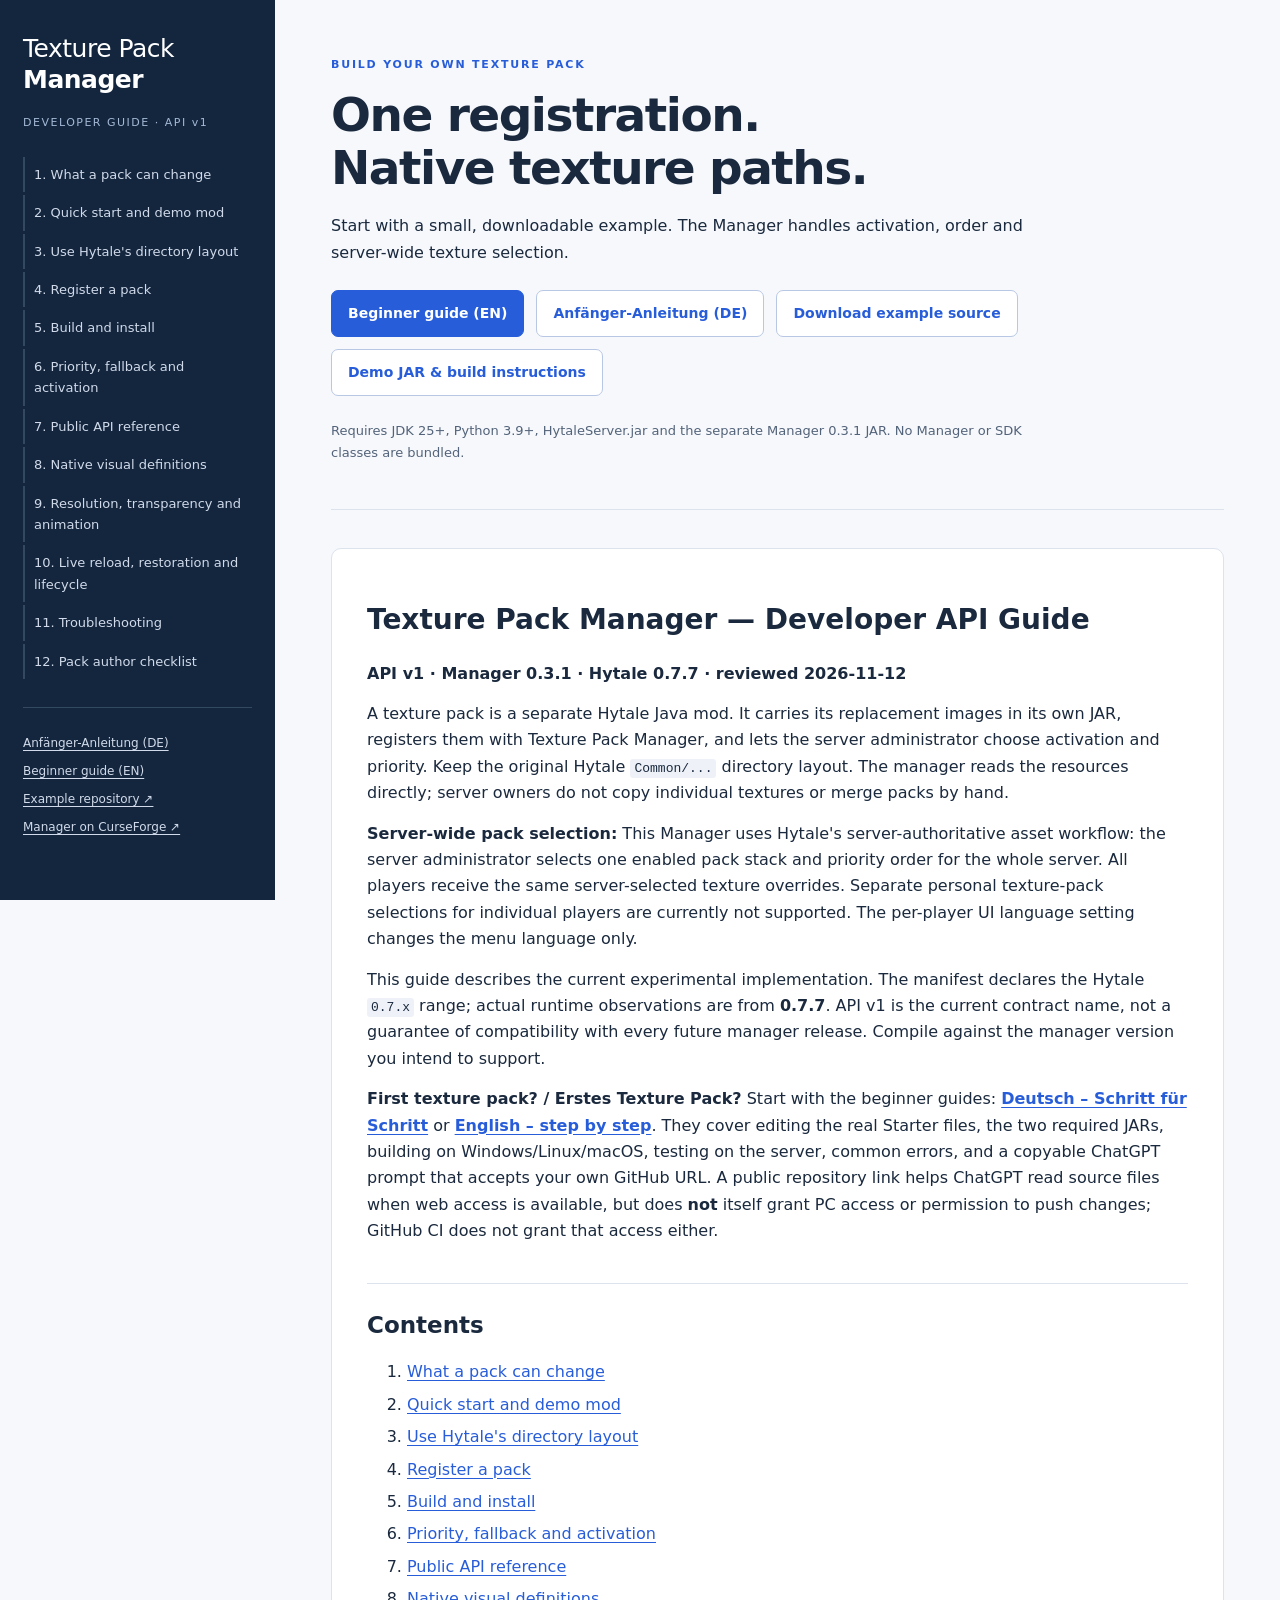
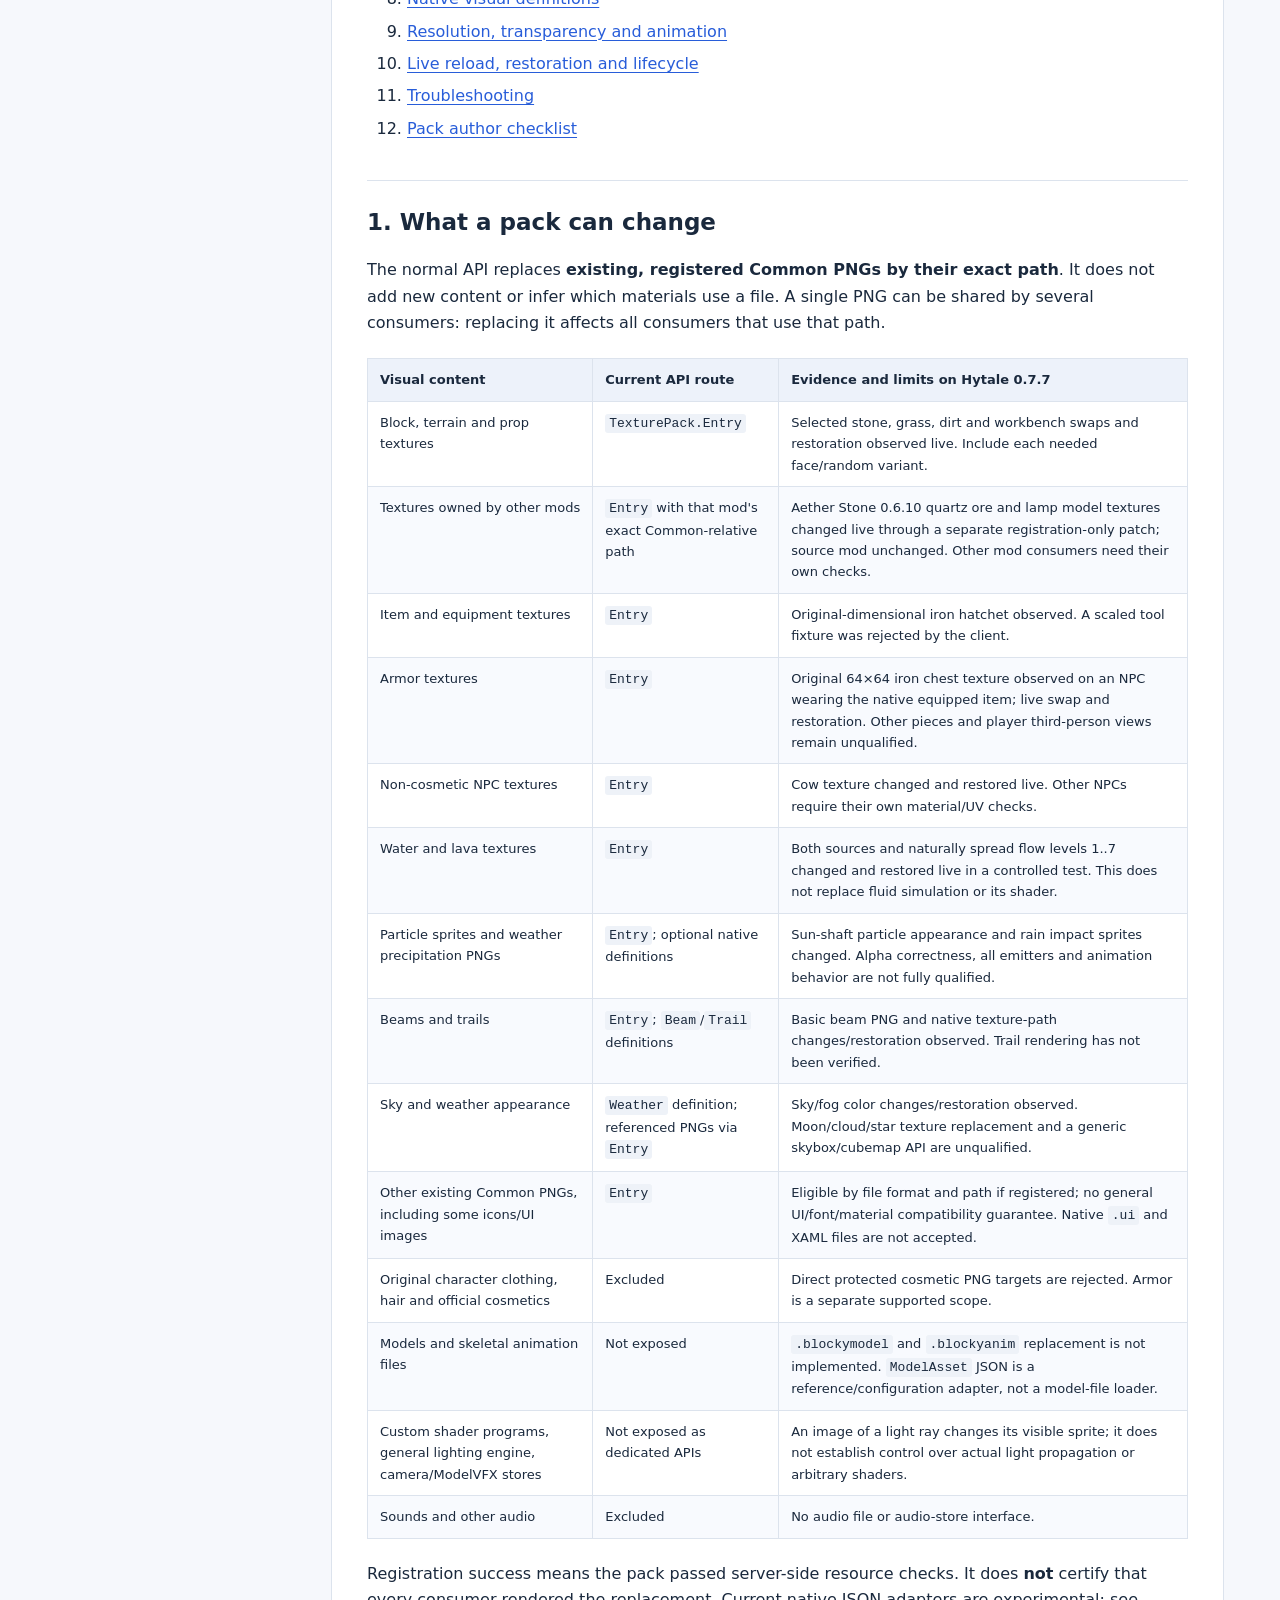
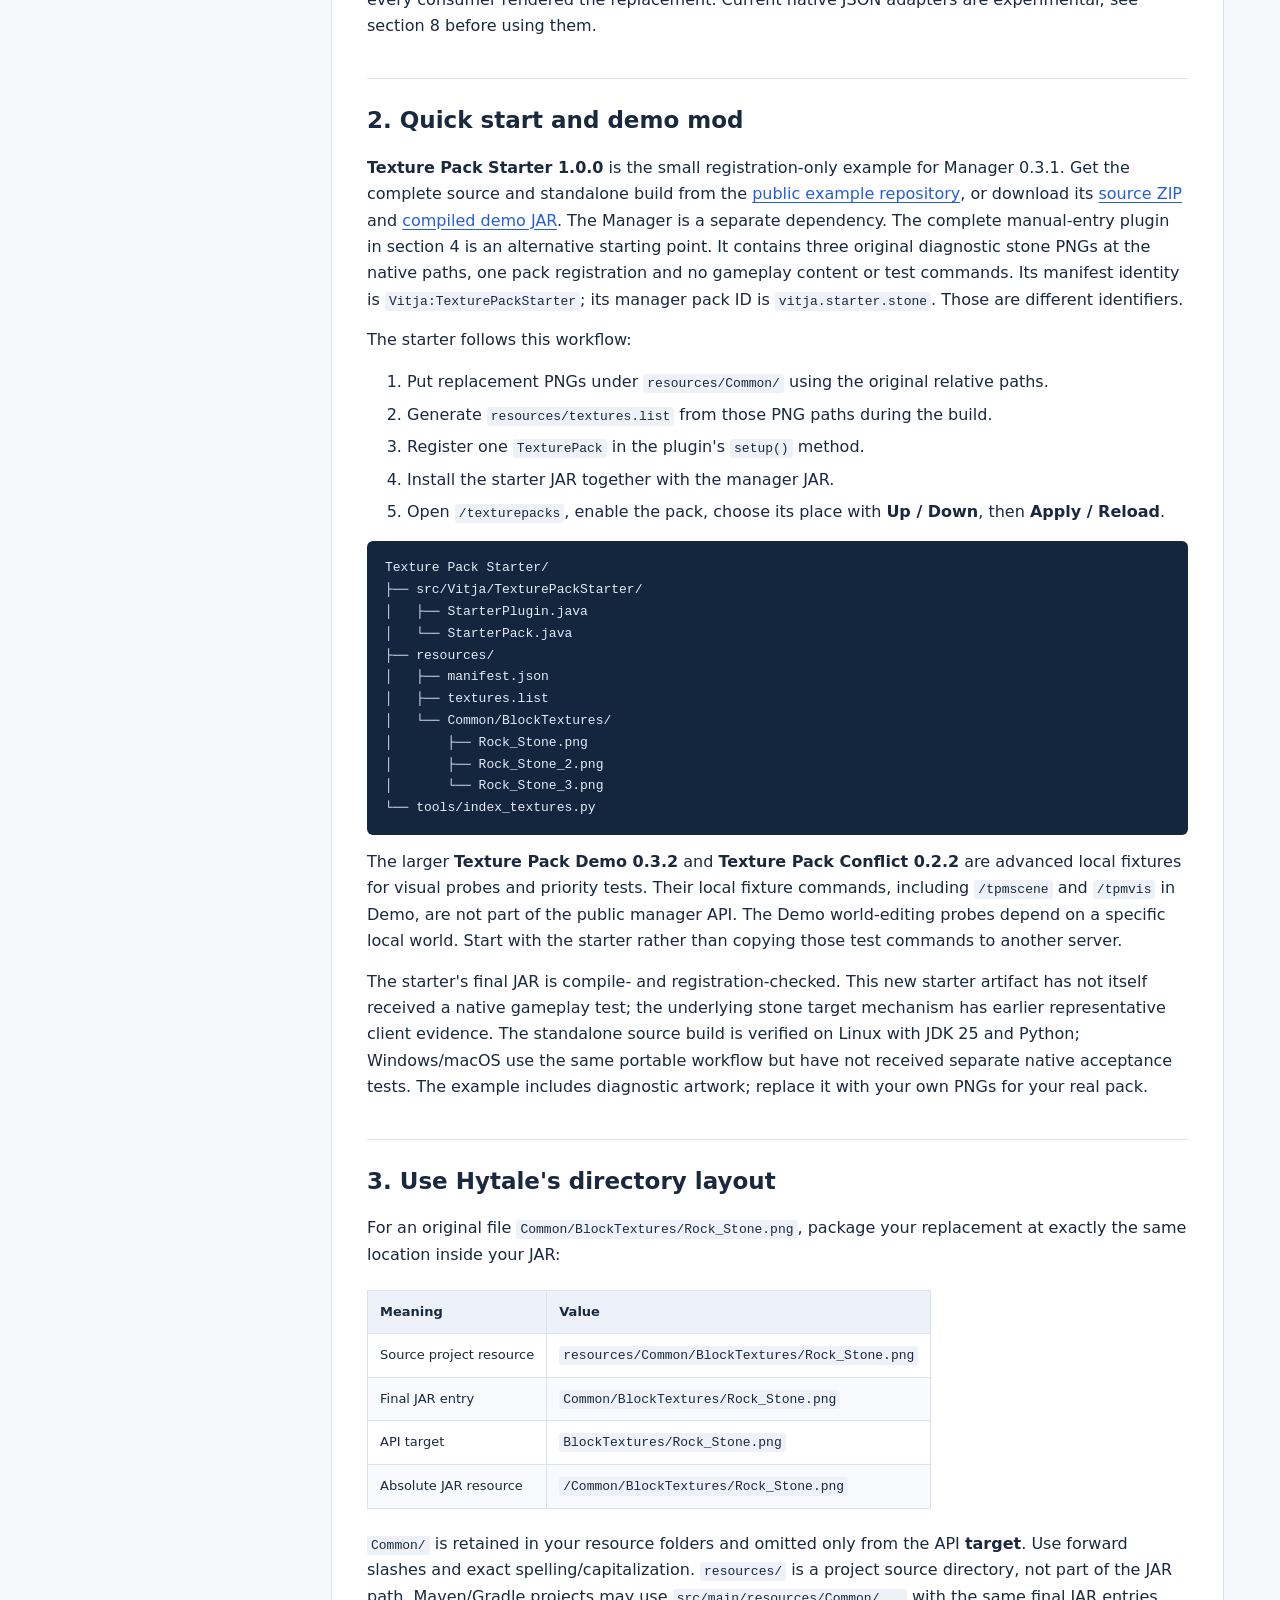
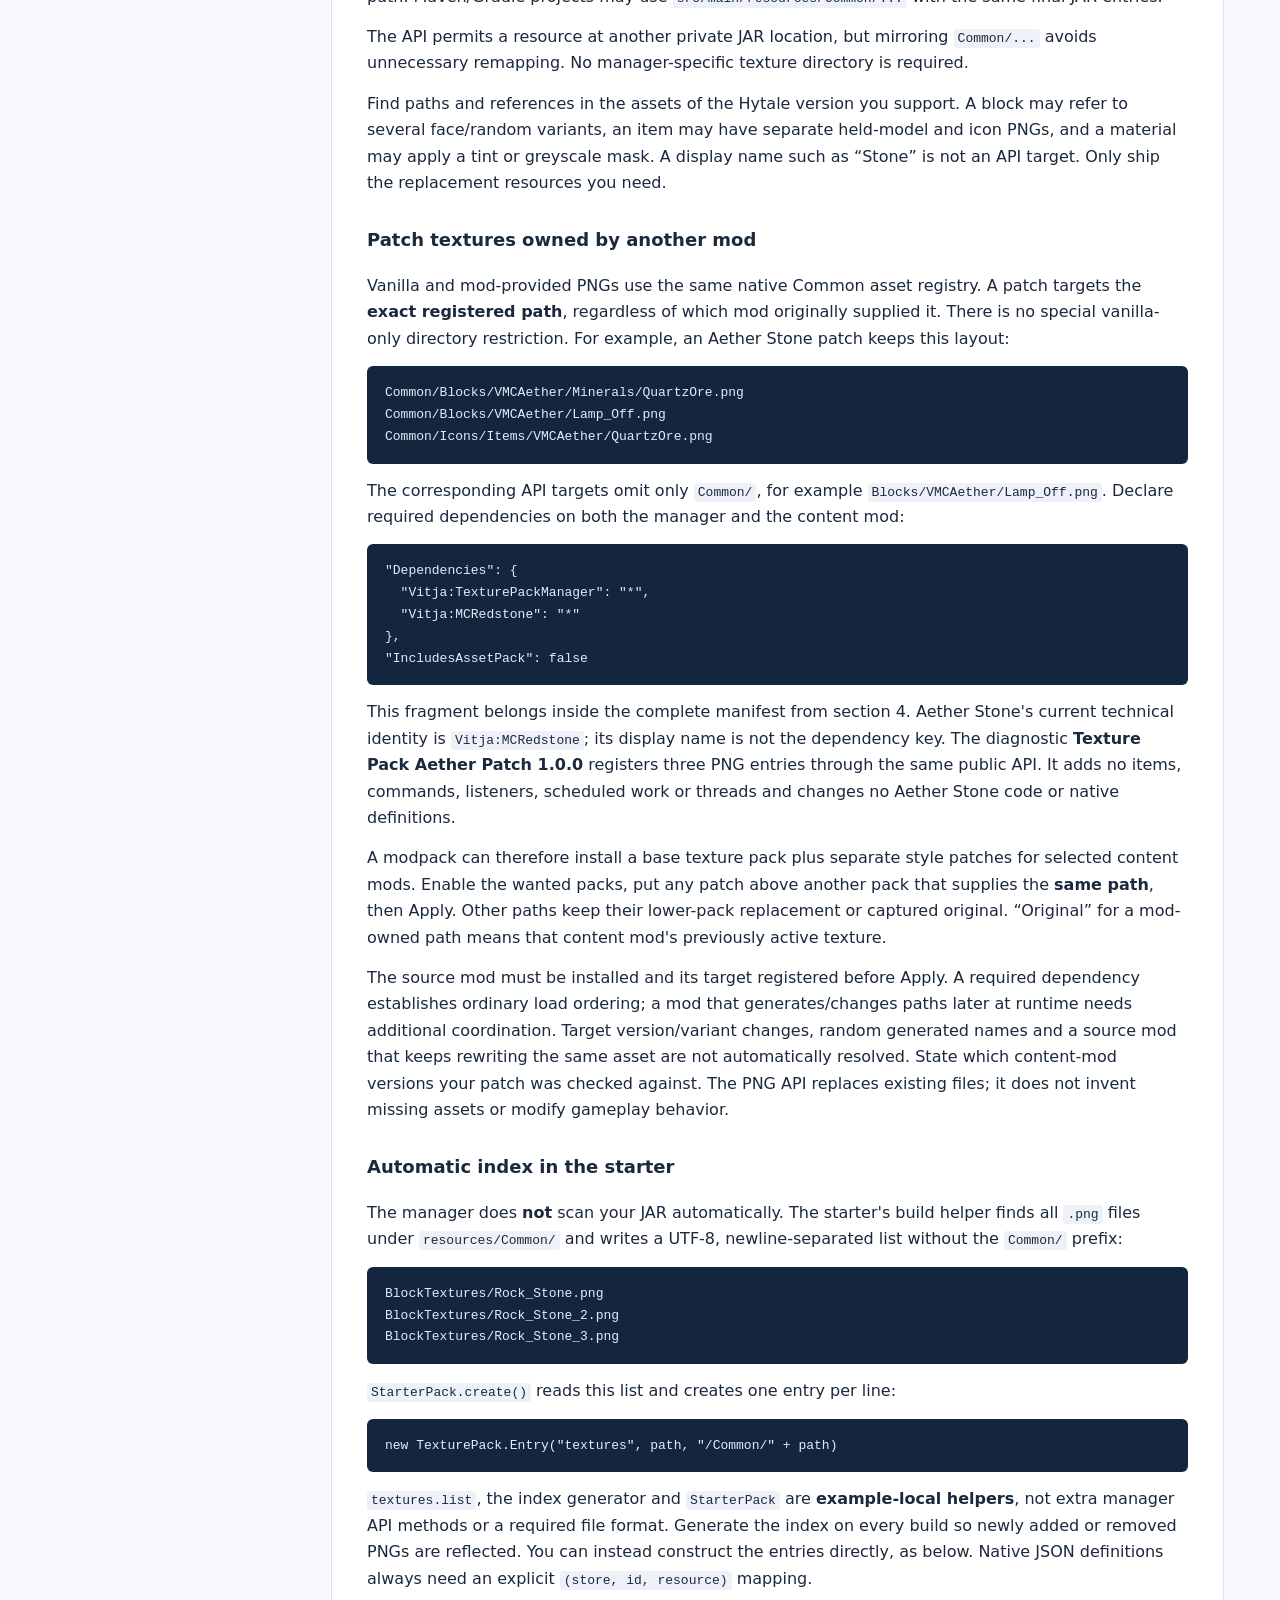
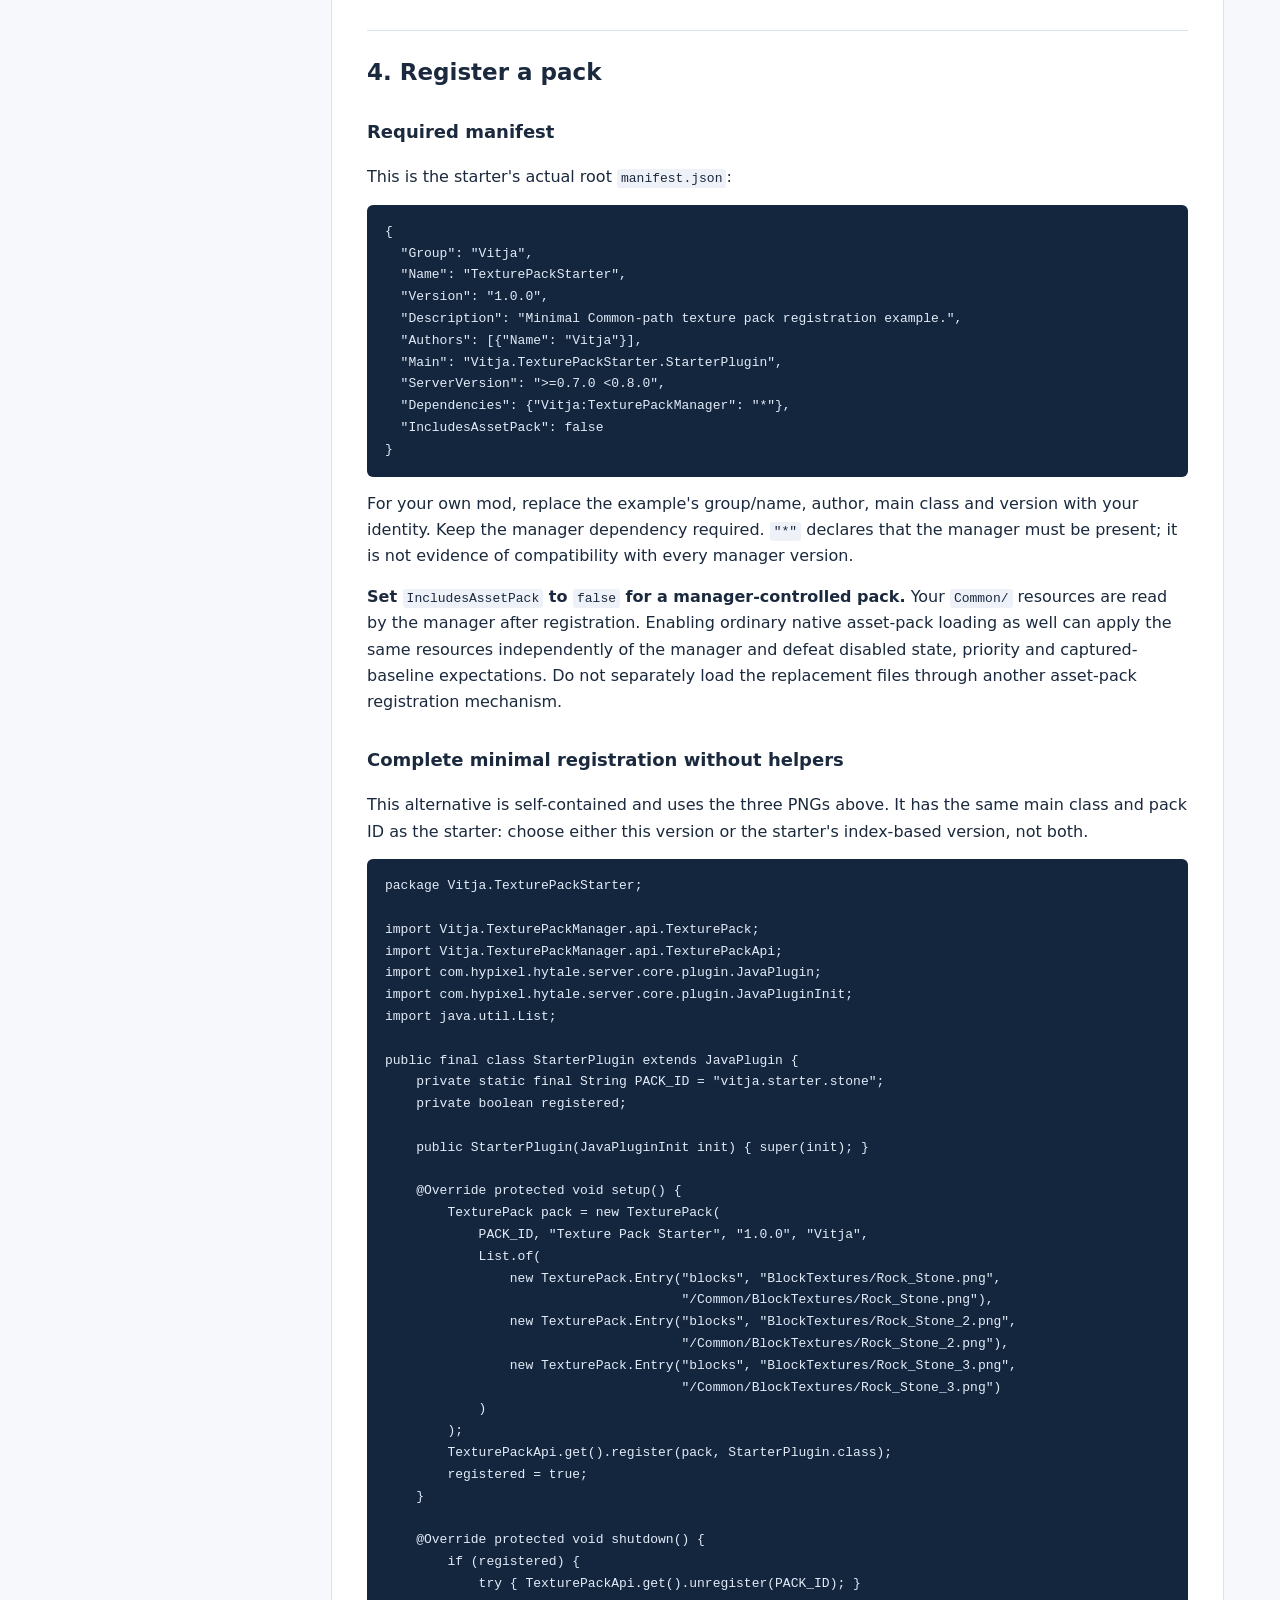
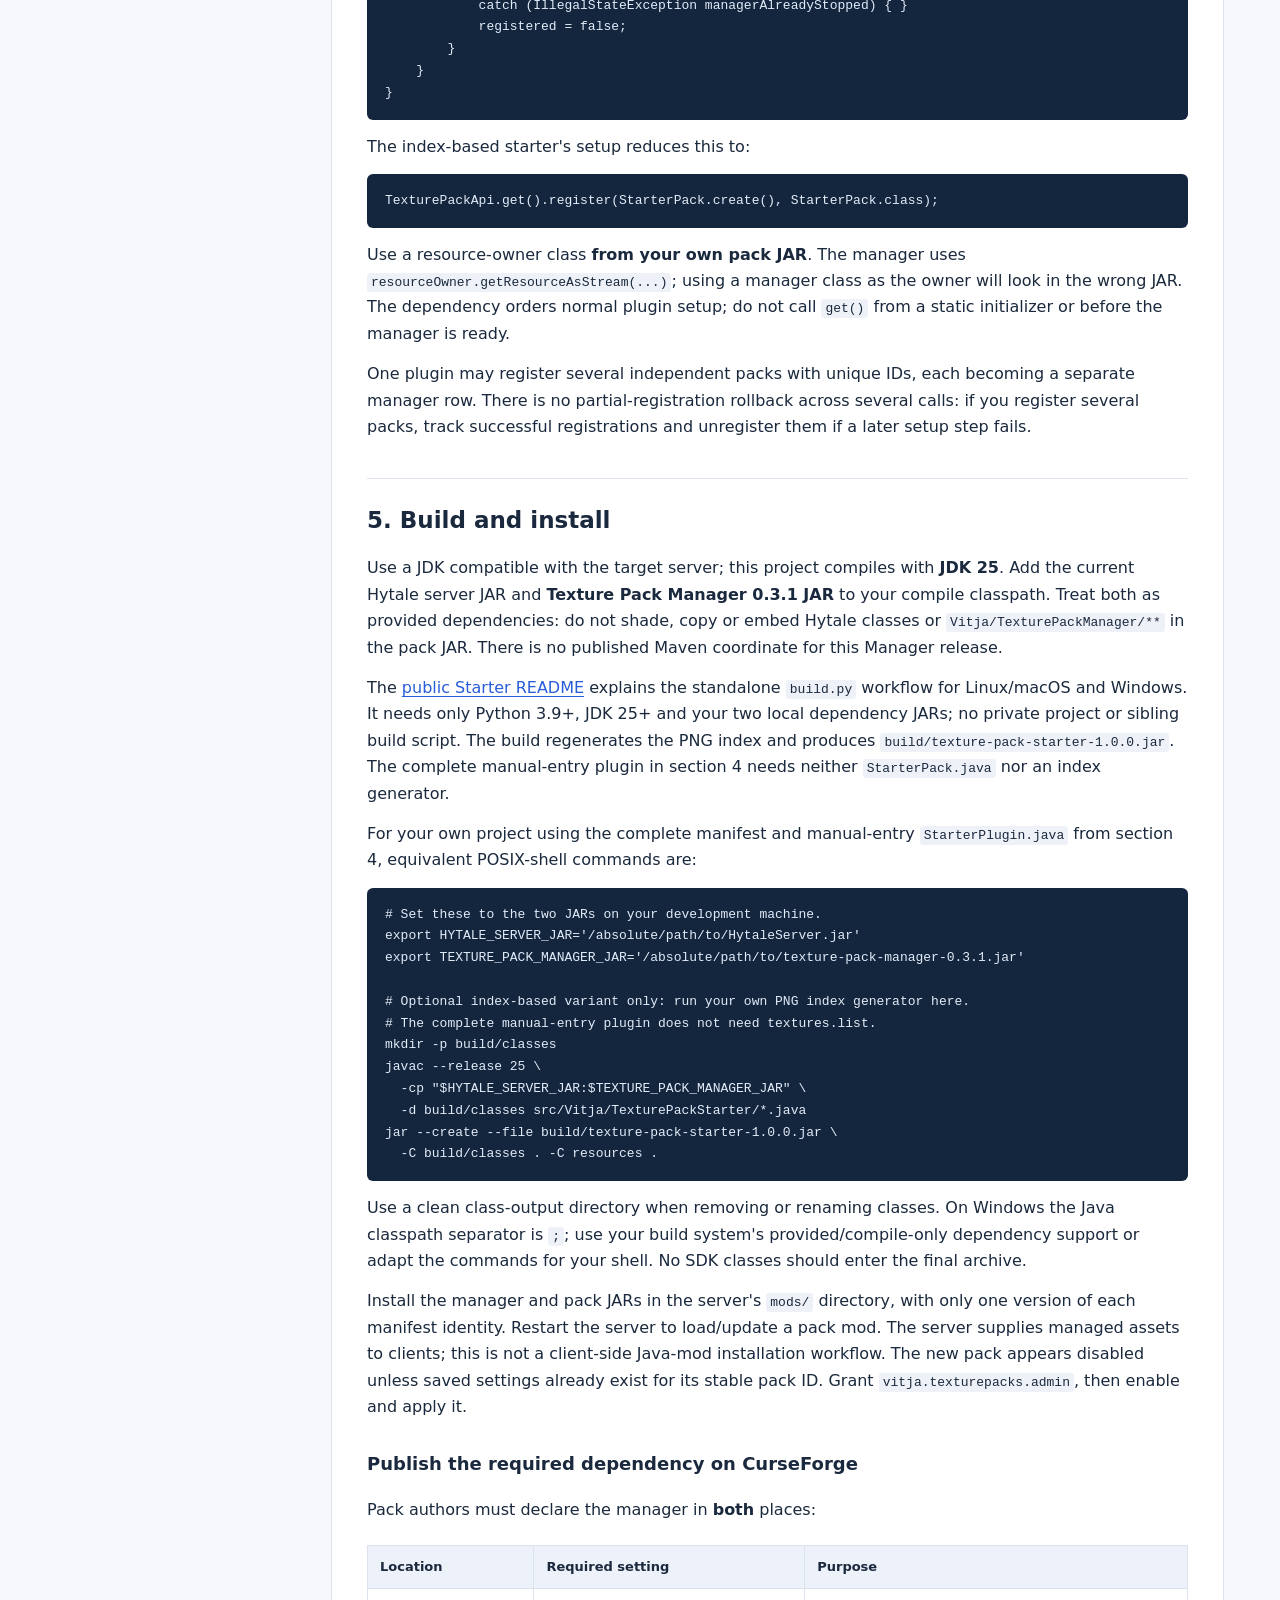
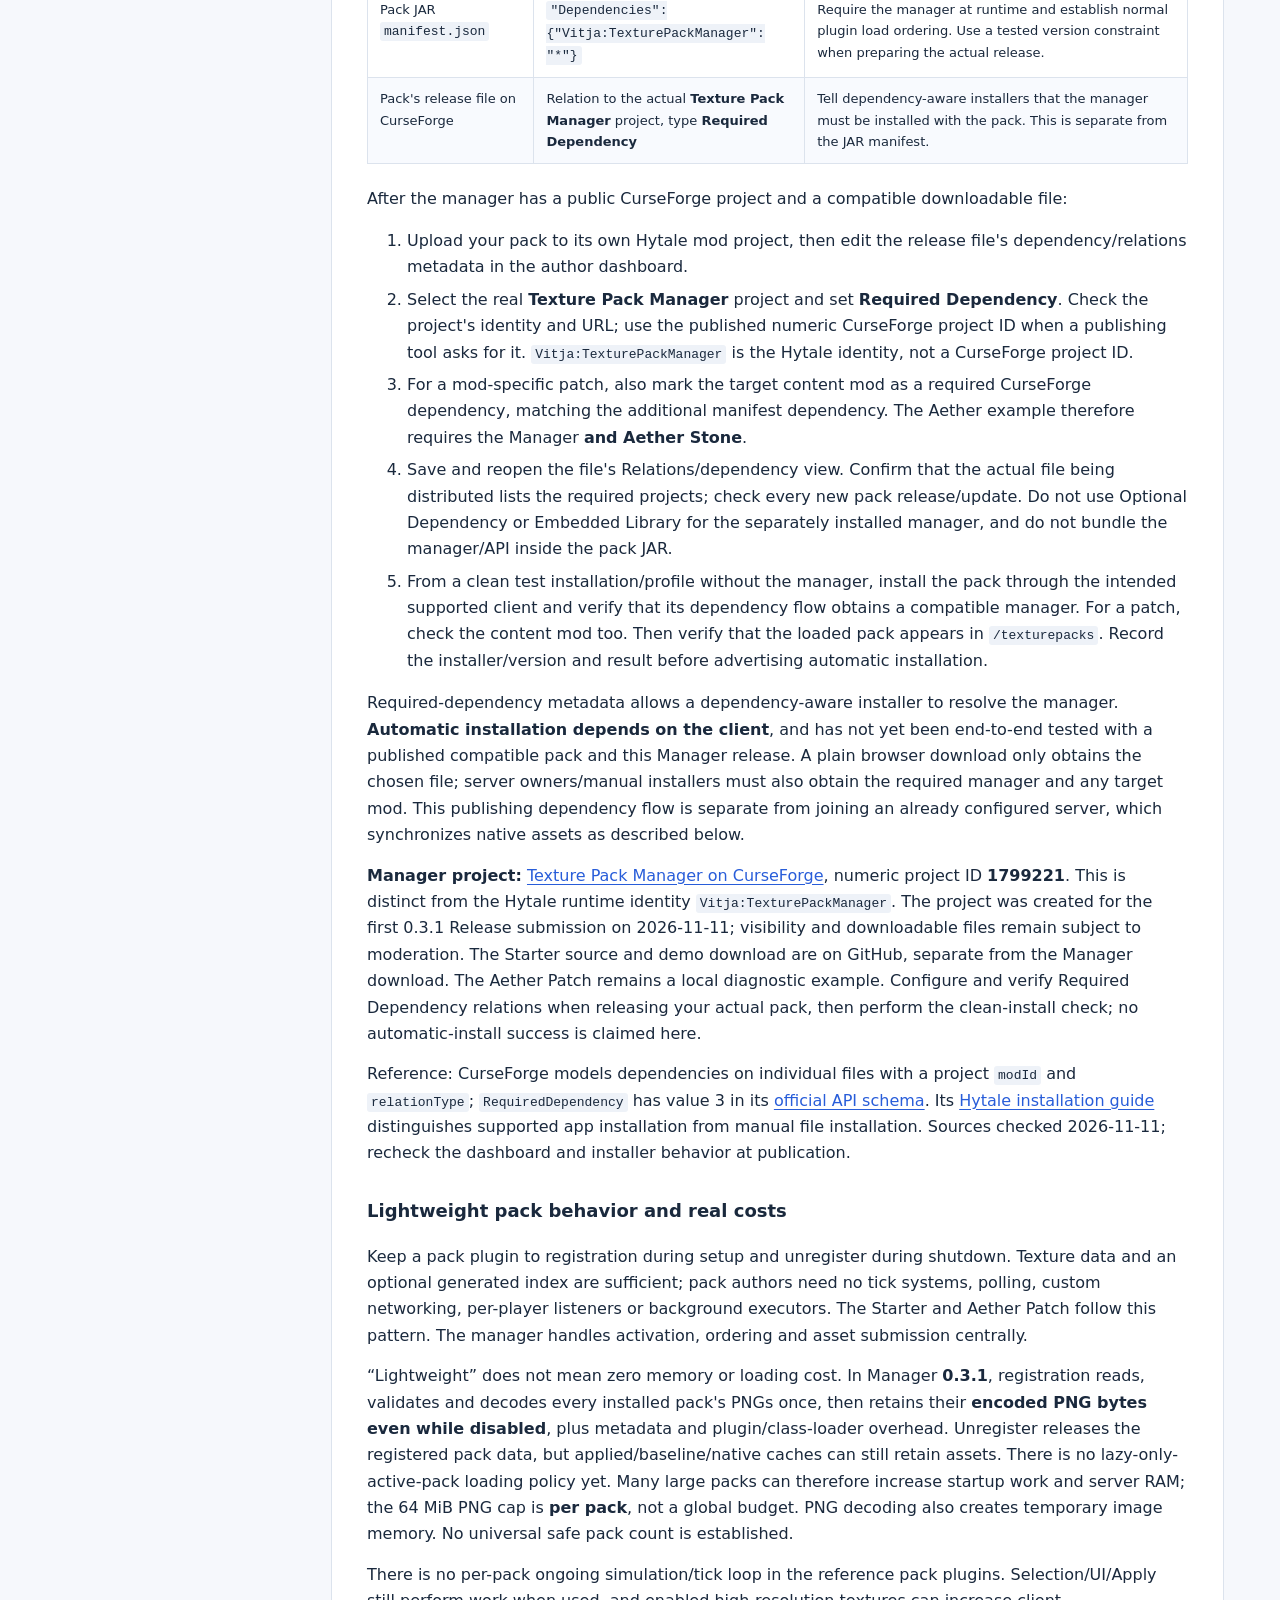
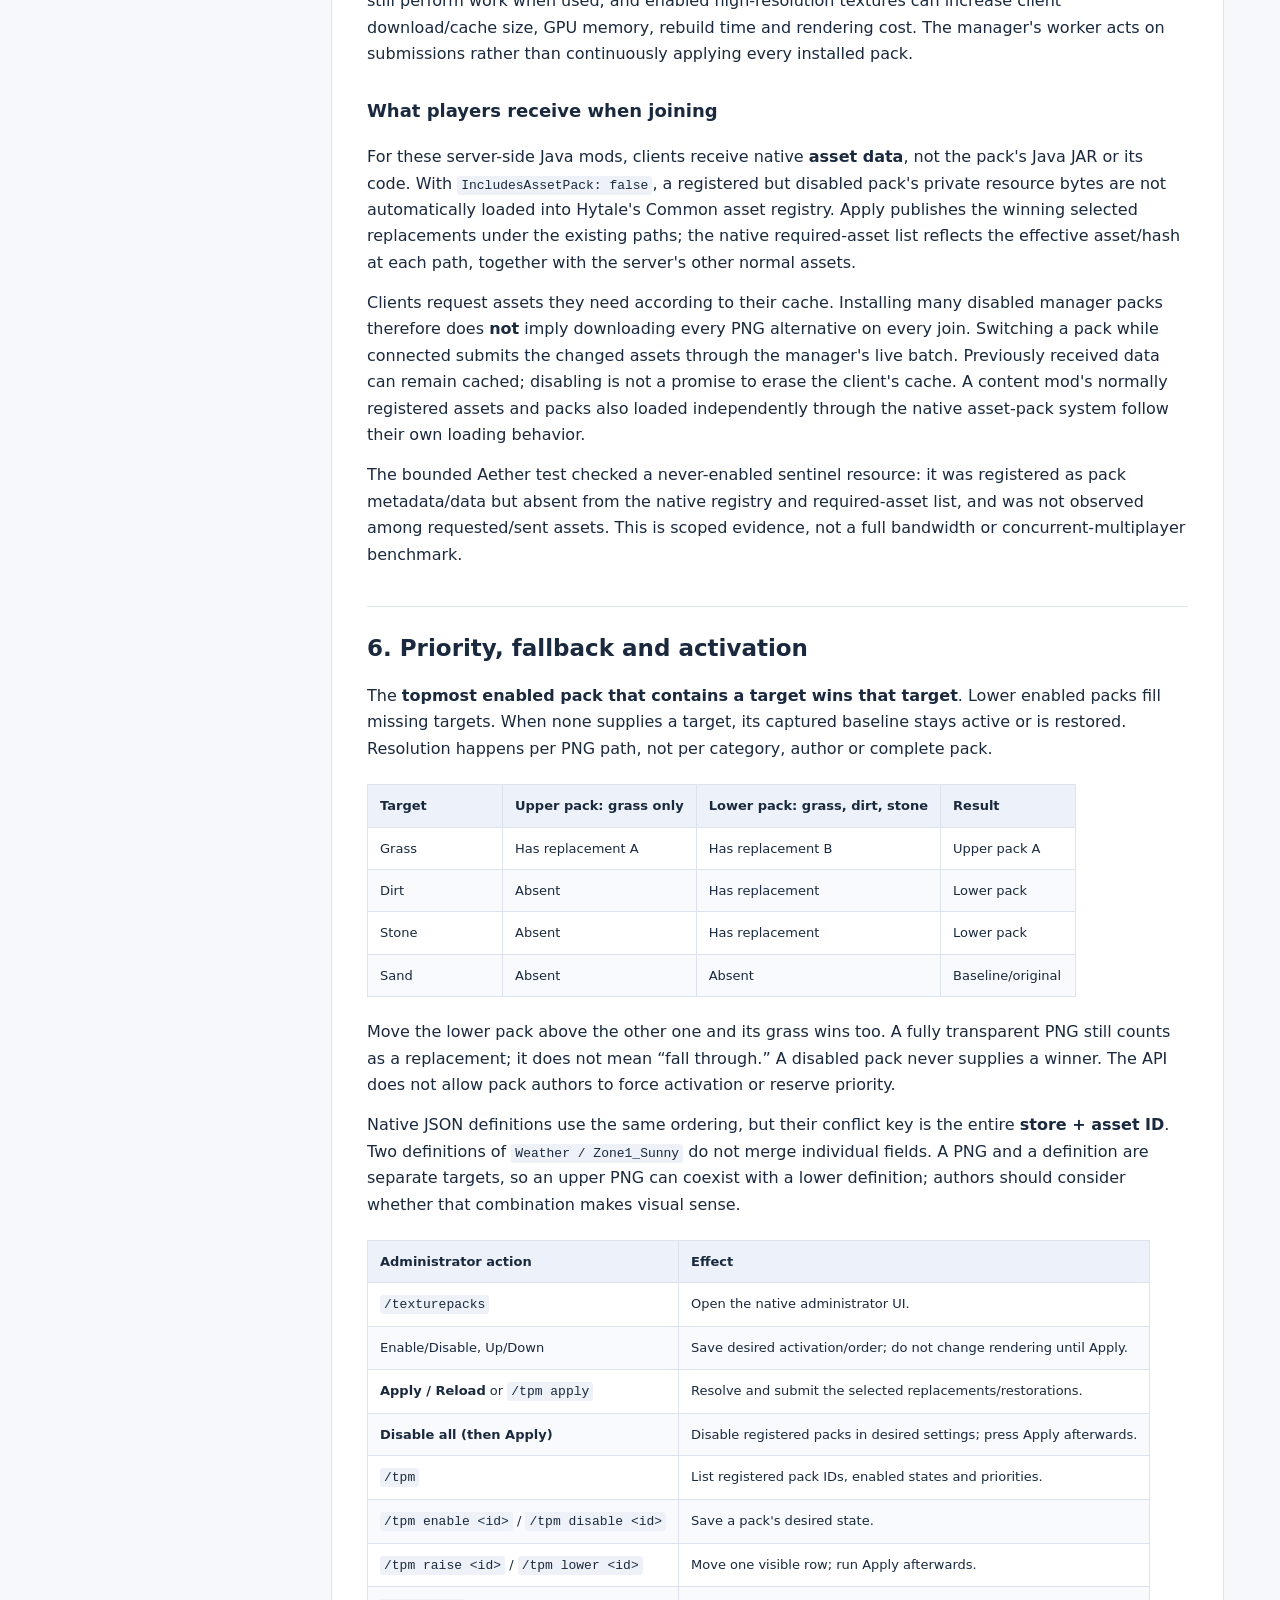
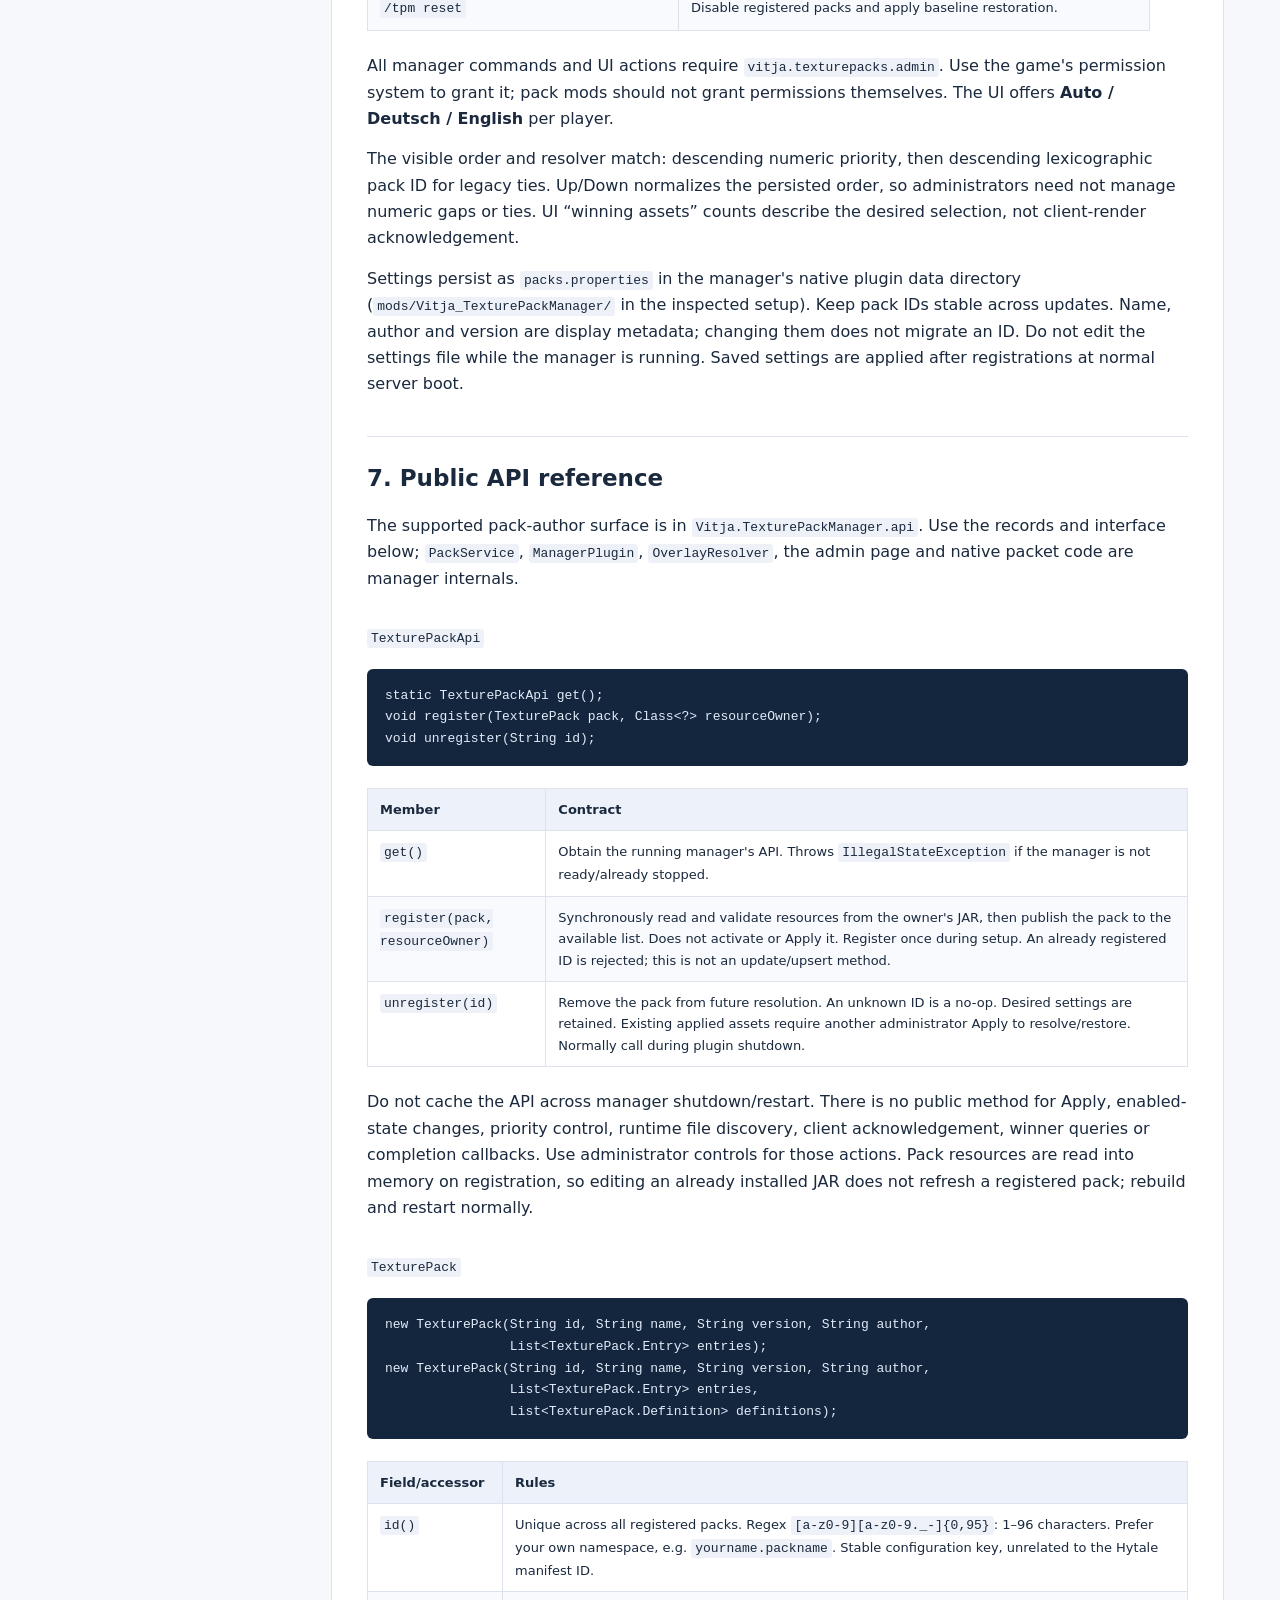
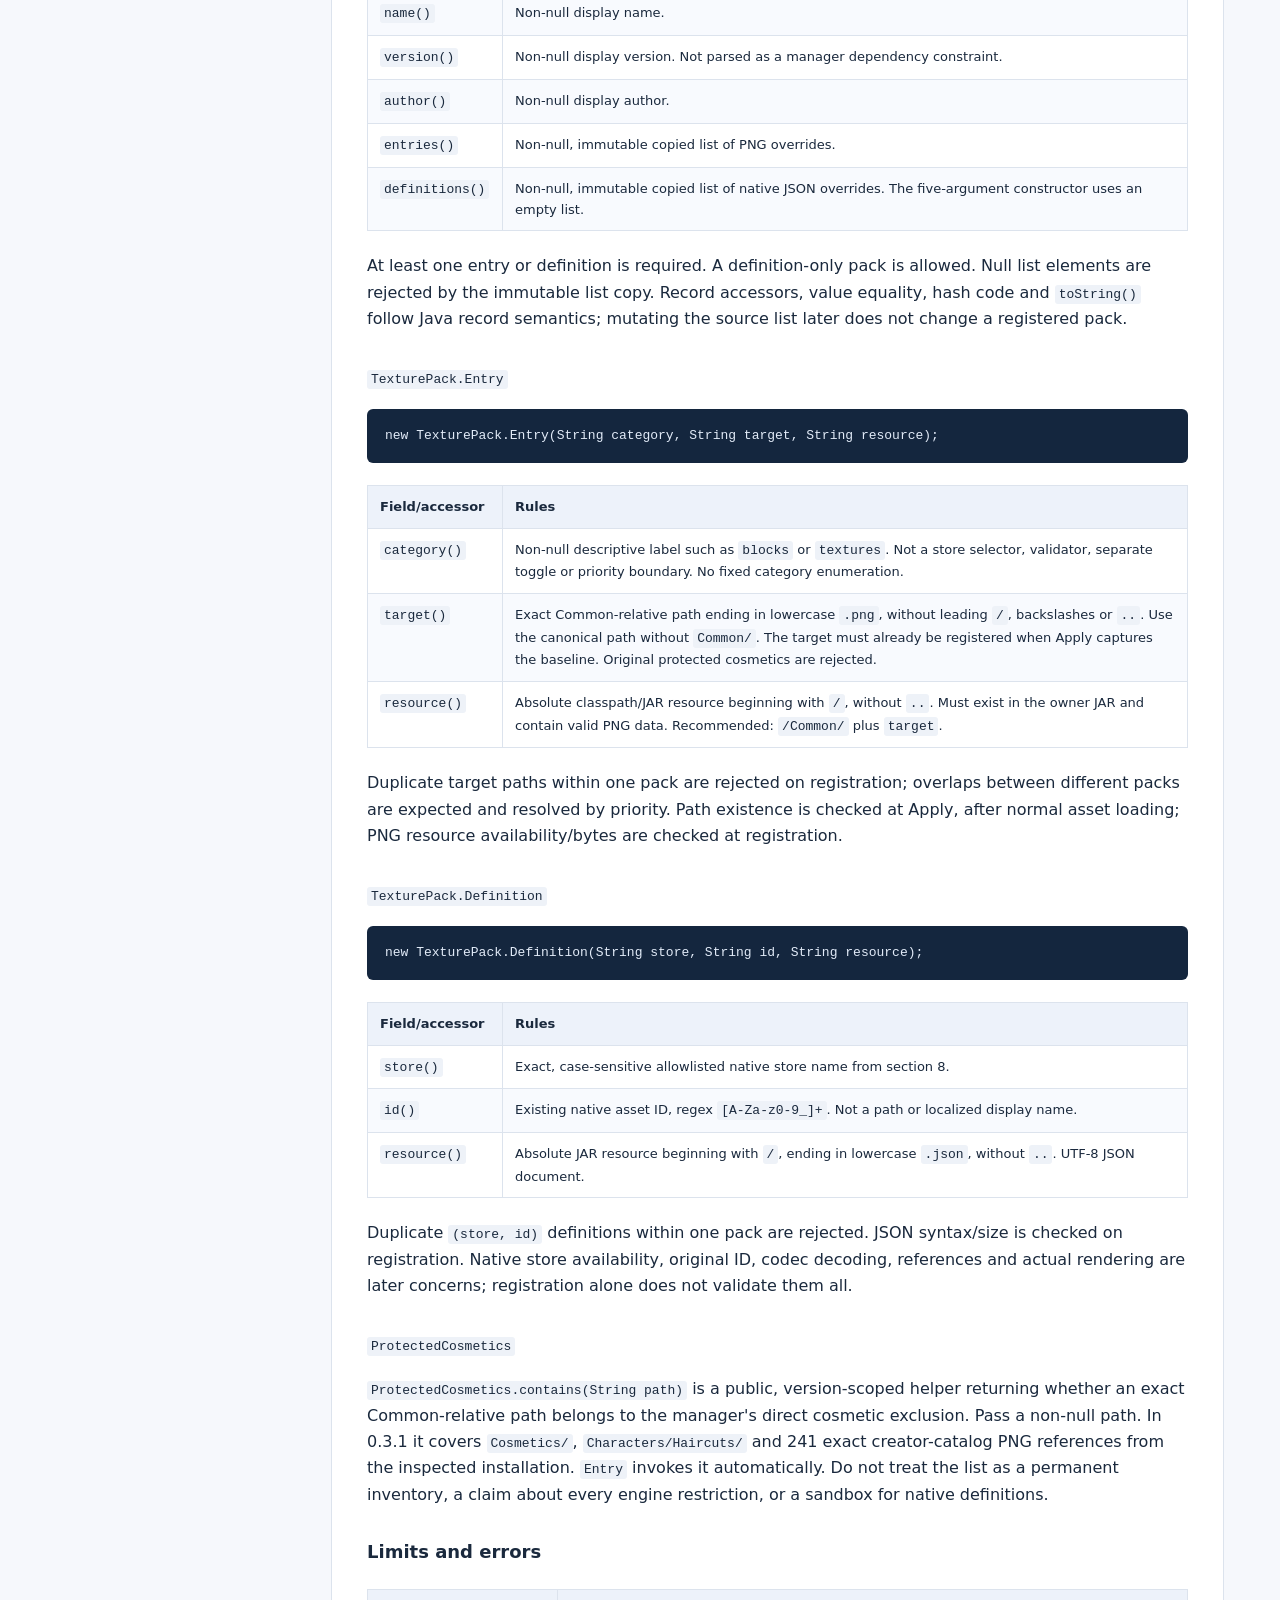
<file: docs/index.html>
<!doctype html>
<html lang="en"><head><meta charset="utf-8"><meta name="viewport" content="width=device-width, initial-scale=1">
<meta name="description" content="Texture Pack Manager API v1: build a lightweight Hytale texture-pack mod, use native paths and manage server-wide priority.">
<title>Texture Pack Manager — Developer Guide</title><link rel="stylesheet" href="style.css"></head>
<body><a class="skip" href="#guide">Skip to API guide</a>
<aside><a class="brand" href="#">Texture Pack<br><strong>Manager</strong></a><p class="version">DEVELOPER GUIDE · API v1</p>
<nav aria-label="API sections"><a href="#1-what-a-pack-can-change">1. What a pack can change</a><a href="#2-quick-start-and-demo-mod">2. Quick start and demo mod</a><a href="#3-use-hytales-directory-layout">3. Use Hytale&#x27;s directory layout</a><a href="#4-register-a-pack">4. Register a pack</a><a href="#5-build-and-install">5. Build and install</a><a href="#6-priority-fallback-and-activation">6. Priority, fallback and activation</a><a href="#7-public-api-reference">7. Public API reference</a><a href="#8-native-visual-definitions">8. Native visual definitions</a><a href="#9-resolution-transparency-and-animation">9. Resolution, transparency and animation</a><a href="#10-live-reload-restoration-and-lifecycle">10. Live reload, restoration and lifecycle</a><a href="#11-troubleshooting">11. Troubleshooting</a><a href="#12-pack-author-checklist">12. Pack author checklist</a></nav>
<div class="side-links"><a href="beginner-de.html">Anfänger-Anleitung (DE)</a><a href="beginner-en.html">Beginner guide (EN)</a><a href="https://github.com/Vltja/texture-pack-manager-examples">Example repository ↗</a><a href="https://www.curseforge.com/hytale/mods/texture-pack-manager">Manager on CurseForge ↗</a></div></aside>
<main><header class="intro"><p class="eyebrow">BUILD YOUR OWN TEXTURE PACK</p><h1>One registration.<br>Native texture paths.</h1>
<p>Start with a small, downloadable example. The Manager handles activation, order and server-wide texture selection.</p>
<div class="actions"><a class="primary" href="beginner-en.html">Beginner guide (EN)</a><a href="beginner-de.html">Anfänger-Anleitung (DE)</a><a href="https://github.com/Vltja/texture-pack-manager-examples/archive/refs/heads/main.zip">Download example source</a><a href="https://github.com/Vltja/texture-pack-manager-examples/releases/tag/v1.0.0">Demo JAR &amp; build instructions</a></div>
<p class="notice">Requires JDK 25+, Python 3.9+, HytaleServer.jar and the separate Manager 0.3.1 JAR. No Manager or SDK classes are bundled.</p></header>
<article id="guide"><h1 id="texture-pack-manager--developer-api-guide">Texture Pack Manager — Developer API Guide</h1>
<p><strong>API v1 · Manager 0.3.1 · Hytale 0.7.7 · reviewed 2026-11-12</strong></p>
<p>A texture pack is a separate Hytale Java mod. It carries its replacement images in its own JAR, registers them with Texture Pack Manager, and lets the server administrator choose activation and priority. Keep the original Hytale <code>Common/...</code> directory layout. The manager reads the resources directly; server owners do not copy individual textures or merge packs by hand.</p>
<p><strong>Server-wide pack selection:</strong> This Manager uses Hytale's server-authoritative asset workflow: the server administrator selects one enabled pack stack and priority order for the whole server. All players receive the same server-selected texture overrides. Separate personal texture-pack selections for individual players are currently not supported. The per-player UI language setting changes the menu language only.</p>
<p>This guide describes the current experimental implementation. The manifest declares the Hytale <code>0.7.x</code> range; actual runtime observations are from <strong>0.7.7</strong>. API v1 is the current contract name, not a guarantee of compatibility with every future manager release. Compile against the manager version you intend to support.</p>
<p><strong>First texture pack? / Erstes Texture Pack?</strong> Start with the beginner guides: <strong><a href="beginner-de.html">Deutsch – Schritt für Schritt</a></strong> or <strong><a href="beginner-en.html">English – step by step</a></strong>. They cover editing the real Starter files, the two required JARs, building on Windows/Linux/macOS, testing on the server, common errors, and a copyable ChatGPT prompt that accepts your own GitHub URL. A public repository link helps ChatGPT read source files when web access is available, but does <strong>not</strong> itself grant PC access or permission to push changes; GitHub CI does not grant that access either.</p>
<h2 id="contents">Contents</h2>
<ol>
<li><a href="#1-what-a-pack-can-change">What a pack can change</a></li>
<li><a href="#2-quick-start-and-demo-mod">Quick start and demo mod</a></li>
<li><a href="#3-use-hytales-directory-layout">Use Hytale's directory layout</a></li>
<li><a href="#4-register-a-pack">Register a pack</a></li>
<li><a href="#5-build-and-install">Build and install</a></li>
<li><a href="#6-priority-fallback-and-activation">Priority, fallback and activation</a></li>
<li><a href="#7-public-api-reference">Public API reference</a></li>
<li><a href="#8-native-visual-definitions">Native visual definitions</a></li>
<li><a href="#9-resolution-transparency-and-animation">Resolution, transparency and animation</a></li>
<li><a href="#10-live-reload-restoration-and-lifecycle">Live reload, restoration and lifecycle</a></li>
<li><a href="#11-troubleshooting">Troubleshooting</a></li>
<li><a href="#12-pack-author-checklist">Pack author checklist</a></li>
</ol>
<h2 id="1-what-a-pack-can-change">1. What a pack can change</h2>
<p>The normal API replaces <strong>existing, registered Common PNGs by their exact path</strong>. It does not add new content or infer which materials use a file. A single PNG can be shared by several consumers: replacing it affects all consumers that use that path.</p>
<table>
<thead>
<tr>
<th>Visual content</th>
<th>Current API route</th>
<th>Evidence and limits on Hytale 0.7.7</th>
</tr>
</thead>
<tbody>
<tr>
<td>Block, terrain and prop textures</td>
<td><code>TexturePack.Entry</code></td>
<td>Selected stone, grass, dirt and workbench swaps and restoration observed live. Include each needed face/random variant.</td>
</tr>
<tr>
<td>Textures owned by other mods</td>
<td><code>Entry</code> with that mod's exact Common-relative path</td>
<td>Aether Stone 0.6.10 quartz ore and lamp model textures changed live through a separate registration-only patch; source mod unchanged. Other mod consumers need their own checks.</td>
</tr>
<tr>
<td>Item and equipment textures</td>
<td><code>Entry</code></td>
<td>Original-dimensional iron hatchet observed. A scaled tool fixture was rejected by the client.</td>
</tr>
<tr>
<td>Armor textures</td>
<td><code>Entry</code></td>
<td>Original 64×64 iron chest texture observed on an NPC wearing the native equipped item; live swap and restoration. Other pieces and player third-person views remain unqualified.</td>
</tr>
<tr>
<td>Non-cosmetic NPC textures</td>
<td><code>Entry</code></td>
<td>Cow texture changed and restored live. Other NPCs require their own material/UV checks.</td>
</tr>
<tr>
<td>Water and lava textures</td>
<td><code>Entry</code></td>
<td>Both sources and naturally spread flow levels 1..7 changed and restored live in a controlled test. This does not replace fluid simulation or its shader.</td>
</tr>
<tr>
<td>Particle sprites and weather precipitation PNGs</td>
<td><code>Entry</code>; optional native definitions</td>
<td>Sun-shaft particle appearance and rain impact sprites changed. Alpha correctness, all emitters and animation behavior are not fully qualified.</td>
</tr>
<tr>
<td>Beams and trails</td>
<td><code>Entry</code>; <code>Beam</code>/<code>Trail</code> definitions</td>
<td>Basic beam PNG and native texture-path changes/restoration observed. Trail rendering has not been verified.</td>
</tr>
<tr>
<td>Sky and weather appearance</td>
<td><code>Weather</code> definition; referenced PNGs via <code>Entry</code></td>
<td>Sky/fog color changes/restoration observed. Moon/cloud/star texture replacement and a generic skybox/cubemap API are unqualified.</td>
</tr>
<tr>
<td>Other existing Common PNGs, including some icons/UI images</td>
<td><code>Entry</code></td>
<td>Eligible by file format and path if registered; no general UI/font/material compatibility guarantee. Native <code>.ui</code> and XAML files are not accepted.</td>
</tr>
<tr>
<td>Original character clothing, hair and official cosmetics</td>
<td>Excluded</td>
<td>Direct protected cosmetic PNG targets are rejected. Armor is a separate supported scope.</td>
</tr>
<tr>
<td>Models and skeletal animation files</td>
<td>Not exposed</td>
<td><code>.blockymodel</code> and <code>.blockyanim</code> replacement is not implemented. <code>ModelAsset</code> JSON is a reference/configuration adapter, not a model-file loader.</td>
</tr>
<tr>
<td>Custom shader programs, general lighting engine, camera/ModelVFX stores</td>
<td>Not exposed as dedicated APIs</td>
<td>An image of a light ray changes its visible sprite; it does not establish control over actual light propagation or arbitrary shaders.</td>
</tr>
<tr>
<td>Sounds and other audio</td>
<td>Excluded</td>
<td>No audio file or audio-store interface.</td>
</tr>
</tbody>
</table>
<p>Registration success means the pack passed server-side resource checks. It does <strong>not</strong> certify that every consumer rendered the replacement. Current native JSON adapters are experimental; see section 8 before using them.</p>
<h2 id="2-quick-start-and-demo-mod">2. Quick start and demo mod</h2>
<p><strong>Texture Pack Starter 1.0.0</strong> is the small registration-only example for Manager 0.3.1. Get the complete source and standalone build from the <a href="https://github.com/Vltja/texture-pack-manager-examples">public example repository</a>, or download its <a href="https://github.com/Vltja/texture-pack-manager-examples/archive/refs/tags/v1.0.0.zip">source ZIP</a> and <a href="https://github.com/Vltja/texture-pack-manager-examples/releases/download/v1.0.0/texture-pack-starter-1.0.0.jar">compiled demo JAR</a>. The Manager is a separate dependency. The complete manual-entry plugin in section 4 is an alternative starting point. It contains three original diagnostic stone PNGs at the native paths, one pack registration and no gameplay content or test commands. Its manifest identity is <code>Vitja:TexturePackStarter</code>; its manager pack ID is <code>vitja.starter.stone</code>. Those are different identifiers.</p>
<p>The starter follows this workflow:</p>
<ol>
<li>Put replacement PNGs under <code>resources/Common/</code> using the original relative paths.</li>
<li>Generate <code>resources/textures.list</code> from those PNG paths during the build.</li>
<li>Register one <code>TexturePack</code> in the plugin's <code>setup()</code> method.</li>
<li>Install the starter JAR together with the manager JAR.</li>
<li>Open <code>/texturepacks</code>, enable the pack, choose its place with <strong>Up / Down</strong>, then <strong>Apply / Reload</strong>.</li>
</ol>
<pre><code class="language-text">Texture Pack Starter/
├── src/Vitja/TexturePackStarter/
│   ├── StarterPlugin.java
│   └── StarterPack.java
├── resources/
│   ├── manifest.json
│   ├── textures.list
│   └── Common/BlockTextures/
│       ├── Rock_Stone.png
│       ├── Rock_Stone_2.png
│       └── Rock_Stone_3.png
└── tools/index_textures.py
</code></pre>
<p>The larger <strong>Texture Pack Demo 0.3.2</strong> and <strong>Texture Pack Conflict 0.2.2</strong> are advanced local fixtures for visual probes and priority tests. Their local fixture commands, including <code>/tpmscene</code> and <code>/tpmvis</code> in Demo, are not part of the public manager API. The Demo world-editing probes depend on a specific local world. Start with the starter rather than copying those test commands to another server.</p>
<p>The starter's final JAR is compile- and registration-checked. This new starter artifact has not itself received a native gameplay test; the underlying stone target mechanism has earlier representative client evidence. The standalone source build is verified on Linux with JDK 25 and Python; Windows/macOS use the same portable workflow but have not received separate native acceptance tests. The example includes diagnostic artwork; replace it with your own PNGs for your real pack.</p>
<h2 id="3-use-hytales-directory-layout">3. Use Hytale's directory layout</h2>
<p>For an original file <code>Common/BlockTextures/Rock_Stone.png</code>, package your replacement at exactly the same location inside your JAR:</p>
<table>
<thead>
<tr>
<th>Meaning</th>
<th>Value</th>
</tr>
</thead>
<tbody>
<tr>
<td>Source project resource</td>
<td><code>resources/Common/BlockTextures/Rock_Stone.png</code></td>
</tr>
<tr>
<td>Final JAR entry</td>
<td><code>Common/BlockTextures/Rock_Stone.png</code></td>
</tr>
<tr>
<td>API target</td>
<td><code>BlockTextures/Rock_Stone.png</code></td>
</tr>
<tr>
<td>Absolute JAR resource</td>
<td><code>/Common/BlockTextures/Rock_Stone.png</code></td>
</tr>
</tbody>
</table>
<p><code>Common/</code> is retained in your resource folders and omitted only from the API <strong>target</strong>. Use forward slashes and exact spelling/capitalization. <code>resources/</code> is a project source directory, not part of the JAR path. Maven/Gradle projects may use <code>src/main/resources/Common/...</code> with the same final JAR entries.</p>
<p>The API permits a resource at another private JAR location, but mirroring <code>Common/...</code> avoids unnecessary remapping. No manager-specific texture directory is required.</p>
<p>Find paths and references in the assets of the Hytale version you support. A block may refer to several face/random variants, an item may have separate held-model and icon PNGs, and a material may apply a tint or greyscale mask. A display name such as “Stone” is not an API target. Only ship the replacement resources you need.</p>
<h3 id="patch-textures-owned-by-another-mod">Patch textures owned by another mod</h3>
<p>Vanilla and mod-provided PNGs use the same native Common asset registry. A patch targets the <strong>exact registered path</strong>, regardless of which mod originally supplied it. There is no special vanilla-only directory restriction. For example, an Aether Stone patch keeps this layout:</p>
<pre><code class="language-text">Common/Blocks/VMCAether/Minerals/QuartzOre.png
Common/Blocks/VMCAether/Lamp_Off.png
Common/Icons/Items/VMCAether/QuartzOre.png
</code></pre>
<p>The corresponding API targets omit only <code>Common/</code>, for example <code>Blocks/VMCAether/Lamp_Off.png</code>. Declare required dependencies on both the manager and the content mod:</p>
<pre><code class="language-json">&quot;Dependencies&quot;: {
  &quot;Vitja:TexturePackManager&quot;: &quot;*&quot;,
  &quot;Vitja:MCRedstone&quot;: &quot;*&quot;
},
&quot;IncludesAssetPack&quot;: false
</code></pre>
<p>This fragment belongs inside the complete manifest from section 4. Aether Stone's current technical identity is <code>Vitja:MCRedstone</code>; its display name is not the dependency key. The diagnostic <strong>Texture Pack Aether Patch 1.0.0</strong> registers three PNG entries through the same public API. It adds no items, commands, listeners, scheduled work or threads and changes no Aether Stone code or native definitions.</p>
<p>A modpack can therefore install a base texture pack plus separate style patches for selected content mods. Enable the wanted packs, put any patch above another pack that supplies the <strong>same path</strong>, then Apply. Other paths keep their lower-pack replacement or captured original. “Original” for a mod-owned path means that content mod's previously active texture.</p>
<p>The source mod must be installed and its target registered before Apply. A required dependency establishes ordinary load ordering; a mod that generates/changes paths later at runtime needs additional coordination. Target version/variant changes, random generated names and a source mod that keeps rewriting the same asset are not automatically resolved. State which content-mod versions your patch was checked against. The PNG API replaces existing files; it does not invent missing assets or modify gameplay behavior.</p>
<h3 id="automatic-index-in-the-starter">Automatic index in the starter</h3>
<p>The manager does <strong>not</strong> scan your JAR automatically. The starter's build helper finds all <code>.png</code> files under <code>resources/Common/</code> and writes a UTF-8, newline-separated list without the <code>Common/</code> prefix:</p>
<pre><code class="language-text">BlockTextures/Rock_Stone.png
BlockTextures/Rock_Stone_2.png
BlockTextures/Rock_Stone_3.png
</code></pre>
<p><code>StarterPack.create()</code> reads this list and creates one entry per line:</p>
<pre><code class="language-java">new TexturePack.Entry(&quot;textures&quot;, path, &quot;/Common/&quot; + path)
</code></pre>
<p><code>textures.list</code>, the index generator and <code>StarterPack</code> are <strong>example-local helpers</strong>, not extra manager API methods or a required file format. Generate the index on every build so newly added or removed PNGs are reflected. You can instead construct the entries directly, as below. Native JSON definitions always need an explicit <code>(store, id, resource)</code> mapping.</p>
<h2 id="4-register-a-pack">4. Register a pack</h2>
<h3 id="required-manifest">Required manifest</h3>
<p>This is the starter's actual root <code>manifest.json</code>:</p>
<pre><code class="language-json">{
  &quot;Group&quot;: &quot;Vitja&quot;,
  &quot;Name&quot;: &quot;TexturePackStarter&quot;,
  &quot;Version&quot;: &quot;1.0.0&quot;,
  &quot;Description&quot;: &quot;Minimal Common-path texture pack registration example.&quot;,
  &quot;Authors&quot;: [{&quot;Name&quot;: &quot;Vitja&quot;}],
  &quot;Main&quot;: &quot;Vitja.TexturePackStarter.StarterPlugin&quot;,
  &quot;ServerVersion&quot;: &quot;&gt;=0.7.0 &lt;0.8.0&quot;,
  &quot;Dependencies&quot;: {&quot;Vitja:TexturePackManager&quot;: &quot;*&quot;},
  &quot;IncludesAssetPack&quot;: false
}
</code></pre>
<p>For your own mod, replace the example's group/name, author, main class and version with your identity. Keep the manager dependency required. <code>&quot;*&quot;</code> declares that the manager must be present; it is not evidence of compatibility with every manager version.</p>
<p><strong>Set <code>IncludesAssetPack</code> to <code>false</code> for a manager-controlled pack.</strong> Your <code>Common/</code> resources are read by the manager after registration. Enabling ordinary native asset-pack loading as well can apply the same resources independently of the manager and defeat disabled state, priority and captured-baseline expectations. Do not separately load the replacement files through another asset-pack registration mechanism.</p>
<h3 id="complete-minimal-registration-without-helpers">Complete minimal registration without helpers</h3>
<p>This alternative is self-contained and uses the three PNGs above. It has the same main class and pack ID as the starter: choose either this version or the starter's index-based version, not both.</p>
<pre><code class="language-java">package Vitja.TexturePackStarter;

import Vitja.TexturePackManager.api.TexturePack;
import Vitja.TexturePackManager.api.TexturePackApi;
import com.hypixel.hytale.server.core.plugin.JavaPlugin;
import com.hypixel.hytale.server.core.plugin.JavaPluginInit;
import java.util.List;

public final class StarterPlugin extends JavaPlugin {
    private static final String PACK_ID = &quot;vitja.starter.stone&quot;;
    private boolean registered;

    public StarterPlugin(JavaPluginInit init) { super(init); }

    @Override protected void setup() {
        TexturePack pack = new TexturePack(
            PACK_ID, &quot;Texture Pack Starter&quot;, &quot;1.0.0&quot;, &quot;Vitja&quot;,
            List.of(
                new TexturePack.Entry(&quot;blocks&quot;, &quot;BlockTextures/Rock_Stone.png&quot;,
                                      &quot;/Common/BlockTextures/Rock_Stone.png&quot;),
                new TexturePack.Entry(&quot;blocks&quot;, &quot;BlockTextures/Rock_Stone_2.png&quot;,
                                      &quot;/Common/BlockTextures/Rock_Stone_2.png&quot;),
                new TexturePack.Entry(&quot;blocks&quot;, &quot;BlockTextures/Rock_Stone_3.png&quot;,
                                      &quot;/Common/BlockTextures/Rock_Stone_3.png&quot;)
            )
        );
        TexturePackApi.get().register(pack, StarterPlugin.class);
        registered = true;
    }

    @Override protected void shutdown() {
        if (registered) {
            try { TexturePackApi.get().unregister(PACK_ID); }
            catch (IllegalStateException managerAlreadyStopped) { }
            registered = false;
        }
    }
}
</code></pre>
<p>The index-based starter's setup reduces this to:</p>
<pre><code class="language-java">TexturePackApi.get().register(StarterPack.create(), StarterPack.class);
</code></pre>
<p>Use a resource-owner class <strong>from your own pack JAR</strong>. The manager uses <code>resourceOwner.getResourceAsStream(...)</code>; using a manager class as the owner will look in the wrong JAR. The dependency orders normal plugin setup; do not call <code>get()</code> from a static initializer or before the manager is ready.</p>
<p>One plugin may register several independent packs with unique IDs, each becoming a separate manager row. There is no partial-registration rollback across several calls: if you register several packs, track successful registrations and unregister them if a later setup step fails.</p>
<h2 id="5-build-and-install">5. Build and install</h2>
<p>Use a JDK compatible with the target server; this project compiles with <strong>JDK 25</strong>. Add the current Hytale server JAR and <strong>Texture Pack Manager 0.3.1 JAR</strong> to your compile classpath. Treat both as provided dependencies: do not shade, copy or embed Hytale classes or <code>Vitja/TexturePackManager/**</code> in the pack JAR. There is no published Maven coordinate for this Manager release.</p>
<p>The <a href="https://github.com/Vltja/texture-pack-manager-examples#build-from-source">public Starter README</a> explains the standalone <code>build.py</code> workflow for Linux/macOS and Windows. It needs only Python 3.9+, JDK 25+ and your two local dependency JARs; no private project or sibling build script. The build regenerates the PNG index and produces <code>build/texture-pack-starter-1.0.0.jar</code>. The complete manual-entry plugin in section 4 needs neither <code>StarterPack.java</code> nor an index generator.</p>
<p>For your own project using the complete manifest and manual-entry <code>StarterPlugin.java</code> from section 4, equivalent POSIX-shell commands are:</p>
<pre><code class="language-sh"># Set these to the two JARs on your development machine.
export HYTALE_SERVER_JAR='/absolute/path/to/HytaleServer.jar'
export TEXTURE_PACK_MANAGER_JAR='/absolute/path/to/texture-pack-manager-0.3.1.jar'

# Optional index-based variant only: run your own PNG index generator here.
# The complete manual-entry plugin does not need textures.list.
mkdir -p build/classes
javac --release 25 \
  -cp &quot;$HYTALE_SERVER_JAR:$TEXTURE_PACK_MANAGER_JAR&quot; \
  -d build/classes src/Vitja/TexturePackStarter/*.java
jar --create --file build/texture-pack-starter-1.0.0.jar \
  -C build/classes . -C resources .
</code></pre>
<p>Use a clean class-output directory when removing or renaming classes. On Windows the Java classpath separator is <code>;</code>; use your build system's provided/compile-only dependency support or adapt the commands for your shell. No SDK classes should enter the final archive.</p>
<p>Install the manager and pack JARs in the server's <code>mods/</code> directory, with only one version of each manifest identity. Restart the server to load/update a pack mod. The server supplies managed assets to clients; this is not a client-side Java-mod installation workflow. The new pack appears disabled unless saved settings already exist for its stable pack ID. Grant <code>vitja.texturepacks.admin</code>, then enable and apply it.</p>
<h3 id="publish-the-required-dependency-on-curseforge">Publish the required dependency on CurseForge</h3>
<p>Pack authors must declare the manager in <strong>both</strong> places:</p>
<table>
<thead>
<tr>
<th>Location</th>
<th>Required setting</th>
<th>Purpose</th>
</tr>
</thead>
<tbody>
<tr>
<td>Pack JAR <code>manifest.json</code></td>
<td><code>&quot;Dependencies&quot;: {&quot;Vitja:TexturePackManager&quot;: &quot;*&quot;}</code></td>
<td>Require the manager at runtime and establish normal plugin load ordering. Use a tested version constraint when preparing the actual release.</td>
</tr>
<tr>
<td>Pack's release file on CurseForge</td>
<td>Relation to the actual <strong>Texture Pack Manager</strong> project, type <strong>Required Dependency</strong></td>
<td>Tell dependency-aware installers that the manager must be installed with the pack. This is separate from the JAR manifest.</td>
</tr>
</tbody>
</table>
<p>After the manager has a public CurseForge project and a compatible downloadable file:</p>
<ol>
<li>Upload your pack to its own Hytale mod project, then edit the release file's dependency/relations metadata in the author dashboard.</li>
<li>Select the real <strong>Texture Pack Manager</strong> project and set <strong>Required Dependency</strong>. Check the project's identity and URL; use the published numeric CurseForge project ID when a publishing tool asks for it. <code>Vitja:TexturePackManager</code> is the Hytale identity, not a CurseForge project ID.</li>
<li>For a mod-specific patch, also mark the target content mod as a required CurseForge dependency, matching the additional manifest dependency. The Aether example therefore requires the Manager <strong>and Aether Stone</strong>.</li>
<li>Save and reopen the file's Relations/dependency view. Confirm that the actual file being distributed lists the required projects; check every new pack release/update. Do not use Optional Dependency or Embedded Library for the separately installed manager, and do not bundle the manager/API inside the pack JAR.</li>
<li>From a clean test installation/profile without the manager, install the pack through the intended supported client and verify that its dependency flow obtains a compatible manager. For a patch, check the content mod too. Then verify that the loaded pack appears in <code>/texturepacks</code>. Record the installer/version and result before advertising automatic installation.</li>
</ol>
<p>Required-dependency metadata allows a dependency-aware installer to resolve the manager. <strong>Automatic installation depends on the client</strong>, and has not yet been end-to-end tested with a published compatible pack and this Manager release. A plain browser download only obtains the chosen file; server owners/manual installers must also obtain the required manager and any target mod. This publishing dependency flow is separate from joining an already configured server, which synchronizes native assets as described below.</p>
<p><strong>Manager project:</strong> <a href="https://www.curseforge.com/hytale/mods/texture-pack-manager">Texture Pack Manager on CurseForge</a>, numeric project ID <strong>1799221</strong>. This is distinct from the Hytale runtime identity <code>Vitja:TexturePackManager</code>. The project was created for the first 0.3.1 Release submission on 2026-11-11; visibility and downloadable files remain subject to moderation. The Starter source and demo download are on GitHub, separate from the Manager download. The Aether Patch remains a local diagnostic example. Configure and verify Required Dependency relations when releasing your actual pack, then perform the clean-install check; no automatic-install success is claimed here.</p>
<p>Reference: CurseForge models dependencies on individual files with a project <code>modId</code> and <code>relationType</code>; <code>RequiredDependency</code> has value 3 in its <a href="https://docs.curseforge.com/rest-api/">official API schema</a>. Its <a href="https://support.curseforge.com/support/solutions/articles/9000273615-install-hytale-mods/">Hytale installation guide</a> distinguishes supported app installation from manual file installation. Sources checked 2026-11-11; recheck the dashboard and installer behavior at publication.</p>
<h3 id="lightweight-pack-behavior-and-real-costs">Lightweight pack behavior and real costs</h3>
<p>Keep a pack plugin to registration during setup and unregister during shutdown. Texture data and an optional generated index are sufficient; pack authors need no tick systems, polling, custom networking, per-player listeners or background executors. The Starter and Aether Patch follow this pattern. The manager handles activation, ordering and asset submission centrally.</p>
<p>“Lightweight” does not mean zero memory or loading cost. In Manager <strong>0.3.1</strong>, registration reads, validates and decodes every installed pack's PNGs once, then retains their <strong>encoded PNG bytes even while disabled</strong>, plus metadata and plugin/class-loader overhead. Unregister releases the registered pack data, but applied/baseline/native caches can still retain assets. There is no lazy-only-active-pack loading policy yet. Many large packs can therefore increase startup work and server RAM; the 64 MiB PNG cap is <strong>per pack</strong>, not a global budget. PNG decoding also creates temporary image memory. No universal safe pack count is established.</p>
<p>There is no per-pack ongoing simulation/tick loop in the reference pack plugins. Selection/UI/Apply still perform work when used, and enabled high-resolution textures can increase client download/cache size, GPU memory, rebuild time and rendering cost. The manager's worker acts on submissions rather than continuously applying every installed pack.</p>
<h3 id="what-players-receive-when-joining">What players receive when joining</h3>
<p>For these server-side Java mods, clients receive native <strong>asset data</strong>, not the pack's Java JAR or its code. With <code>IncludesAssetPack: false</code>, a registered but disabled pack's private resource bytes are not automatically loaded into Hytale's Common asset registry. Apply publishes the winning selected replacements under the existing paths; the native required-asset list reflects the effective asset/hash at each path, together with the server's other normal assets.</p>
<p>Clients request assets they need according to their cache. Installing many disabled manager packs therefore does <strong>not</strong> imply downloading every PNG alternative on every join. Switching a pack while connected submits the changed assets through the manager's live batch. Previously received data can remain cached; disabling is not a promise to erase the client's cache. A content mod's normally registered assets and packs also loaded independently through the native asset-pack system follow their own loading behavior.</p>
<p>The bounded Aether test checked a never-enabled sentinel resource: it was registered as pack metadata/data but absent from the native registry and required-asset list, and was not observed among requested/sent assets. This is scoped evidence, not a full bandwidth or concurrent-multiplayer benchmark.</p>
<h2 id="6-priority-fallback-and-activation">6. Priority, fallback and activation</h2>
<p>The <strong>topmost enabled pack that contains a target wins that target</strong>. Lower enabled packs fill missing targets. When none supplies a target, its captured baseline stays active or is restored. Resolution happens per PNG path, not per category, author or complete pack.</p>
<table>
<thead>
<tr>
<th>Target</th>
<th>Upper pack: grass only</th>
<th>Lower pack: grass, dirt, stone</th>
<th>Result</th>
</tr>
</thead>
<tbody>
<tr>
<td>Grass</td>
<td>Has replacement A</td>
<td>Has replacement B</td>
<td>Upper pack A</td>
</tr>
<tr>
<td>Dirt</td>
<td>Absent</td>
<td>Has replacement</td>
<td>Lower pack</td>
</tr>
<tr>
<td>Stone</td>
<td>Absent</td>
<td>Has replacement</td>
<td>Lower pack</td>
</tr>
<tr>
<td>Sand</td>
<td>Absent</td>
<td>Absent</td>
<td>Baseline/original</td>
</tr>
</tbody>
</table>
<p>Move the lower pack above the other one and its grass wins too. A fully transparent PNG still counts as a replacement; it does not mean “fall through.” A disabled pack never supplies a winner. The API does not allow pack authors to force activation or reserve priority.</p>
<p>Native JSON definitions use the same ordering, but their conflict key is the entire <strong>store + asset ID</strong>. Two definitions of <code>Weather / Zone1_Sunny</code> do not merge individual fields. A PNG and a definition are separate targets, so an upper PNG can coexist with a lower definition; authors should consider whether that combination makes visual sense.</p>
<table>
<thead>
<tr>
<th>Administrator action</th>
<th>Effect</th>
</tr>
</thead>
<tbody>
<tr>
<td><code>/texturepacks</code></td>
<td>Open the native administrator UI.</td>
</tr>
<tr>
<td>Enable/Disable, Up/Down</td>
<td>Save desired activation/order; do not change rendering until Apply.</td>
</tr>
<tr>
<td><strong>Apply / Reload</strong> or <code>/tpm apply</code></td>
<td>Resolve and submit the selected replacements/restorations.</td>
</tr>
<tr>
<td><strong>Disable all (then Apply)</strong></td>
<td>Disable registered packs in desired settings; press Apply afterwards.</td>
</tr>
<tr>
<td><code>/tpm</code></td>
<td>List registered pack IDs, enabled states and priorities.</td>
</tr>
<tr>
<td><code>/tpm enable &lt;id&gt;</code> / <code>/tpm disable &lt;id&gt;</code></td>
<td>Save a pack's desired state.</td>
</tr>
<tr>
<td><code>/tpm raise &lt;id&gt;</code> / <code>/tpm lower &lt;id&gt;</code></td>
<td>Move one visible row; run Apply afterwards.</td>
</tr>
<tr>
<td><code>/tpm reset</code></td>
<td>Disable registered packs and apply baseline restoration.</td>
</tr>
</tbody>
</table>
<p>All manager commands and UI actions require <strong><code>vitja.texturepacks.admin</code></strong>. Use the game's permission system to grant it; pack mods should not grant permissions themselves. The UI offers <strong>Auto / Deutsch / English</strong> per player.</p>
<p>The visible order and resolver match: descending numeric priority, then descending lexicographic pack ID for legacy ties. Up/Down normalizes the persisted order, so administrators need not manage numeric gaps or ties. UI “winning assets” counts describe the desired selection, not client-render acknowledgement.</p>
<p>Settings persist as <code>packs.properties</code> in the manager's native plugin data directory (<code>mods/Vitja_TexturePackManager/</code> in the inspected setup). Keep pack IDs stable across updates. Name, author and version are display metadata; changing them does not migrate an ID. Do not edit the settings file while the manager is running. Saved settings are applied after registrations at normal server boot.</p>
<h2 id="7-public-api-reference">7. Public API reference</h2>
<p>The supported pack-author surface is in <strong><code>Vitja.TexturePackManager.api</code></strong>. Use the records and interface below; <code>PackService</code>, <code>ManagerPlugin</code>, <code>OverlayResolver</code>, the admin page and native packet code are manager internals.</p>
<h3 id="texturepackapi"><code>TexturePackApi</code></h3>
<pre><code class="language-java">static TexturePackApi get();
void register(TexturePack pack, Class&lt;?&gt; resourceOwner);
void unregister(String id);
</code></pre>
<table>
<thead>
<tr>
<th>Member</th>
<th>Contract</th>
</tr>
</thead>
<tbody>
<tr>
<td><code>get()</code></td>
<td>Obtain the running manager's API. Throws <code>IllegalStateException</code> if the manager is not ready/already stopped.</td>
</tr>
<tr>
<td><code>register(pack, resourceOwner)</code></td>
<td>Synchronously read and validate resources from the owner's JAR, then publish the pack to the available list. Does not activate or Apply it. Register once during setup. An already registered ID is rejected; this is not an update/upsert method.</td>
</tr>
<tr>
<td><code>unregister(id)</code></td>
<td>Remove the pack from future resolution. An unknown ID is a no-op. Desired settings are retained. Existing applied assets require another administrator Apply to resolve/restore. Normally call during plugin shutdown.</td>
</tr>
</tbody>
</table>
<p>Do not cache the API across manager shutdown/restart. There is no public method for Apply, enabled-state changes, priority control, runtime file discovery, client acknowledgement, winner queries or completion callbacks. Use administrator controls for those actions. Pack resources are read into memory on registration, so editing an already installed JAR does not refresh a registered pack; rebuild and restart normally.</p>
<h3 id="texturepack"><code>TexturePack</code></h3>
<pre><code class="language-java">new TexturePack(String id, String name, String version, String author,
                List&lt;TexturePack.Entry&gt; entries);
new TexturePack(String id, String name, String version, String author,
                List&lt;TexturePack.Entry&gt; entries,
                List&lt;TexturePack.Definition&gt; definitions);
</code></pre>
<table>
<thead>
<tr>
<th>Field/accessor</th>
<th>Rules</th>
</tr>
</thead>
<tbody>
<tr>
<td><code>id()</code></td>
<td>Unique across all registered packs. Regex <code>[a-z0-9][a-z0-9._-]{0,95}</code>: 1–96 characters. Prefer your own namespace, e.g. <code>yourname.packname</code>. Stable configuration key, unrelated to the Hytale manifest ID.</td>
</tr>
<tr>
<td><code>name()</code></td>
<td>Non-null display name.</td>
</tr>
<tr>
<td><code>version()</code></td>
<td>Non-null display version. Not parsed as a manager dependency constraint.</td>
</tr>
<tr>
<td><code>author()</code></td>
<td>Non-null display author.</td>
</tr>
<tr>
<td><code>entries()</code></td>
<td>Non-null, immutable copied list of PNG overrides.</td>
</tr>
<tr>
<td><code>definitions()</code></td>
<td>Non-null, immutable copied list of native JSON overrides. The five-argument constructor uses an empty list.</td>
</tr>
</tbody>
</table>
<p>At least one entry or definition is required. A definition-only pack is allowed. Null list elements are rejected by the immutable list copy. Record accessors, value equality, hash code and <code>toString()</code> follow Java record semantics; mutating the source list later does not change a registered pack.</p>
<h3 id="texturepackentry"><code>TexturePack.Entry</code></h3>
<pre><code class="language-java">new TexturePack.Entry(String category, String target, String resource);
</code></pre>
<table>
<thead>
<tr>
<th>Field/accessor</th>
<th>Rules</th>
</tr>
</thead>
<tbody>
<tr>
<td><code>category()</code></td>
<td>Non-null descriptive label such as <code>blocks</code> or <code>textures</code>. Not a store selector, validator, separate toggle or priority boundary. No fixed category enumeration.</td>
</tr>
<tr>
<td><code>target()</code></td>
<td>Exact Common-relative path ending in lowercase <code>.png</code>, without leading <code>/</code>, backslashes or <code>..</code>. Use the canonical path without <code>Common/</code>. The target must already be registered when Apply captures the baseline. Original protected cosmetics are rejected.</td>
</tr>
<tr>
<td><code>resource()</code></td>
<td>Absolute classpath/JAR resource beginning with <code>/</code>, without <code>..</code>. Must exist in the owner JAR and contain valid PNG data. Recommended: <code>/Common/</code> plus <code>target</code>.</td>
</tr>
</tbody>
</table>
<p>Duplicate target paths within one pack are rejected on registration; overlaps between different packs are expected and resolved by priority. Path existence is checked at Apply, after normal asset loading; PNG resource availability/bytes are checked at registration.</p>
<h3 id="texturepackdefinition"><code>TexturePack.Definition</code></h3>
<pre><code class="language-java">new TexturePack.Definition(String store, String id, String resource);
</code></pre>
<table>
<thead>
<tr>
<th>Field/accessor</th>
<th>Rules</th>
</tr>
</thead>
<tbody>
<tr>
<td><code>store()</code></td>
<td>Exact, case-sensitive allowlisted native store name from section 8.</td>
</tr>
<tr>
<td><code>id()</code></td>
<td>Existing native asset ID, regex <code>[A-Za-z0-9_]+</code>. Not a path or localized display name.</td>
</tr>
<tr>
<td><code>resource()</code></td>
<td>Absolute JAR resource beginning with <code>/</code>, ending in lowercase <code>.json</code>, without <code>..</code>. UTF-8 JSON document.</td>
</tr>
</tbody>
</table>
<p>Duplicate <code>(store, id)</code> definitions within one pack are rejected. JSON syntax/size is checked on registration. Native store availability, original ID, codec decoding, references and actual rendering are later concerns; registration alone does not validate them all.</p>
<h3 id="protectedcosmetics"><code>ProtectedCosmetics</code></h3>
<p><code>ProtectedCosmetics.contains(String path)</code> is a public, version-scoped helper returning whether an exact Common-relative path belongs to the manager's direct cosmetic exclusion. Pass a non-null path. In 0.3.1 it covers <code>Cosmetics/</code>, <code>Characters/Haircuts/</code> and 241 exact creator-catalog PNG references from the inspected installation. <code>Entry</code> invokes it automatically. Do not treat the list as a permanent inventory, a claim about every engine restriction, or a sandbox for native definitions.</p>
<h3 id="limits-and-errors">Limits and errors</h3>
<table>
<thead>
<tr>
<th>Check</th>
<th>Current limit/behavior</th>
</tr>
</thead>
<tbody>
<tr>
<td>One PNG resource</td>
<td>At most <strong>16 MiB</strong> encoded bytes; valid PNG signature and decodable image.</td>
</tr>
<tr>
<td>PNG bytes in one pack</td>
<td>At most <strong>64 MiB</strong> total. Native JSON bytes are not included in this particular cap.</td>
</tr>
<tr>
<td>PNG dimensions</td>
<td>Each axis 1–4096 pixels, at most <strong>16,777,216 pixels</strong>. Accepted dimensions do not establish consumer compatibility.</td>
</tr>
<tr>
<td>One JSON definition</td>
<td>At most <strong>1 MiB</strong> UTF-8 resource bytes, syntactically a JSON document.</td>
</tr>
<tr>
<td>Number of packs/definitions</td>
<td>No public aggregate budget. Operators must budget total memory and rebuild work.</td>
</tr>
</tbody>
</table>
<p>Invalid IDs, paths, excluded targets, duplicate registrations/targets, missing resources, size or format failures generally produce <code>IllegalArgumentException</code>; null required fields/lists may produce <code>NullPointerException</code>. Do not parse exception text as a stable machine-readable protocol. Constructor validation precedes registration; registration precedes native Apply validation. Fix and report a failed setup rather than silently registering an incomplete pack.</p>
<h2 id="8-native-visual-definitions">8. Native visual definitions</h2>
<p>Use PNG entries when the desired change is only an existing texture's pixels. Use a definition when you need a native visual field such as a weather color, a beam texture reference or a particle frame layout. A definition is a <strong>whole native asset replacement</strong>, not a JSON patch, field merge or new asset registration.</p>
<table>
<thead>
<tr>
<th>Store</th>
<th>Intended visual use</th>
<th>Current scope</th>
</tr>
</thead>
<tbody>
<tr>
<td><code>Beam</code></td>
<td>Beam appearance and referenced texture</td>
<td>Selected <code>Basic</code> texture-path change/restoration observed.</td>
</tr>
<tr>
<td><code>Trail</code></td>
<td>Trail appearance/reference</td>
<td>Adapter allowlisted; rendering unverified.</td>
</tr>
<tr>
<td><code>Weather</code></td>
<td>Native weather sky/fog/colors and related references</td>
<td>Selected <code>Zone1_Sunny</code> color change/restoration observed; does not automatically force the world to use that weather.</td>
</tr>
<tr>
<td><code>ParticleSpawner</code></td>
<td>Sprite/frame/emitter metadata</td>
<td>Selected sun-shaft appearance observed after re-emission. Broad emitter/animation behavior unqualified.</td>
</tr>
<tr>
<td><code>ParticleSystem</code></td>
<td>Particle system references/configuration</td>
<td>Adapter allowlisted; broad runtime behavior unverified.</td>
</tr>
<tr>
<td><code>Fluid</code></td>
<td>Existing fluid visual references</td>
<td>Experimental full-definition adapter; fluid PNG tests did not exercise definition changes. Gameplay properties must remain unchanged.</td>
</tr>
<tr>
<td><code>FluidFX</code></td>
<td>Fluid visual effect configuration</td>
<td>Adapter allowlisted; broad runtime behavior unverified.</td>
</tr>
<tr>
<td><code>ModelAsset</code></td>
<td>Existing model asset visual references</td>
<td>Does not expose binary model/animation-file replacement. Broad runtime behavior unverified.</td>
</tr>
<tr>
<td><code>BlockType</code></td>
<td>Existing block visual configuration</td>
<td>Full native definition can affect gameplay. No visual-field-only patch interface.</td>
</tr>
<tr>
<td><code>Item</code></td>
<td>Existing item visual configuration</td>
<td>Full native definition can affect gameplay. No visual-field-only patch interface.</td>
</tr>
</tbody>
</table>
<p>These are the complete store names accepted by 0.3.1. Environment, ModelVFX, camera, camera-shake and other stores are not added merely because they contain visual fields.</p>
<p>Preserve native directory conventions for clarity. For example, package a complete compatible <code>Zone1_Sunny</code> weather JSON at <code>Server/Weathers/Zone1/Zone1_Sunny.json</code>, then explicitly register:</p>
<pre><code class="language-java">TexturePack weatherPack = new TexturePack(
    &quot;yourname.weather&quot;, &quot;Weather Colors&quot;, &quot;1.0.0&quot;, &quot;Your Name&quot;,
    List.of(),
    List.of(new TexturePack.Definition(
        &quot;Weather&quot;, &quot;Zone1_Sunny&quot;, &quot;/Server/Weathers/Zone1/Zone1_Sunny.json&quot;
    ))
);
TexturePackApi.get().register(weatherPack, YourPlugin.class);
</code></pre>
<p>Here <code>YourPlugin</code> is your own plugin class; <code>List</code> and the API records require the imports shown in section 4. The resource must contain the <strong>complete native definition compatible with the installed server</strong>, with unrelated properties preserved. A snippet containing only a changed color is not a manager patch. This guide does not supply Hytale's original definition files.</p>
<p>Some native sources have specialized extensions such as <code>.particlespawner</code>. The current definition resource API requires <code>.json</code> inside your JAR: preserve the source's logical directory and native ID, save the compatible JSON document as a <code>.json</code> resource, and explicitly select its store. This is a definition-adapter requirement; PNG structure remains unchanged.</p>
<p>The store and ID must exist before Apply. Native decoding/re-registration happens on the manager worker. A bad definition can fail Apply; test decoding, rendering and restoration against the exact game version. Editing an effect's definition does not guarantee that an already-running effect instance will recreate itself; re-emission or another native trigger may be required.</p>
<p><strong>Visual-only is the intended pack scope, not an enforced field sandbox in 0.3.1.</strong> Full Item/BlockType/Fluid/Model definitions may also contain gameplay or sound-related fields. Preserve those properties, do not use this adapter to alter audio/gameplay/original cosmetics, and review full definitions before enabling a third-party pack. There is no implemented visual-field allowlist or merge layer yet.</p>
<p>References in definitions should point to assets already registered by Hytale or another required mod, or to existing PNG paths being overridden. The PNG API cannot introduce arbitrary fresh dependency paths. Dependencies on another mod's targets need that mod's own manifest dependency as well as the manager dependency.</p>
<h2 id="9-resolution-transparency-and-animation">9. Resolution, transparency and animation</h2>
<p><strong>Start with the original dimensions and layout.</strong> The manager validates image limits but does not rewrite UVs, atlas frames, masks, shader inputs, tint behavior or alpha modes. A larger file is not automatically a valid higher-resolution material for every consumer.</p>
<p>A close-up stone experiment showed finer visible detail with a 256×256 replacement than with a real 32×32 control. That is evidence beyond a 32-pixel representation for that target, not GPU readback, a universal resolution limit or a guarantee for tools/armor/UI. An upscaled iron-tool fixture was rejected by the client; its original-dimensional counterpart worked.</p>
<p>Keep alpha where the native material expects it. Transparency in a PNG does not change opaque/blended material settings or prove correct depth/sort behavior. Native grass/other tints can change the perceived color of a diagnostic image.</p>
<p>There is no standalone GIF/video/animation-file API. A native sprite atlas may use PNG plus existing or explicitly registered <code>ParticleSpawner</code> frame metadata. Preserve the target's frame grid, dimensions and playback assumptions, then test the actual emitter. A filename or successful JSON load alone is not proof of animated rendering. <code>.blockyanim</code> is not accepted by <code>Entry</code>.</p>
<h2 id="10-live-reload-restoration-and-lifecycle">10. Live reload, restoration and lifecycle</h2>
<p>Registration supplies pack data; <strong>Apply</strong> resolves desired state and submits changes. The manager batches PNG updates and requests one native Common-assets rebuild per non-empty PNG batch. Native definitions are reloaded through their stores. Selected block, equipment, NPC, fluid and effect consumers updated live in representative tests.</p>
<p>There is no client-render completion acknowledgement. A “Submitted …” status means the server submitted work, not that every client finished or accepted the pixels. Inspect the actual consumer and client logs. Re-emitting an effect or rejoining may be necessary for consumers that retain old state. Rejoining is a diagnostic/fallback, not a promise that an invalid material will become valid.</p>
<p>Only one Apply runs at a time. Submissions are separated by a five-second minimum; existing joining sessions can delay Apply for up to 120 seconds. New connections during Apply are refused with a retry message. These guards are not complete concurrent-multiplayer qualification or an application-level readiness signal for pack authors.</p>
<p>For each affected target, the manager captures the bytes/native object active <strong>when first touched</strong>, before mutation. This is the restoration baseline. With only Hytale originals loaded, that is the vanilla appearance. If another mod already replaced the target, the captured baseline can contain that mod's appearance. The manager arbitrates conflicts <strong>among packs registered through it</strong>; unrelated direct asset writers/editors are not globally coordinated. Avoid concurrent writes to the same target from another mechanism.</p>
<p>Apply captures required originals before mutations. Failure attempts rollback and reports that the client state needs inspection. This is not a transaction across every client renderer. Original assets must exist; arbitrary new target creation/removal is not the API's purpose. Content-hashed image blobs and baseline overlays can remain in the manager data directory; do not delete them while the server is running.</p>
<p>On shutdown, unregister your own pack IDs. At runtime that changes future selection; a later Apply is needed to remove already applied overlays. A normal server restart reloads base assets and applies saved desired settings after registration. Hot-unloading the manager with active packs and relying on shutdown for synchronized client restoration is not supported. For removal/update, use a normal stopped-server JAR replacement, preserve manager settings, and restart.</p>
<h2 id="11-troubleshooting">11. Troubleshooting</h2>
<table>
<thead>
<tr>
<th>Symptom/message</th>
<th>Check and next action</th>
</tr>
</thead>
<tbody>
<tr>
<td><code>Texture Pack Manager is not ready</code></td>
<td>Install the required dependency; register during setup; avoid early static API access and stale API references.</td>
</tr>
<tr>
<td><code>NoClassDefFoundError</code> / class cast problems</td>
<td>Compile against the intended manager; declare the manifest dependency; remove shaded/copied manager API and Hytale classes.</td>
</tr>
<tr>
<td>Pack absent from UI</td>
<td>Read plugin setup logs; check root manifest/main class, required dependency and registration errors. A JAR with PNGs alone does not register itself.</td>
</tr>
<tr>
<td><code>Pack ID already registered</code></td>
<td>Give independent packs unique IDs; keep the same ID only for updates of that pack, with one installed version.</td>
</tr>
<tr>
<td><code>Missing JAR resource</code> / missing index</td>
<td>Inspect the final JAR, not only the source folders. Check exact case, leading <code>/</code> on API resources, correct owner class, and generated <code>textures.list</code>.</td>
</tr>
<tr>
<td><code>Target is not registered</code></td>
<td>Use an existing exact Common-relative path without <code>Common/</code>; check game version, variants and dependencies on other mods.</td>
</tr>
<tr>
<td>Original cosmetic target rejected</td>
<td>Remove it. Official character clothing/hair/cosmetics are outside this pack format's intended scope; armor uses separate targets.</td>
</tr>
<tr>
<td>No visible change after enabling</td>
<td>Press Apply; inspect which enabled pack wins this exact path; check the real consumer/variant, native tint, texture dimensions and client warnings.</td>
</tr>
<tr>
<td>Only some faces/variants change</td>
<td>Add the other actual referenced PNG paths. An item icon and held/placed model may use different files.</td>
</tr>
<tr>
<td>Scaled texture distorted/rejected</td>
<td>Restore original dimensions/layout first. Review material/UV/frame constraints before increasing resolution.</td>
</tr>
<tr>
<td>JSON registers but Apply fails</td>
<td>Check allowed exact store name, existing asset ID, complete compatible native definition and references; syntactic JSON validation does not run the native codec.</td>
</tr>
<tr>
<td><code>Native store unavailable or ambiguous</code></td>
<td>The installed game/mod registry must expose exactly one native store with that class simple name. Do not assume all allowlisted names exist in every version.</td>
</tr>
<tr>
<td><code>Apply already running</code> / players still joining</td>
<td>Let the current operation/setup finish, then retry. Do not run concurrent asset edits to force it through.</td>
</tr>
<tr>
<td>Reset does not look vanilla</td>
<td>Baseline may include a prior direct mod override; inspect other asset packs/writers and their normal load order.</td>
</tr>
<tr>
<td>Updated PNG on disk does nothing</td>
<td>Resources were captured during registration. Rebuild the JAR, replace it while stopped, and restart; use the same stable pack ID.</td>
</tr>
</tbody>
</table>
<p>For bug reports, include manager/pack/Hytale versions, pack ID, exact target/store+ID, original/replacement dimensions, active order, reproduction steps, client/server error excerpts and whether restoration/rejoin changed the result. Report feedback through comments or a private message on <a href="https://www.curseforge.com/members/ivitjai">Vitja's CurseForge profile</a>. Do not include login tokens or private world data.</p>
<h2 id="12-pack-author-checklist">12. Pack author checklist</h2>
<ul>
<li>Use your own mod identity and a stable, unique pack ID.</li>
<li>Keep Hytale's <code>Common/...</code> structure and exact case; include only the replacements you intend.</li>
<li>Declare the manager dependency, set <code>IncludesAssetPack: false</code>, and bundle no manager/SDK classes.</li>
<li>On each CurseForge pack release file, add the Manager as <strong>Required Dependency</strong>; add required target mods for patches. Verify the saved relations and the intended installer's clean-install behavior.</li>
<li>Register from setup using a class in your own JAR; unregister your IDs on shutdown.</li>
<li>Regenerate an optional PNG index on every build; explicitly register any native JSON definitions.</li>
<li>Respect PNG/JSON limits, native material/UV/frame requirements and cosmetic/audio exclusions.</li>
<li>Test enabled/disabled state, another pack above/below, an uncovered original, and restoration on the actual consumers.</li>
<li>Describe exact tested versions and limits. Do not label all assets supported from a successful registration or build.</li>
</ul>
<p>Read this guide on the <a href="https://vltja.github.io/texture-pack-manager-examples/">documentation website</a> or in the <a href="https://github.com/Vltja/texture-pack-manager-examples">example repository</a>. The Starter is a separate download and is not bundled with the Manager. The repository includes explicit permission to reuse its example materials for compatible texture-pack mods. This does not change the proprietary status of the Manager implementation or grant redistribution rights to Hytale or other third-party assets.</p>
</article>
<footer>© 2026 Vitja · <a href="https://github.com/Vltja/texture-pack-manager-examples/blob/main/LICENSE.md">Example reuse permission</a> · <a href="https://github.com/Vltja/texture-pack-manager-examples/issues">Report a documentation issue</a></footer>
</main></body></html>
</file>
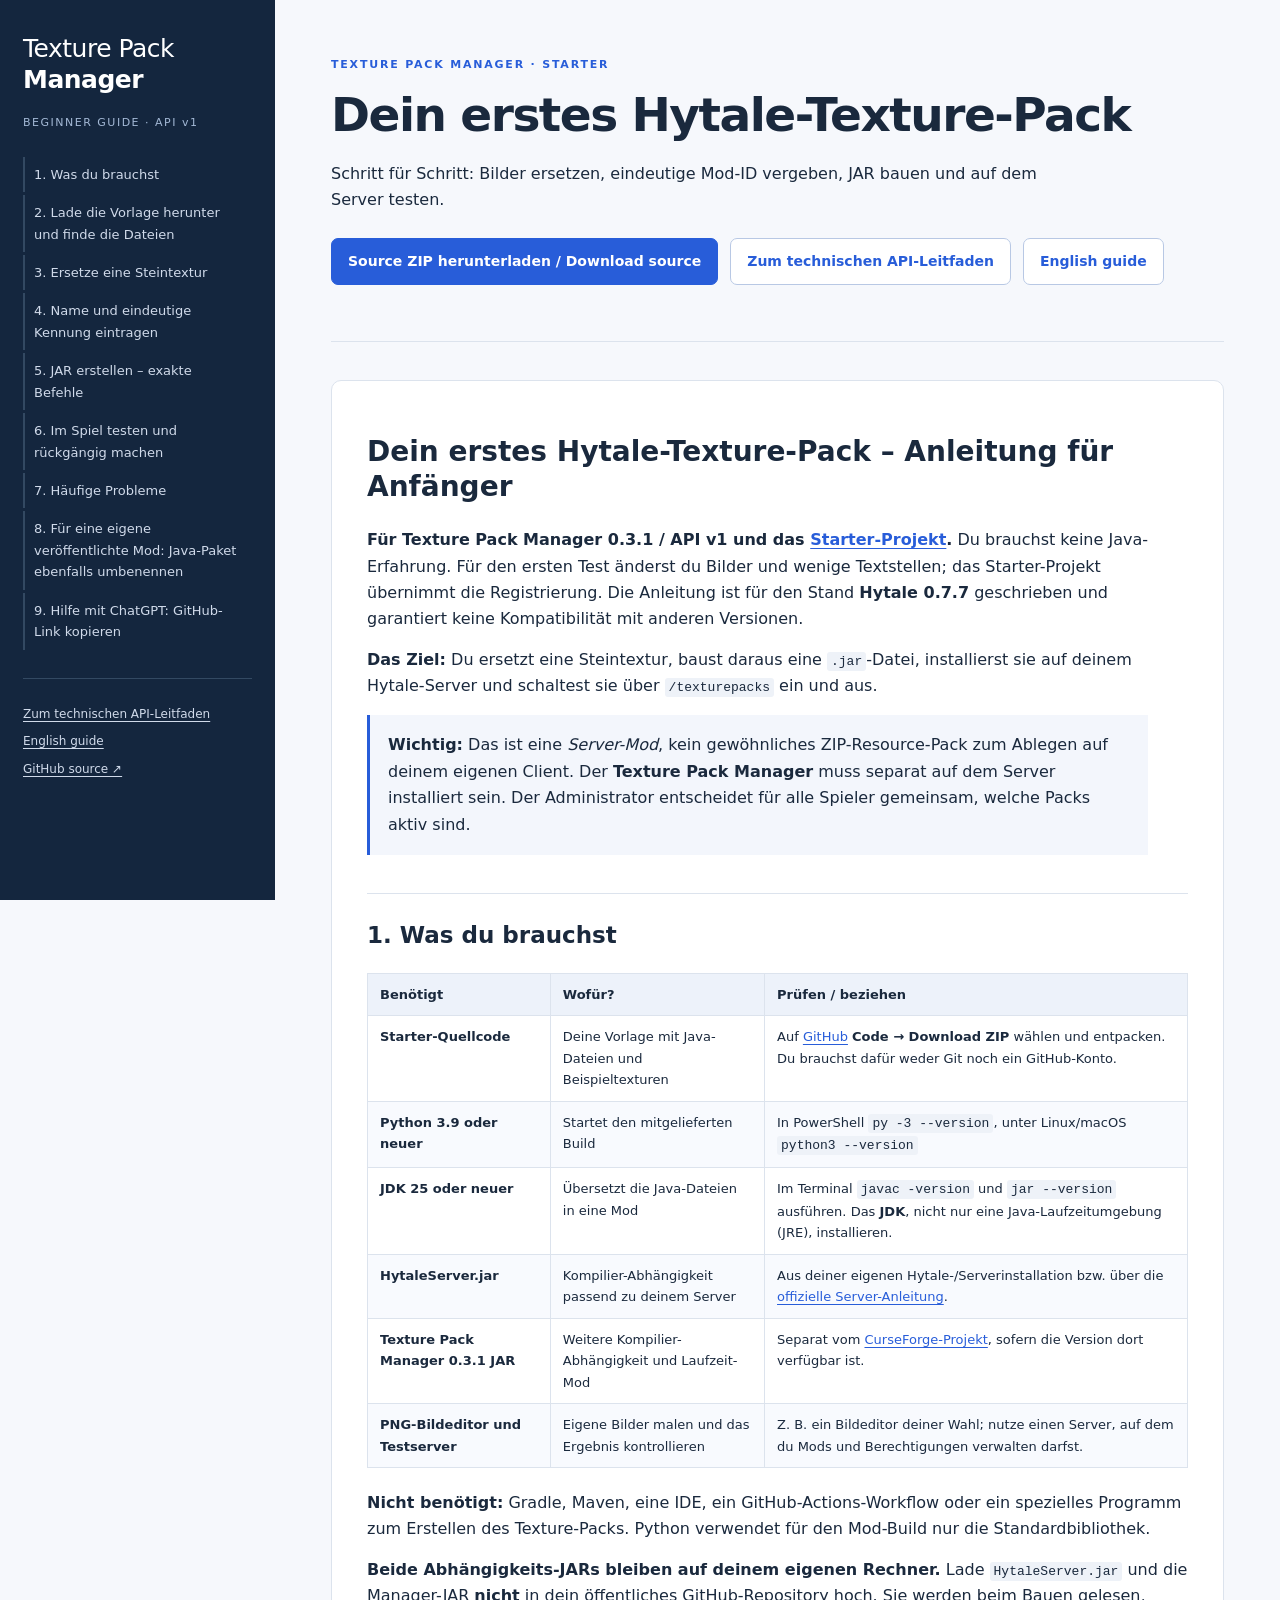
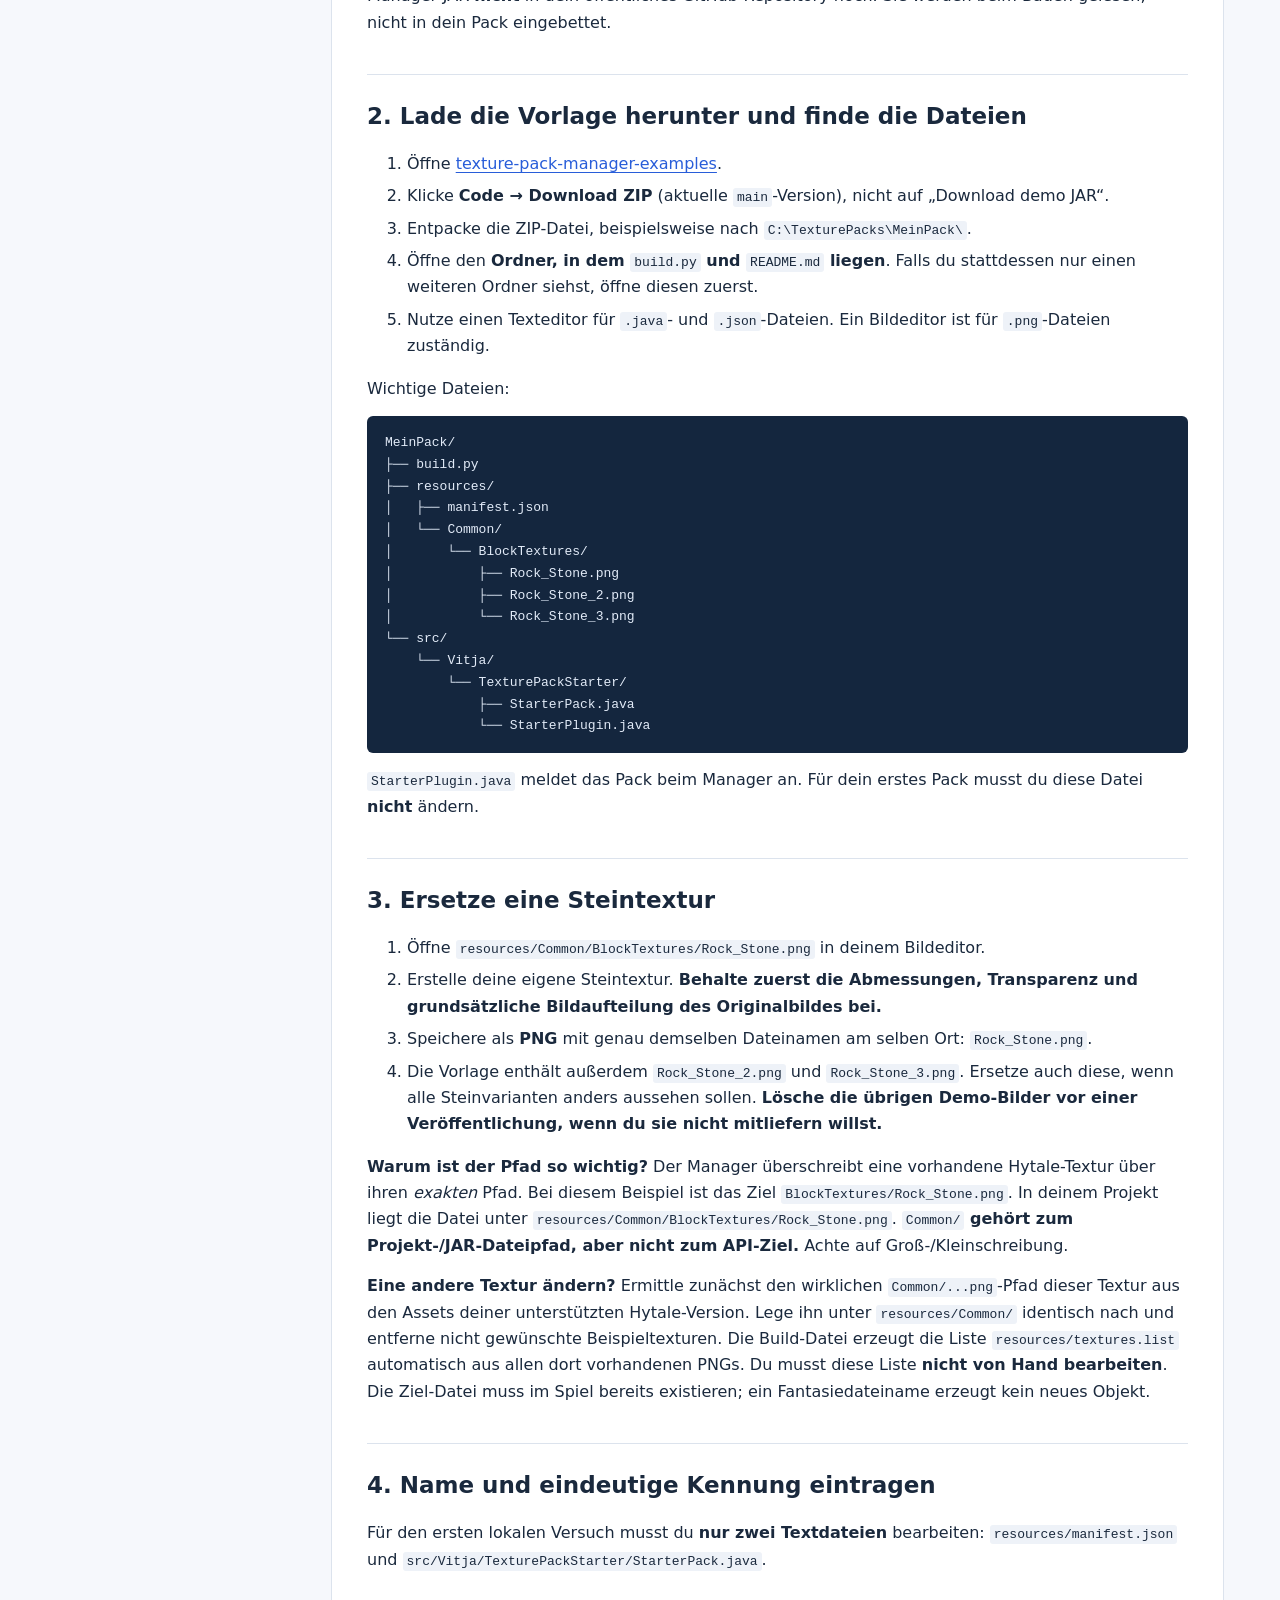
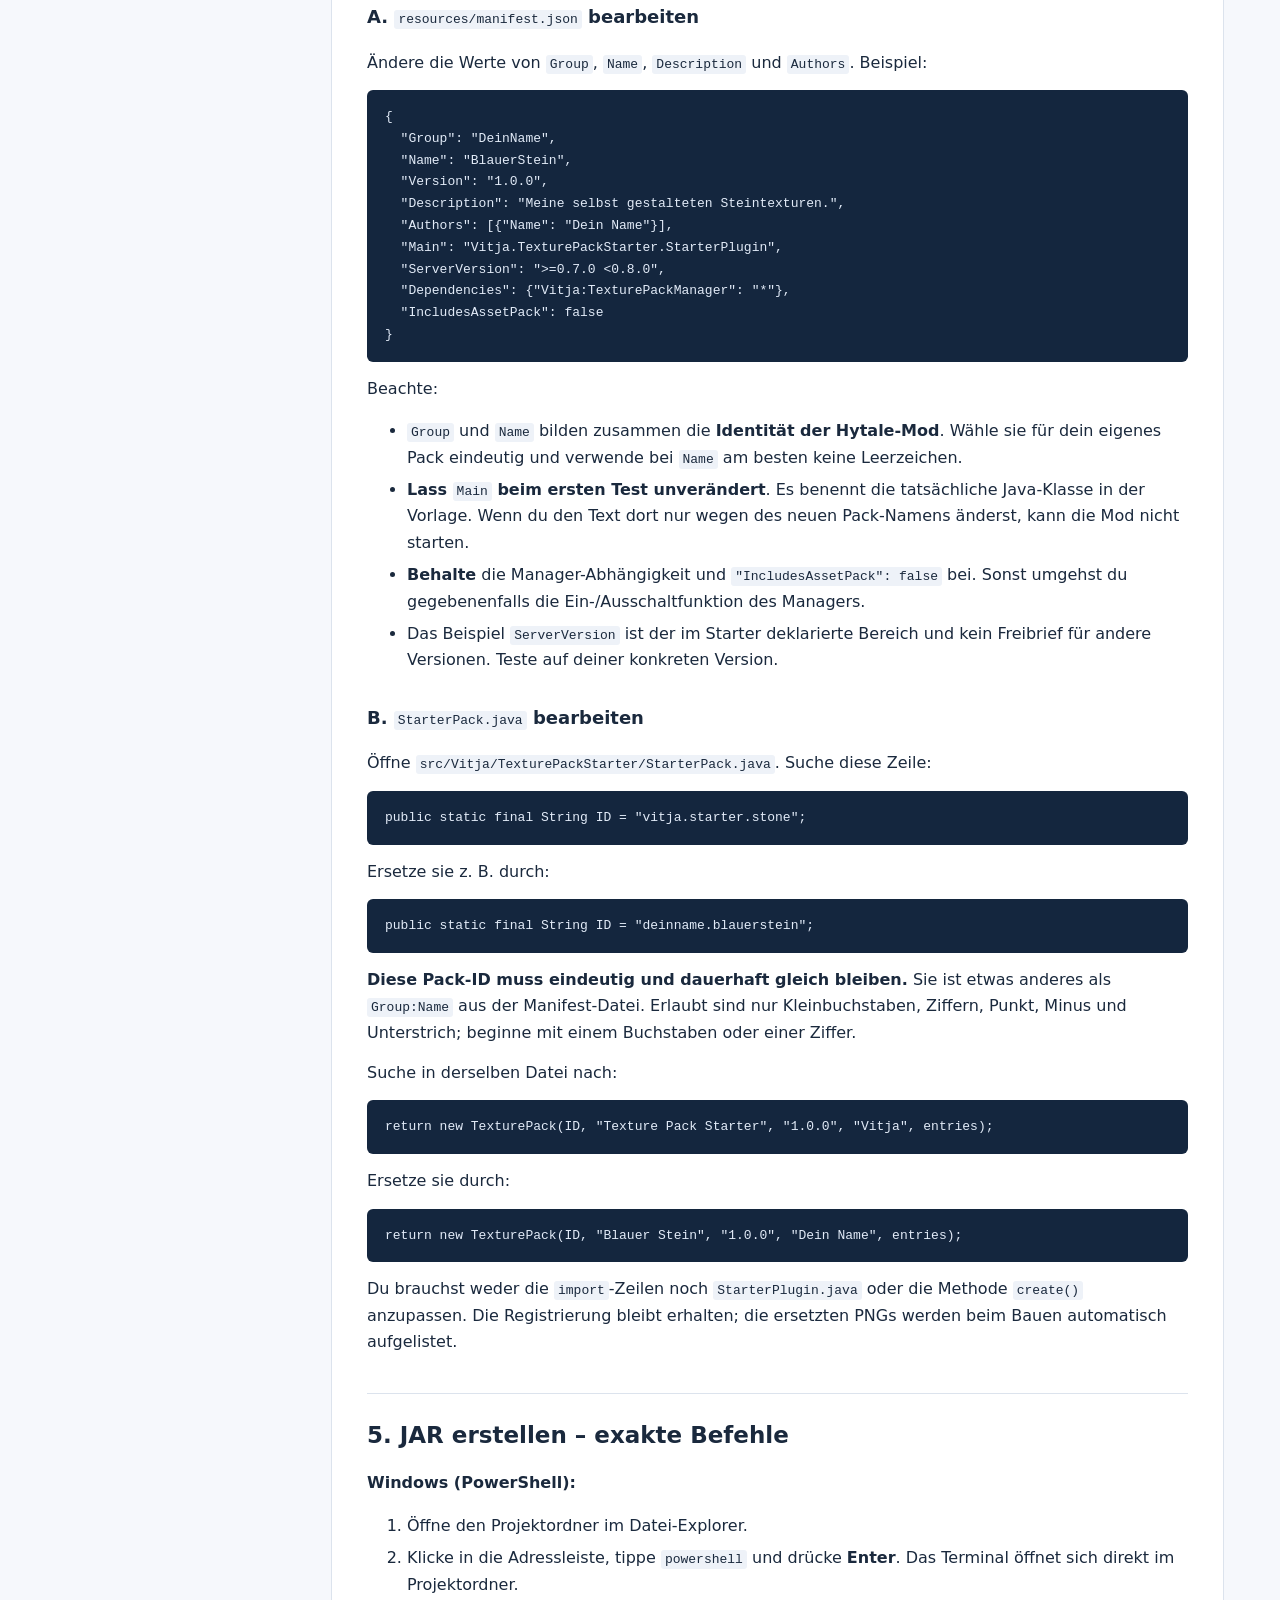
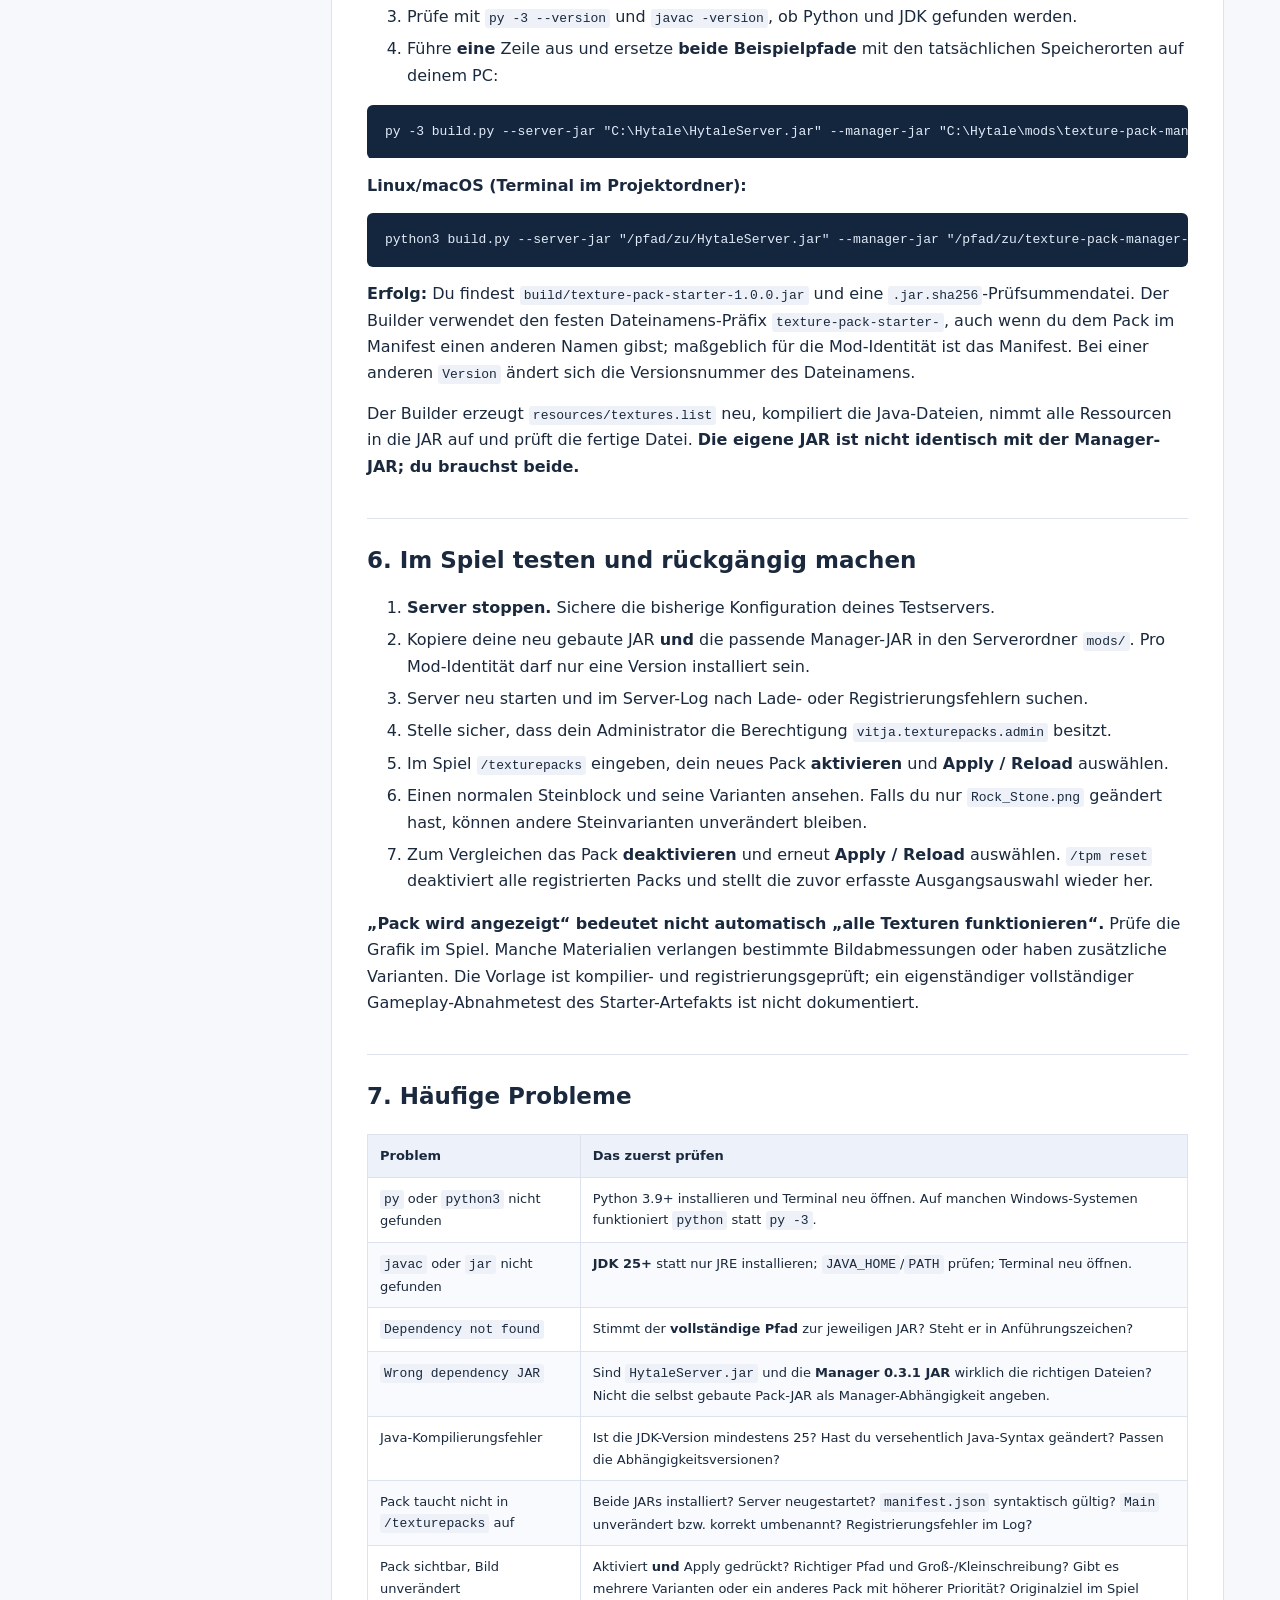
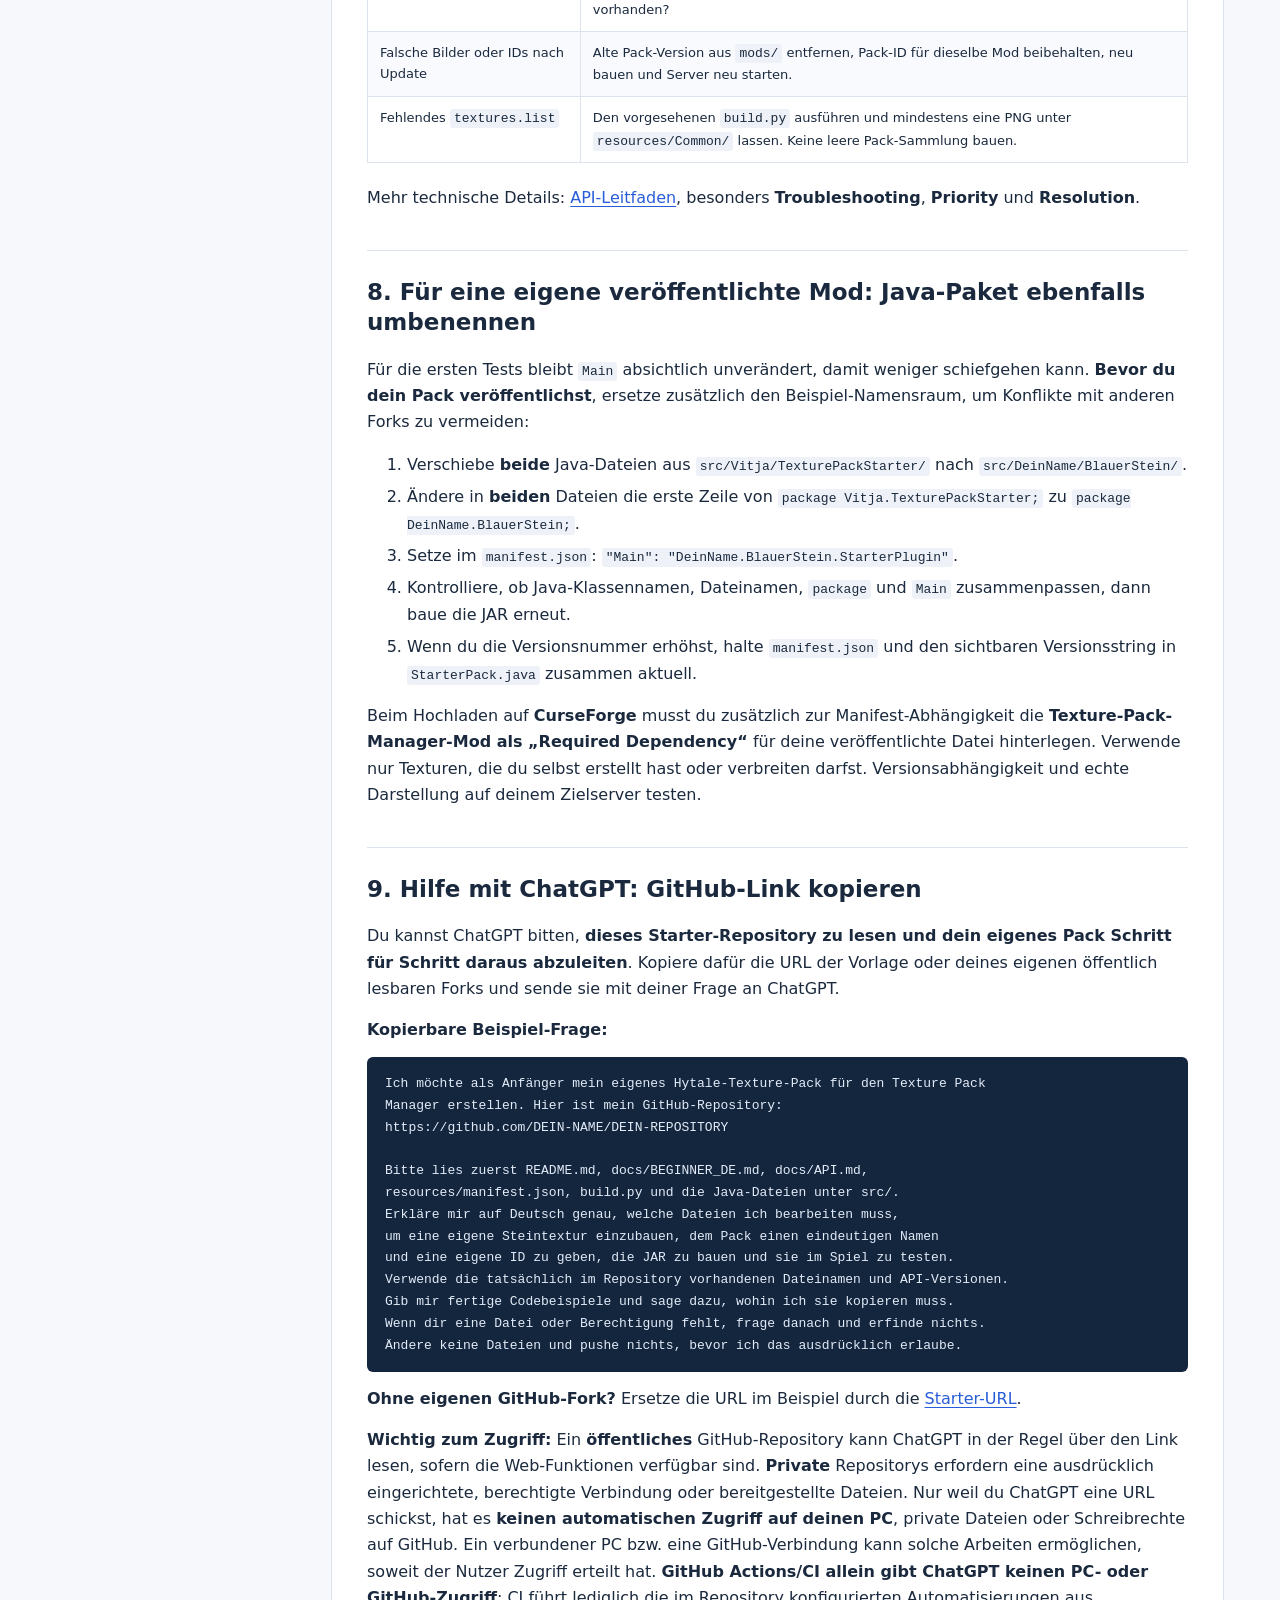
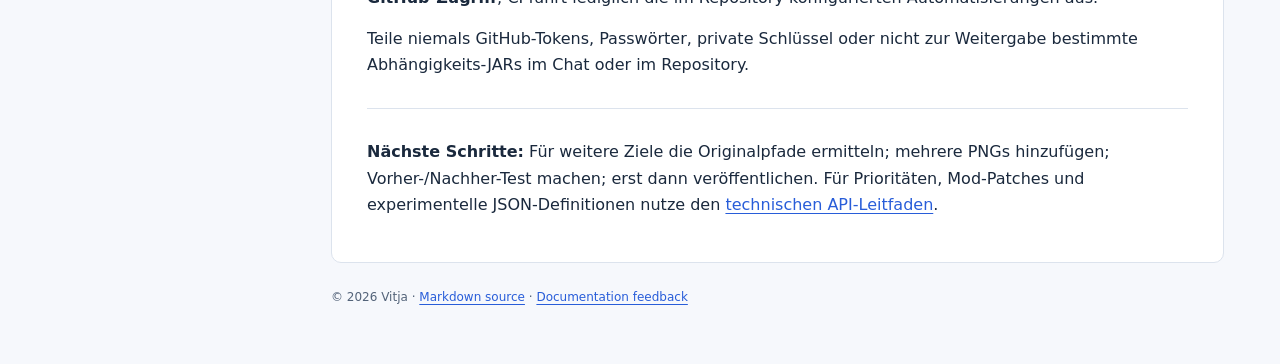
<file: docs/beginner-de.html>
<!doctype html>
<html lang="de"><head><meta charset="utf-8"><meta name="viewport" content="width=device-width, initial-scale=1">
<meta name="description" content="Schritt für Schritt: Bilder ersetzen, eindeutige Mod-ID vergeben, JAR bauen und auf dem Server testen.">
<title>Dein erstes Hytale-Texture-Pack</title><link rel="stylesheet" href="style.css"></head>
<body><a class="skip" href="#guide">Dein erstes Hytale-Texture-Pack</a>
<aside><a class="brand" href="index.html">Texture Pack<br><strong>Manager</strong></a><p class="version">BEGINNER GUIDE · API v1</p>
<nav aria-label="Guide sections"><a href="#1-was-du-brauchst">1. Was du brauchst</a><a href="#2-lade-die-vorlage-herunter-und-finde-die-dateien">2. Lade die Vorlage herunter und finde die Dateien</a><a href="#3-ersetze-eine-steintextur">3. Ersetze eine Steintextur</a><a href="#4-name-und-eindeutige-kennung-eintragen">4. Name und eindeutige Kennung eintragen</a><a href="#5-jar-erstellen--exakte-befehle">5. JAR erstellen – exakte Befehle</a><a href="#6-im-spiel-testen-und-rückgängig-machen">6. Im Spiel testen und rückgängig machen</a><a href="#7-häufige-probleme">7. Häufige Probleme</a><a href="#8-für-eine-eigene-veröffentlichte-mod-java-paket-ebenfalls-umbenennen">8. Für eine eigene veröffentlichte Mod: Java-Paket ebenfalls umbenennen</a><a href="#9-hilfe-mit-chatgpt-github-link-kopieren">9. Hilfe mit ChatGPT: GitHub-Link kopieren</a></nav>
<div class="side-links"><a href="index.html">Zum technischen API-Leitfaden</a><a href="beginner-en.html">English guide</a><a href="https://github.com/Vltja/texture-pack-manager-examples">GitHub source ↗</a></div></aside>
<main><header class="intro"><p class="eyebrow">TEXTURE PACK MANAGER · STARTER</p><h1>Dein erstes Hytale-Texture-Pack</h1>
<p>Schritt für Schritt: Bilder ersetzen, eindeutige Mod-ID vergeben, JAR bauen und auf dem Server testen.</p>
<div class="actions"><a class="primary" href="https://github.com/Vltja/texture-pack-manager-examples/archive/refs/heads/main.zip">Source ZIP herunterladen / Download source</a>
<a href="index.html">Zum technischen API-Leitfaden</a><a href="beginner-en.html">English guide</a></div></header>
<article id="guide"><h1 id="dein-erstes-hytale-texture-pack--anleitung-für-anfänger">Dein erstes Hytale-Texture-Pack – Anleitung für Anfänger</h1>
<p><strong>Für Texture Pack Manager 0.3.1 / API v1 und das <a href="https://github.com/Vltja/texture-pack-manager-examples">Starter-Projekt</a>.</strong> Du brauchst keine Java-Erfahrung. Für den ersten Test änderst du Bilder und wenige Textstellen; das Starter-Projekt übernimmt die Registrierung. Die Anleitung ist für den Stand <strong>Hytale 0.7.7</strong> geschrieben und garantiert keine Kompatibilität mit anderen Versionen.</p>
<p><strong>Das Ziel:</strong> Du ersetzt eine Steintextur, baust daraus eine <code>.jar</code>-Datei, installierst sie auf deinem Hytale-Server und schaltest sie über <code>/texturepacks</code> ein und aus.</p>
<blockquote>
<p><strong>Wichtig:</strong> Das ist eine <em>Server-Mod</em>, kein gewöhnliches ZIP-Resource-Pack zum Ablegen auf deinem eigenen Client. Der <strong>Texture Pack Manager</strong> muss separat auf dem Server installiert sein. Der Administrator entscheidet für alle Spieler gemeinsam, welche Packs aktiv sind.</p>
</blockquote>
<h2 id="1-was-du-brauchst">1. Was du brauchst</h2>
<table>
<thead>
<tr>
<th>Benötigt</th>
<th>Wofür?</th>
<th>Prüfen / beziehen</th>
</tr>
</thead>
<tbody>
<tr>
<td><strong>Starter-Quellcode</strong></td>
<td>Deine Vorlage mit Java-Dateien und Beispieltexturen</td>
<td>Auf <a href="https://github.com/Vltja/texture-pack-manager-examples">GitHub</a> <strong>Code → Download ZIP</strong> wählen und entpacken. Du brauchst dafür weder Git noch ein GitHub-Konto.</td>
</tr>
<tr>
<td><strong>Python 3.9 oder neuer</strong></td>
<td>Startet den mitgelieferten Build</td>
<td>In PowerShell <code>py -3 --version</code>, unter Linux/macOS <code>python3 --version</code></td>
</tr>
<tr>
<td><strong>JDK 25 oder neuer</strong></td>
<td>Übersetzt die Java-Dateien in eine Mod</td>
<td>Im Terminal <code>javac -version</code> und <code>jar --version</code> ausführen. Das <strong>JDK</strong>, nicht nur eine Java-Laufzeitumgebung (JRE), installieren.</td>
</tr>
<tr>
<td><strong>HytaleServer.jar</strong></td>
<td>Kompilier-Abhängigkeit passend zu deinem Server</td>
<td>Aus deiner eigenen Hytale-/Serverinstallation bzw. über die <a href="https://support.hytale.com/hc/en-us/articles/45326769420827-Hytale-Server-Manual">offizielle Server-Anleitung</a>.</td>
</tr>
<tr>
<td><strong>Texture Pack Manager 0.3.1 JAR</strong></td>
<td>Weitere Kompilier-Abhängigkeit und Laufzeit-Mod</td>
<td>Separat vom <a href="https://www.curseforge.com/hytale/mods/texture-pack-manager">CurseForge-Projekt</a>, sofern die Version dort verfügbar ist.</td>
</tr>
<tr>
<td><strong>PNG-Bildeditor und Testserver</strong></td>
<td>Eigene Bilder malen und das Ergebnis kontrollieren</td>
<td>Z. B. ein Bildeditor deiner Wahl; nutze einen Server, auf dem du Mods und Berechtigungen verwalten darfst.</td>
</tr>
</tbody>
</table>
<p><strong>Nicht benötigt:</strong> Gradle, Maven, eine IDE, ein GitHub-Actions-Workflow oder ein spezielles Programm zum Erstellen des Texture-Packs. Python verwendet für den Mod-Build nur die Standardbibliothek.</p>
<p><strong>Beide Abhängigkeits-JARs bleiben auf deinem eigenen Rechner.</strong> Lade <code>HytaleServer.jar</code> und die Manager-JAR <strong>nicht</strong> in dein öffentliches GitHub-Repository hoch. Sie werden beim Bauen gelesen, nicht in dein Pack eingebettet.</p>
<h2 id="2-lade-die-vorlage-herunter-und-finde-die-dateien">2. Lade die Vorlage herunter und finde die Dateien</h2>
<ol>
<li>Öffne <a href="https://github.com/Vltja/texture-pack-manager-examples">texture-pack-manager-examples</a>.</li>
<li>Klicke <strong>Code → Download ZIP</strong> (aktuelle <code>main</code>-Version), nicht auf „Download demo JAR“.</li>
<li>Entpacke die ZIP-Datei, beispielsweise nach <code>C:\TexturePacks\MeinPack\</code>.</li>
<li>Öffne den <strong>Ordner, in dem <code>build.py</code> und <code>README.md</code> liegen</strong>. Falls du stattdessen nur einen weiteren Ordner siehst, öffne diesen zuerst.</li>
<li>Nutze einen Texteditor für <code>.java</code>- und <code>.json</code>-Dateien. Ein Bildeditor ist für <code>.png</code>-Dateien zuständig.</li>
</ol>
<p>Wichtige Dateien:</p>
<pre><code class="language-text">MeinPack/
├── build.py
├── resources/
│   ├── manifest.json
│   └── Common/
│       └── BlockTextures/
│           ├── Rock_Stone.png
│           ├── Rock_Stone_2.png
│           └── Rock_Stone_3.png
└── src/
    └── Vitja/
        └── TexturePackStarter/
            ├── StarterPack.java
            └── StarterPlugin.java
</code></pre>
<p><code>StarterPlugin.java</code> meldet das Pack beim Manager an. Für dein erstes Pack musst du diese Datei <strong>nicht</strong> ändern.</p>
<h2 id="3-ersetze-eine-steintextur">3. Ersetze eine Steintextur</h2>
<ol>
<li>Öffne <code>resources/Common/BlockTextures/Rock_Stone.png</code> in deinem Bildeditor.</li>
<li>Erstelle deine eigene Steintextur. <strong>Behalte zuerst die Abmessungen, Transparenz und grundsätzliche Bildaufteilung des Originalbildes bei.</strong></li>
<li>Speichere als <strong>PNG</strong> mit genau demselben Dateinamen am selben Ort: <code>Rock_Stone.png</code>.</li>
<li>Die Vorlage enthält außerdem <code>Rock_Stone_2.png</code> und <code>Rock_Stone_3.png</code>. Ersetze auch diese, wenn alle Steinvarianten anders aussehen sollen. <strong>Lösche die übrigen Demo-Bilder vor einer Veröffentlichung, wenn du sie nicht mitliefern willst.</strong></li>
</ol>
<p><strong>Warum ist der Pfad so wichtig?</strong> Der Manager überschreibt eine vorhandene Hytale-Textur über ihren <em>exakten</em> Pfad. Bei diesem Beispiel ist das Ziel <code>BlockTextures/Rock_Stone.png</code>. In deinem Projekt liegt die Datei unter <code>resources/Common/BlockTextures/Rock_Stone.png</code>. <strong><code>Common/</code> gehört zum Projekt-/JAR-Dateipfad, aber nicht zum API-Ziel.</strong> Achte auf Groß-/Kleinschreibung.</p>
<p><strong>Eine andere Textur ändern?</strong> Ermittle zunächst den wirklichen <code>Common/...png</code>-Pfad dieser Textur aus den Assets deiner unterstützten Hytale-Version. Lege ihn unter <code>resources/Common/</code> identisch nach und entferne nicht gewünschte Beispieltexturen. Die Build-Datei erzeugt die Liste <code>resources/textures.list</code> automatisch aus allen dort vorhandenen PNGs. Du musst diese Liste <strong>nicht von Hand bearbeiten</strong>. Die Ziel-Datei muss im Spiel bereits existieren; ein Fantasiedateiname erzeugt kein neues Objekt.</p>
<h2 id="4-name-und-eindeutige-kennung-eintragen">4. Name und eindeutige Kennung eintragen</h2>
<p>Für den ersten lokalen Versuch musst du <strong>nur zwei Textdateien</strong> bearbeiten: <code>resources/manifest.json</code> und <code>src/Vitja/TexturePackStarter/StarterPack.java</code>.</p>
<h3 id="a-resourcesmanifestjson-bearbeiten">A. <code>resources/manifest.json</code> bearbeiten</h3>
<p>Ändere die Werte von <code>Group</code>, <code>Name</code>, <code>Description</code> und <code>Authors</code>. Beispiel:</p>
<pre><code class="language-json">{
  &quot;Group&quot;: &quot;DeinName&quot;,
  &quot;Name&quot;: &quot;BlauerStein&quot;,
  &quot;Version&quot;: &quot;1.0.0&quot;,
  &quot;Description&quot;: &quot;Meine selbst gestalteten Steintexturen.&quot;,
  &quot;Authors&quot;: [{&quot;Name&quot;: &quot;Dein Name&quot;}],
  &quot;Main&quot;: &quot;Vitja.TexturePackStarter.StarterPlugin&quot;,
  &quot;ServerVersion&quot;: &quot;&gt;=0.7.0 &lt;0.8.0&quot;,
  &quot;Dependencies&quot;: {&quot;Vitja:TexturePackManager&quot;: &quot;*&quot;},
  &quot;IncludesAssetPack&quot;: false
}
</code></pre>
<p>Beachte:</p>
<ul>
<li><code>Group</code> und <code>Name</code> bilden zusammen die <strong>Identität der Hytale-Mod</strong>. Wähle sie für dein eigenes Pack eindeutig und verwende bei <code>Name</code> am besten keine Leerzeichen.</li>
<li><strong>Lass <code>Main</code> beim ersten Test unverändert</strong>. Es benennt die tatsächliche Java-Klasse in der Vorlage. Wenn du den Text dort nur wegen des neuen Pack-Namens änderst, kann die Mod nicht starten.</li>
<li><strong>Behalte</strong> die Manager-Abhängigkeit und <code>&quot;IncludesAssetPack&quot;: false</code> bei. Sonst umgehst du gegebenenfalls die Ein-/Ausschaltfunktion des Managers.</li>
<li>Das Beispiel <code>ServerVersion</code> ist der im Starter deklarierte Bereich und kein Freibrief für andere Versionen. Teste auf deiner konkreten Version.</li>
</ul>
<h3 id="b-starterpackjava-bearbeiten">B. <code>StarterPack.java</code> bearbeiten</h3>
<p>Öffne <code>src/Vitja/TexturePackStarter/StarterPack.java</code>. Suche diese Zeile:</p>
<pre><code class="language-java">public static final String ID = &quot;vitja.starter.stone&quot;;
</code></pre>
<p>Ersetze sie z. B. durch:</p>
<pre><code class="language-java">public static final String ID = &quot;deinname.blauerstein&quot;;
</code></pre>
<p><strong>Diese Pack-ID muss eindeutig und dauerhaft gleich bleiben.</strong> Sie ist etwas anderes als <code>Group:Name</code> aus der Manifest-Datei. Erlaubt sind nur Kleinbuchstaben, Ziffern, Punkt, Minus und Unterstrich; beginne mit einem Buchstaben oder einer Ziffer.</p>
<p>Suche in derselben Datei nach:</p>
<pre><code class="language-java">return new TexturePack(ID, &quot;Texture Pack Starter&quot;, &quot;1.0.0&quot;, &quot;Vitja&quot;, entries);
</code></pre>
<p>Ersetze sie durch:</p>
<pre><code class="language-java">return new TexturePack(ID, &quot;Blauer Stein&quot;, &quot;1.0.0&quot;, &quot;Dein Name&quot;, entries);
</code></pre>
<p>Du brauchst weder die <code>import</code>-Zeilen noch <code>StarterPlugin.java</code> oder die Methode <code>create()</code> anzupassen. Die Registrierung bleibt erhalten; die ersetzten PNGs werden beim Bauen automatisch aufgelistet.</p>
<h2 id="5-jar-erstellen--exakte-befehle">5. JAR erstellen – exakte Befehle</h2>
<p><strong>Windows (PowerShell):</strong></p>
<ol>
<li>Öffne den Projektordner im Datei-Explorer.</li>
<li>Klicke in die Adressleiste, tippe <code>powershell</code> und drücke <strong>Enter</strong>. Das Terminal öffnet sich direkt im Projektordner.</li>
<li>Prüfe mit <code>py -3 --version</code> und <code>javac -version</code>, ob Python und JDK gefunden werden.</li>
<li>Führe <strong>eine</strong> Zeile aus und ersetze <strong>beide Beispielpfade</strong> mit den tatsächlichen Speicherorten auf deinem PC:</li>
</ol>
<pre><code class="language-powershell">py -3 build.py --server-jar &quot;C:\Hytale\HytaleServer.jar&quot; --manager-jar &quot;C:\Hytale\mods\texture-pack-manager-0.3.1.jar&quot;
</code></pre>
<p><strong>Linux/macOS (Terminal im Projektordner):</strong></p>
<pre><code class="language-sh">python3 build.py --server-jar &quot;/pfad/zu/HytaleServer.jar&quot; --manager-jar &quot;/pfad/zu/texture-pack-manager-0.3.1.jar&quot;
</code></pre>
<p><strong>Erfolg:</strong> Du findest <code>build/texture-pack-starter-1.0.0.jar</code> und eine <code>.jar.sha256</code>-Prüfsummendatei. Der Builder verwendet den festen Dateinamens-Präfix <code>texture-pack-starter-</code>, auch wenn du dem Pack im Manifest einen anderen Namen gibst; maßgeblich für die Mod-Identität ist das Manifest. Bei einer anderen <code>Version</code> ändert sich die Versionsnummer des Dateinamens.</p>
<p>Der Builder erzeugt <code>resources/textures.list</code> neu, kompiliert die Java-Dateien, nimmt alle Ressourcen in die JAR auf und prüft die fertige Datei. <strong>Die eigene JAR ist nicht identisch mit der Manager-JAR; du brauchst beide.</strong></p>
<h2 id="6-im-spiel-testen-und-rückgängig-machen">6. Im Spiel testen und rückgängig machen</h2>
<ol>
<li><strong>Server stoppen.</strong> Sichere die bisherige Konfiguration deines Testservers.</li>
<li>Kopiere deine neu gebaute JAR <strong>und</strong> die passende Manager-JAR in den Serverordner <code>mods/</code>. Pro Mod-Identität darf nur eine Version installiert sein.</li>
<li>Server neu starten und im Server-Log nach Lade- oder Registrierungsfehlern suchen.</li>
<li>Stelle sicher, dass dein Administrator die Berechtigung <code>vitja.texturepacks.admin</code> besitzt.</li>
<li>Im Spiel <code>/texturepacks</code> eingeben, dein neues Pack <strong>aktivieren</strong> und <strong>Apply / Reload</strong> auswählen.</li>
<li>Einen normalen Steinblock und seine Varianten ansehen. Falls du nur <code>Rock_Stone.png</code> geändert hast, können andere Steinvarianten unverändert bleiben.</li>
<li>Zum Vergleichen das Pack <strong>deaktivieren</strong> und erneut <strong>Apply / Reload</strong> auswählen. <code>/tpm reset</code> deaktiviert alle registrierten Packs und stellt die zuvor erfasste Ausgangsauswahl wieder her.</li>
</ol>
<p><strong>„Pack wird angezeigt“ bedeutet nicht automatisch „alle Texturen funktionieren“.</strong> Prüfe die Grafik im Spiel. Manche Materialien verlangen bestimmte Bildabmessungen oder haben zusätzliche Varianten. Die Vorlage ist kompilier- und registrierungsgeprüft; ein eigenständiger vollständiger Gameplay-Abnahmetest des Starter-Artefakts ist nicht dokumentiert.</p>
<h2 id="7-häufige-probleme">7. Häufige Probleme</h2>
<table>
<thead>
<tr>
<th>Problem</th>
<th>Das zuerst prüfen</th>
</tr>
</thead>
<tbody>
<tr>
<td><code>py</code> oder <code>python3</code> nicht gefunden</td>
<td>Python 3.9+ installieren und Terminal neu öffnen. Auf manchen Windows-Systemen funktioniert <code>python</code> statt <code>py -3</code>.</td>
</tr>
<tr>
<td><code>javac</code> oder <code>jar</code> nicht gefunden</td>
<td><strong>JDK 25+</strong> statt nur JRE installieren; <code>JAVA_HOME</code>/<code>PATH</code> prüfen; Terminal neu öffnen.</td>
</tr>
<tr>
<td><code>Dependency not found</code></td>
<td>Stimmt der <strong>vollständige Pfad</strong> zur jeweiligen JAR? Steht er in Anführungszeichen?</td>
</tr>
<tr>
<td><code>Wrong dependency JAR</code></td>
<td>Sind <code>HytaleServer.jar</code> und die <strong>Manager 0.3.1 JAR</strong> wirklich die richtigen Dateien? Nicht die selbst gebaute Pack-JAR als Manager-Abhängigkeit angeben.</td>
</tr>
<tr>
<td>Java-Kompilierungsfehler</td>
<td>Ist die JDK-Version mindestens 25? Hast du versehentlich Java-Syntax geändert? Passen die Abhängigkeitsversionen?</td>
</tr>
<tr>
<td>Pack taucht nicht in <code>/texturepacks</code> auf</td>
<td>Beide JARs installiert? Server neugestartet? <code>manifest.json</code> syntaktisch gültig? <code>Main</code> unverändert bzw. korrekt umbenannt? Registrierungsfehler im Log?</td>
</tr>
<tr>
<td>Pack sichtbar, Bild unverändert</td>
<td>Aktiviert <strong>und</strong> Apply gedrückt? Richtiger Pfad und Groß-/Kleinschreibung? Gibt es mehrere Varianten oder ein anderes Pack mit höherer Priorität? Originalziel im Spiel vorhanden?</td>
</tr>
<tr>
<td>Falsche Bilder oder IDs nach Update</td>
<td>Alte Pack-Version aus <code>mods/</code> entfernen, Pack-ID für dieselbe Mod beibehalten, neu bauen und Server neu starten.</td>
</tr>
<tr>
<td>Fehlendes <code>textures.list</code></td>
<td>Den vorgesehenen <code>build.py</code> ausführen und mindestens eine PNG unter <code>resources/Common/</code> lassen. Keine leere Pack-Sammlung bauen.</td>
</tr>
</tbody>
</table>
<p>Mehr technische Details: <a href="index.html">API-Leitfaden</a>, besonders <strong>Troubleshooting</strong>, <strong>Priority</strong> und <strong>Resolution</strong>.</p>
<h2 id="8-für-eine-eigene-veröffentlichte-mod-java-paket-ebenfalls-umbenennen">8. Für eine eigene veröffentlichte Mod: Java-Paket ebenfalls umbenennen</h2>
<p>Für die ersten Tests bleibt <code>Main</code> absichtlich unverändert, damit weniger schiefgehen kann. <strong>Bevor du dein Pack veröffentlichst</strong>, ersetze zusätzlich den Beispiel-Namensraum, um Konflikte mit anderen Forks zu vermeiden:</p>
<ol>
<li>Verschiebe <strong>beide</strong> Java-Dateien aus <code>src/Vitja/TexturePackStarter/</code> nach <code>src/DeinName/BlauerStein/</code>.</li>
<li>Ändere in <strong>beiden</strong> Dateien die erste Zeile von <code>package Vitja.TexturePackStarter;</code> zu <code>package DeinName.BlauerStein;</code>.</li>
<li>Setze im <code>manifest.json</code>: <code>&quot;Main&quot;: &quot;DeinName.BlauerStein.StarterPlugin&quot;</code>.</li>
<li>Kontrolliere, ob Java-Klassennamen, Dateinamen, <code>package</code> und <code>Main</code> zusammenpassen, dann baue die JAR erneut.</li>
<li>Wenn du die Versionsnummer erhöhst, halte <code>manifest.json</code> und den sichtbaren Versionsstring in <code>StarterPack.java</code> zusammen aktuell.</li>
</ol>
<p>Beim Hochladen auf <strong>CurseForge</strong> musst du zusätzlich zur Manifest-Abhängigkeit die <strong>Texture-Pack-Manager-Mod als „Required Dependency“</strong> für deine veröffentlichte Datei hinterlegen. Verwende nur Texturen, die du selbst erstellt hast oder verbreiten darfst. Versionsabhängigkeit und echte Darstellung auf deinem Zielserver testen.</p>
<h2 id="9-hilfe-mit-chatgpt-github-link-kopieren">9. Hilfe mit ChatGPT: GitHub-Link kopieren</h2>
<p>Du kannst ChatGPT bitten, <strong>dieses Starter-Repository zu lesen und dein eigenes Pack Schritt für Schritt daraus abzuleiten</strong>. Kopiere dafür die URL der Vorlage oder deines eigenen öffentlich lesbaren Forks und sende sie mit deiner Frage an ChatGPT.</p>
<p><strong>Kopierbare Beispiel-Frage:</strong></p>
<pre><code class="language-text">Ich möchte als Anfänger mein eigenes Hytale-Texture-Pack für den Texture Pack
Manager erstellen. Hier ist mein GitHub-Repository:
https://github.com/DEIN-NAME/DEIN-REPOSITORY

Bitte lies zuerst README.md, docs/BEGINNER_DE.md, docs/API.md,
resources/manifest.json, build.py und die Java-Dateien unter src/.
Erkläre mir auf Deutsch genau, welche Dateien ich bearbeiten muss,
um eine eigene Steintextur einzubauen, dem Pack einen eindeutigen Namen
und eine eigene ID zu geben, die JAR zu bauen und sie im Spiel zu testen.
Verwende die tatsächlich im Repository vorhandenen Dateinamen und API-Versionen.
Gib mir fertige Codebeispiele und sage dazu, wohin ich sie kopieren muss.
Wenn dir eine Datei oder Berechtigung fehlt, frage danach und erfinde nichts.
Ändere keine Dateien und pushe nichts, bevor ich das ausdrücklich erlaube.
</code></pre>
<p><strong>Ohne eigenen GitHub-Fork?</strong> Ersetze die URL im Beispiel durch die <a href="https://github.com/Vltja/texture-pack-manager-examples">Starter-URL</a>.</p>
<p><strong>Wichtig zum Zugriff:</strong> Ein <strong>öffentliches</strong> GitHub-Repository kann ChatGPT in der Regel über den Link lesen, sofern die Web-Funktionen verfügbar sind. <strong>Private</strong> Repositorys erfordern eine ausdrücklich eingerichtete, berechtigte Verbindung oder bereitgestellte Dateien. Nur weil du ChatGPT eine URL schickst, hat es <strong>keinen automatischen Zugriff auf deinen PC</strong>, private Dateien oder Schreibrechte auf GitHub. Ein verbundener PC bzw. eine GitHub-Verbindung kann solche Arbeiten ermöglichen, soweit der Nutzer Zugriff erteilt hat. <strong>GitHub Actions/CI allein gibt ChatGPT keinen PC- oder GitHub-Zugriff</strong>; CI führt lediglich die im Repository konfigurierten Automatisierungen aus.</p>
<p>Teile niemals GitHub-Tokens, Passwörter, private Schlüssel oder nicht zur Weitergabe bestimmte Abhängigkeits-JARs im Chat oder im Repository.</p>
<hr />
<p><strong>Nächste Schritte:</strong> Für weitere Ziele die Originalpfade ermitteln; mehrere PNGs hinzufügen; Vorher-/Nachher-Test machen; erst dann veröffentlichen. Für Prioritäten, Mod-Patches und experimentelle JSON-Definitionen nutze den <a href="index.html">technischen API-Leitfaden</a>.</p>
</article>
<footer>© 2026 Vitja · <a href="https://github.com/Vltja/texture-pack-manager-examples/blob/main/docs/BEGINNER_DE.md">Markdown source</a> · <a href="https://github.com/Vltja/texture-pack-manager-examples/issues">Documentation feedback</a></footer>
</main></body></html>
</file>
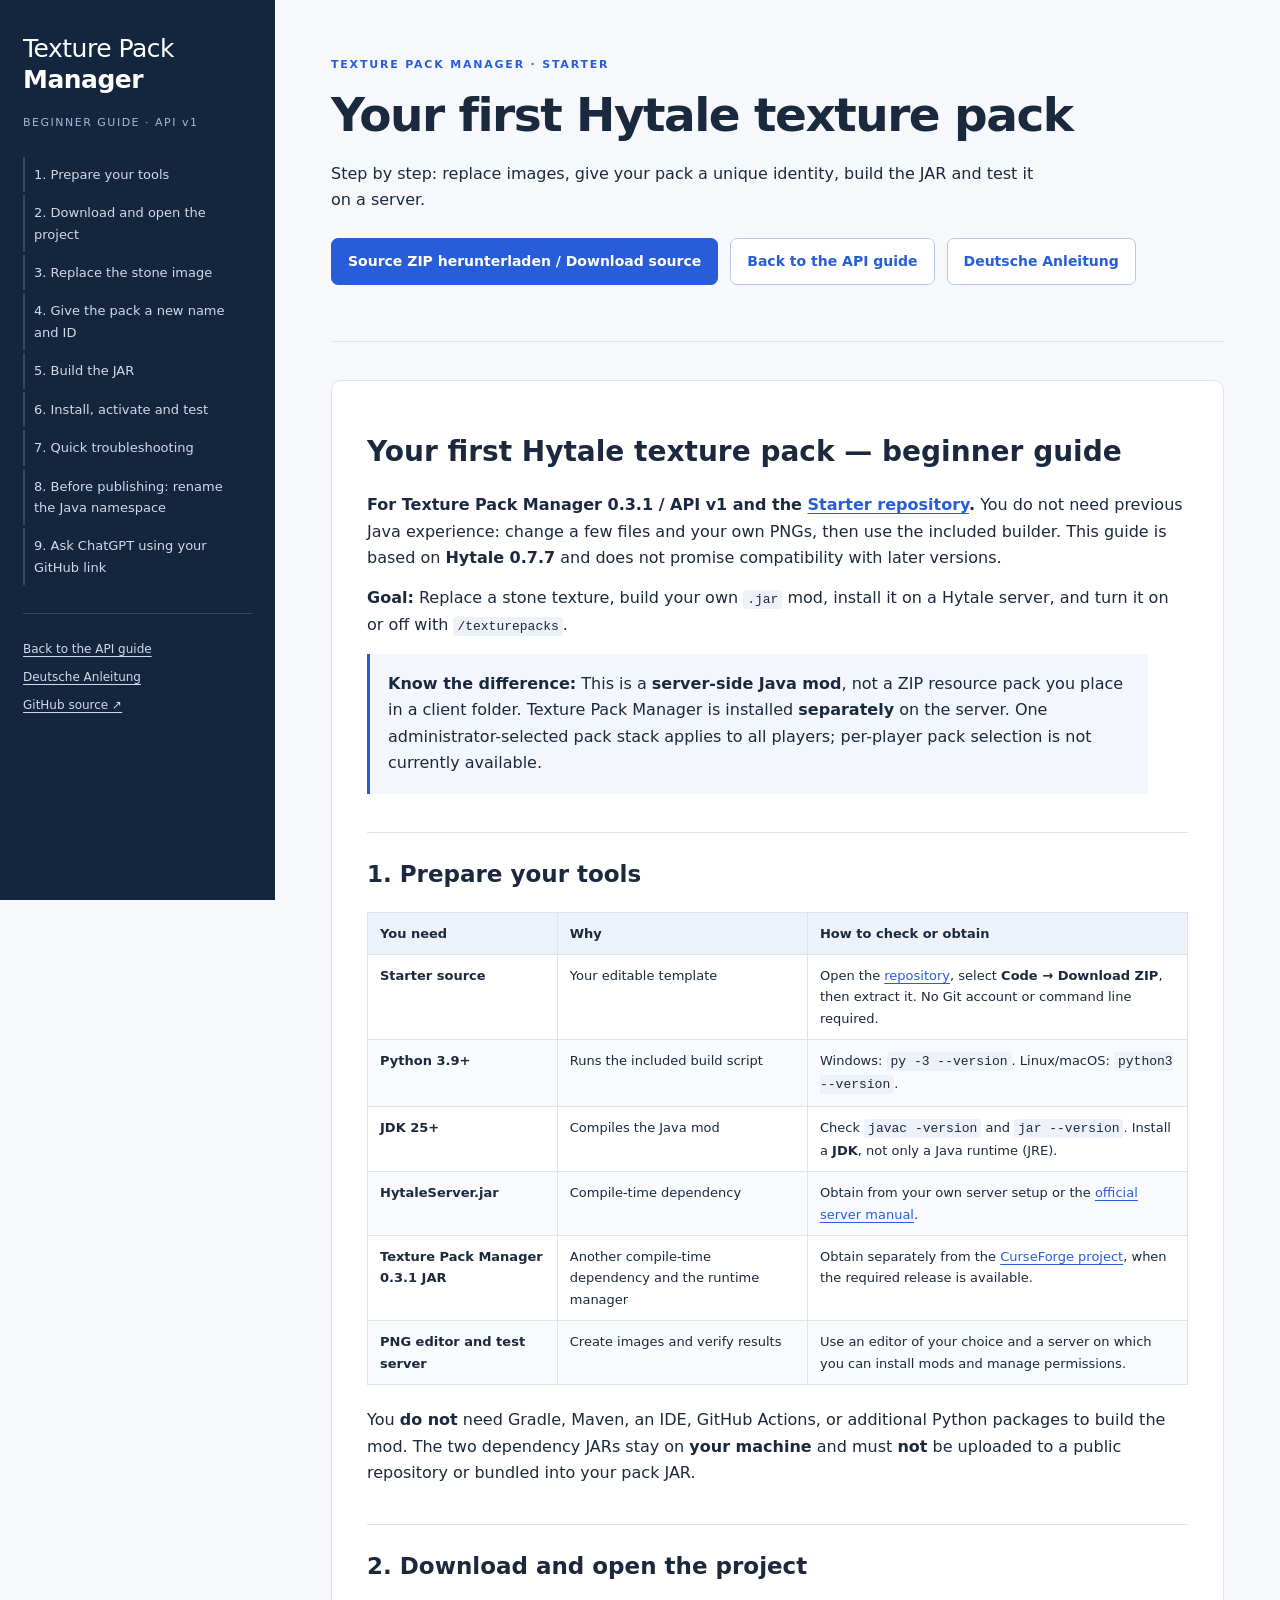
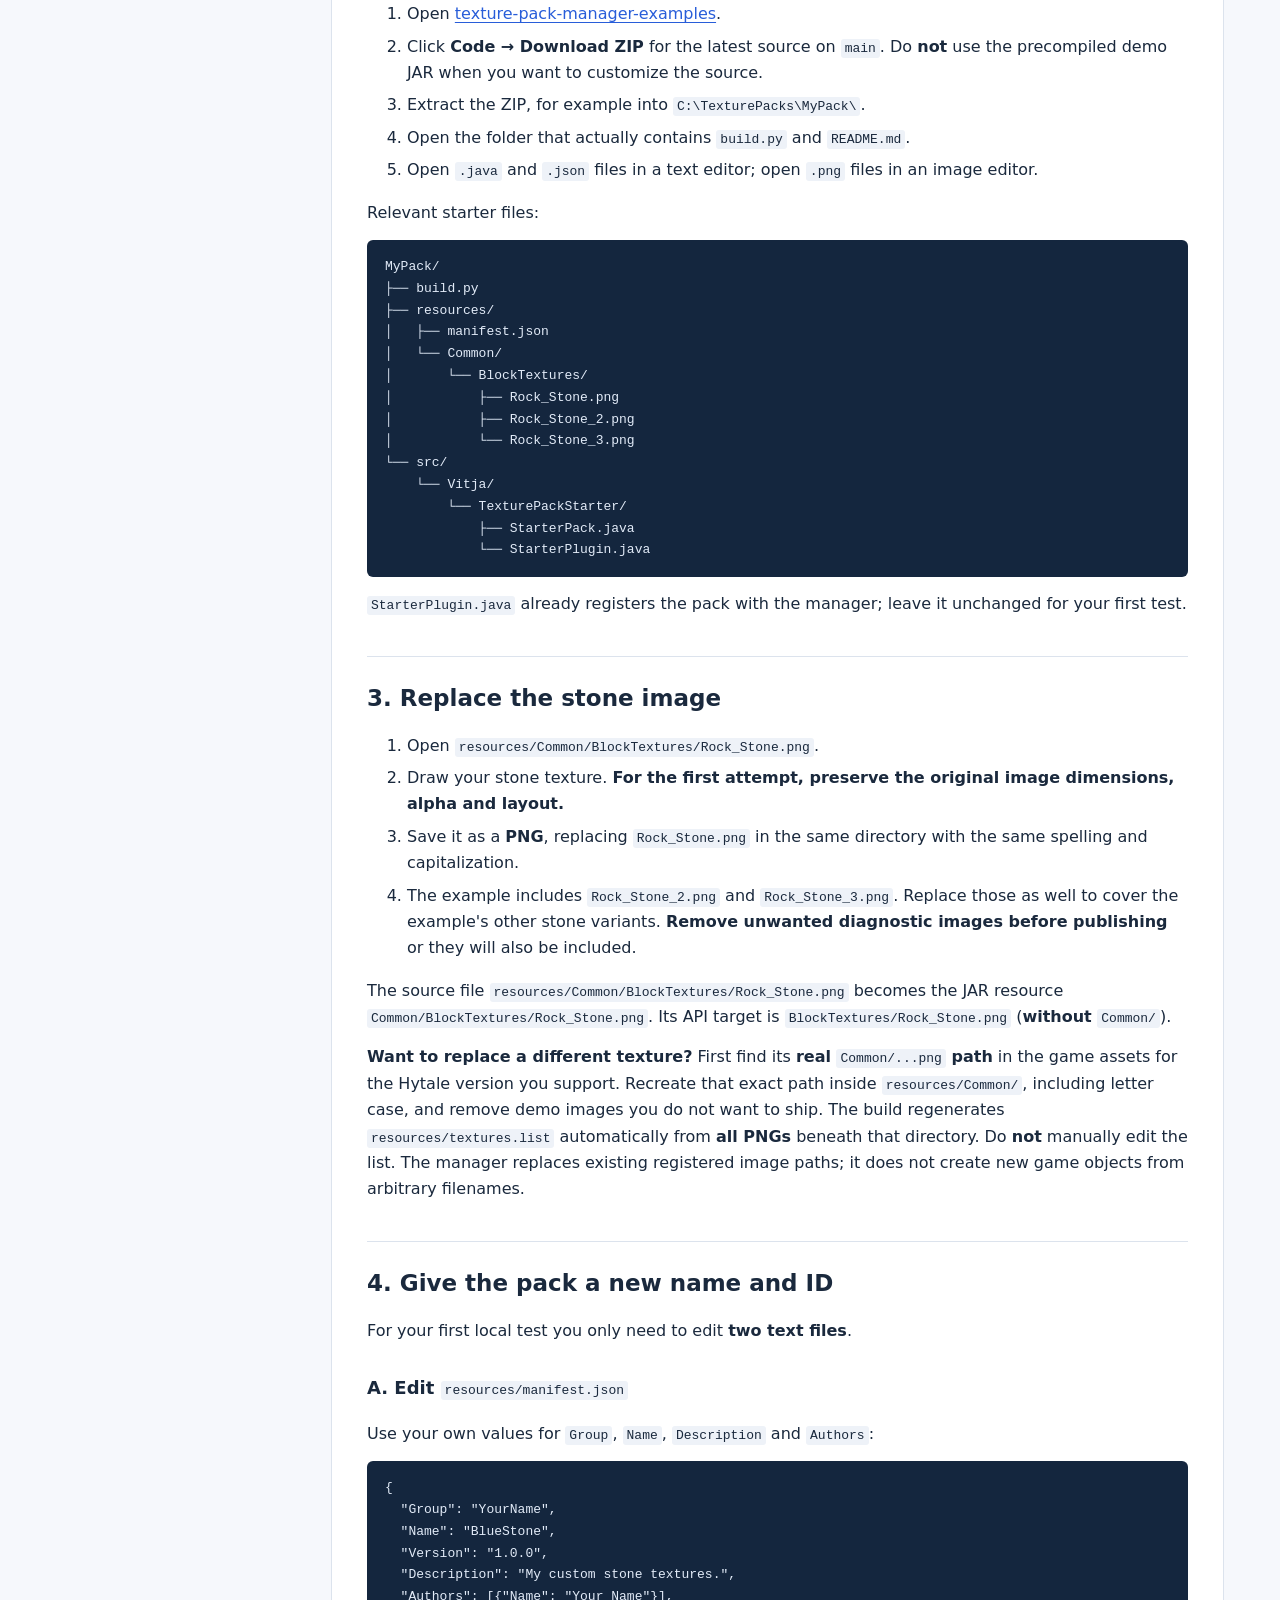
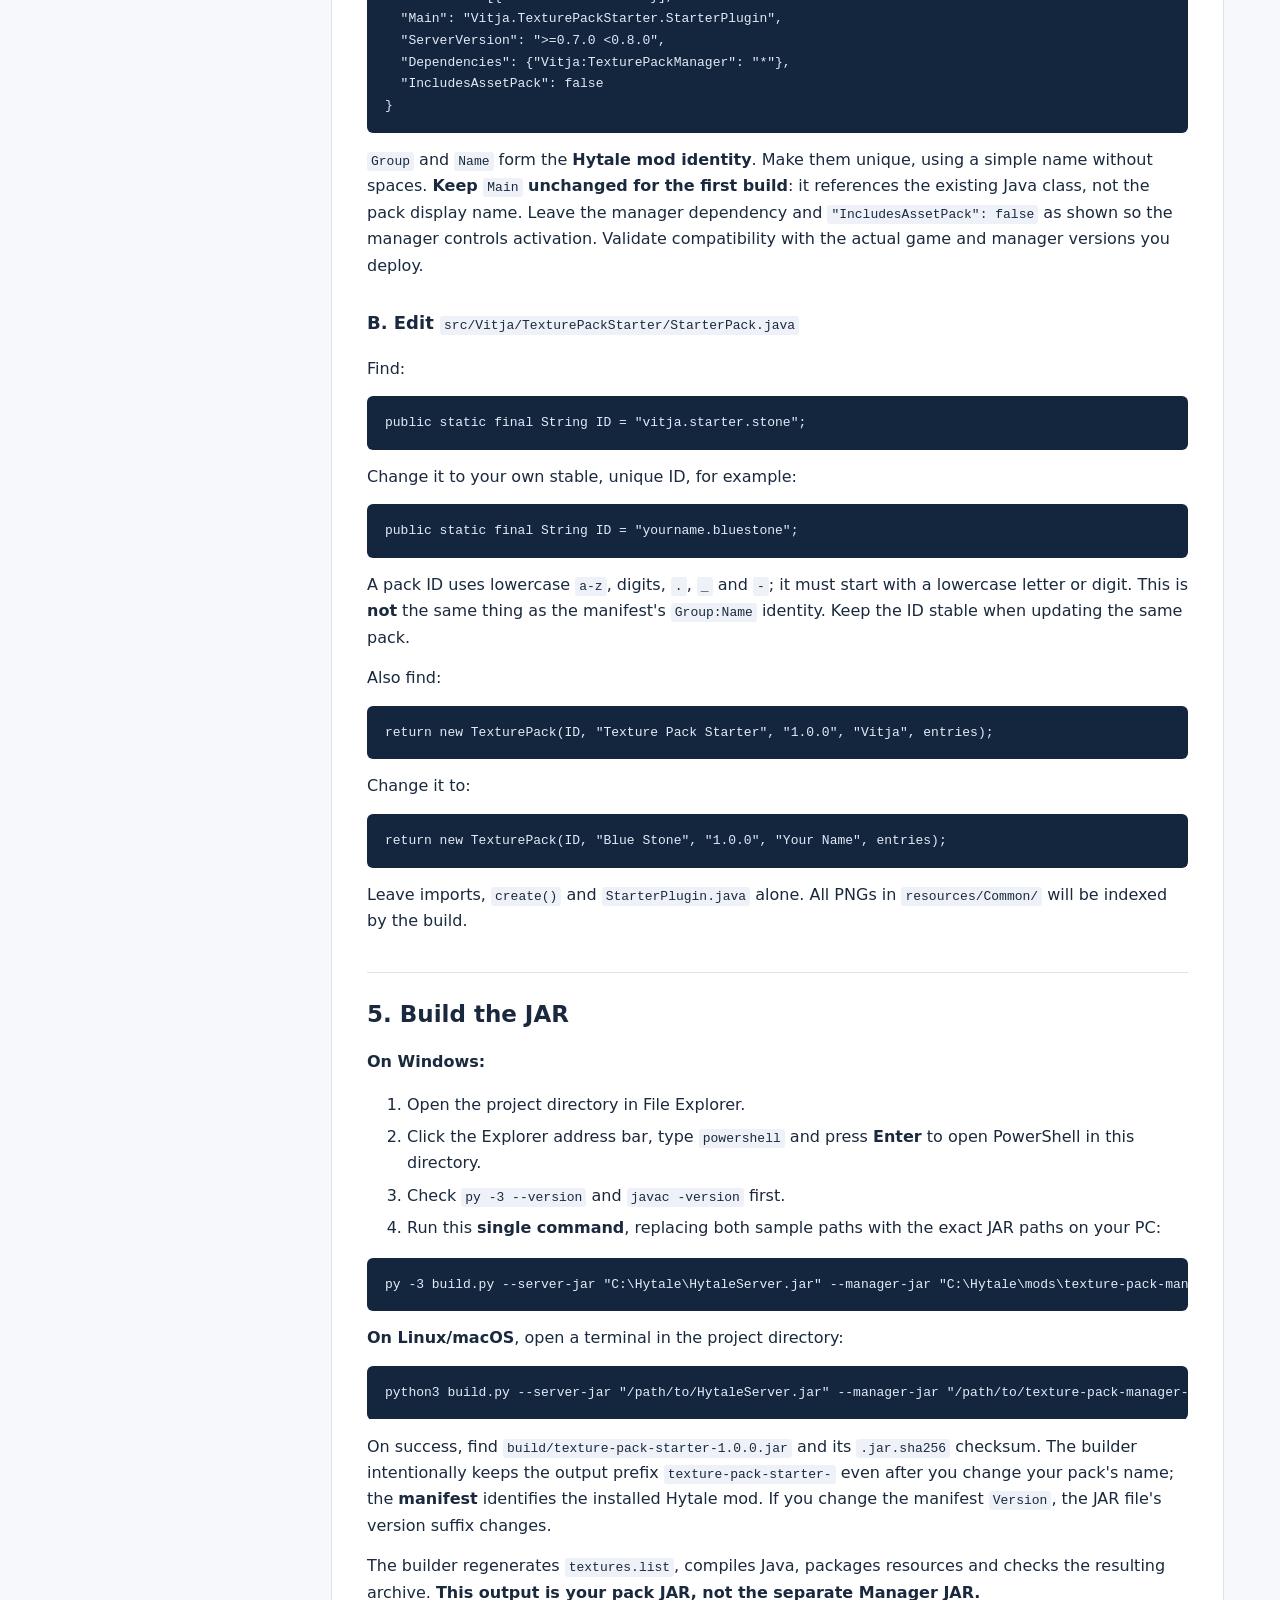
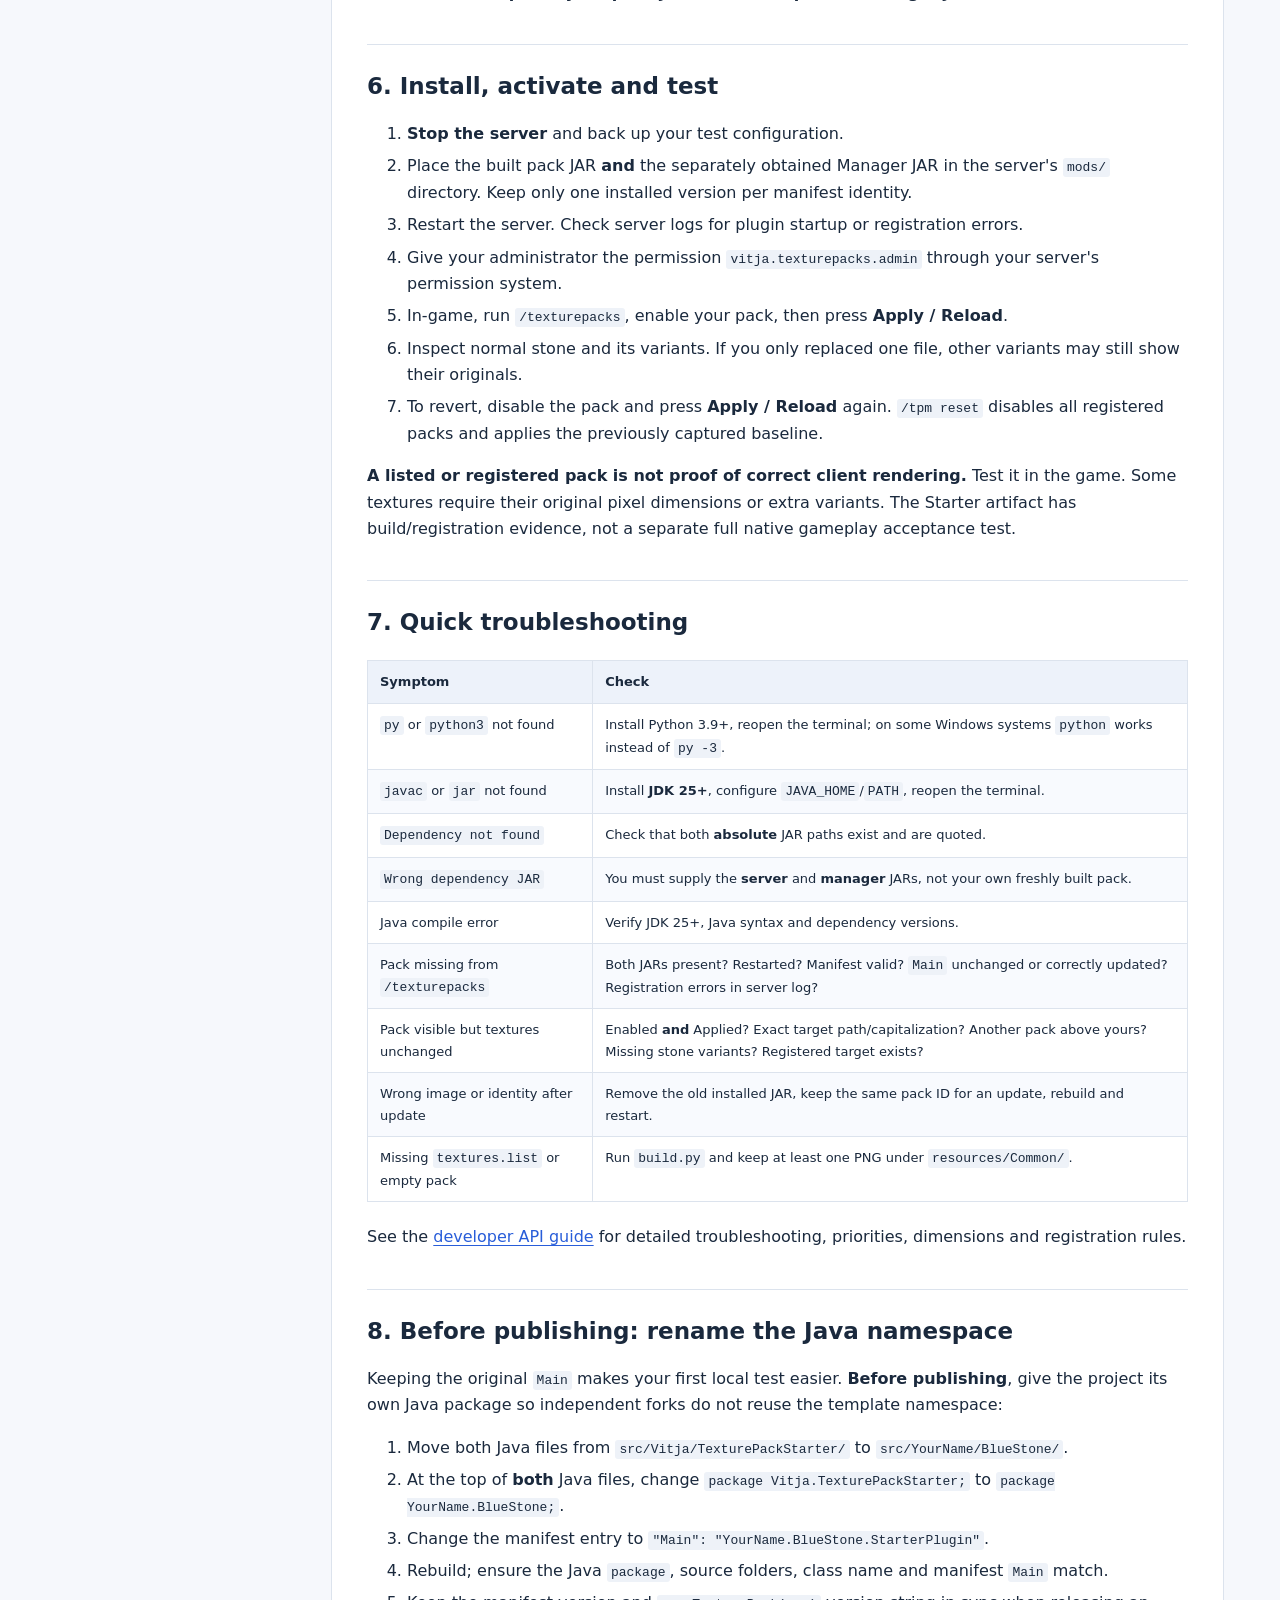
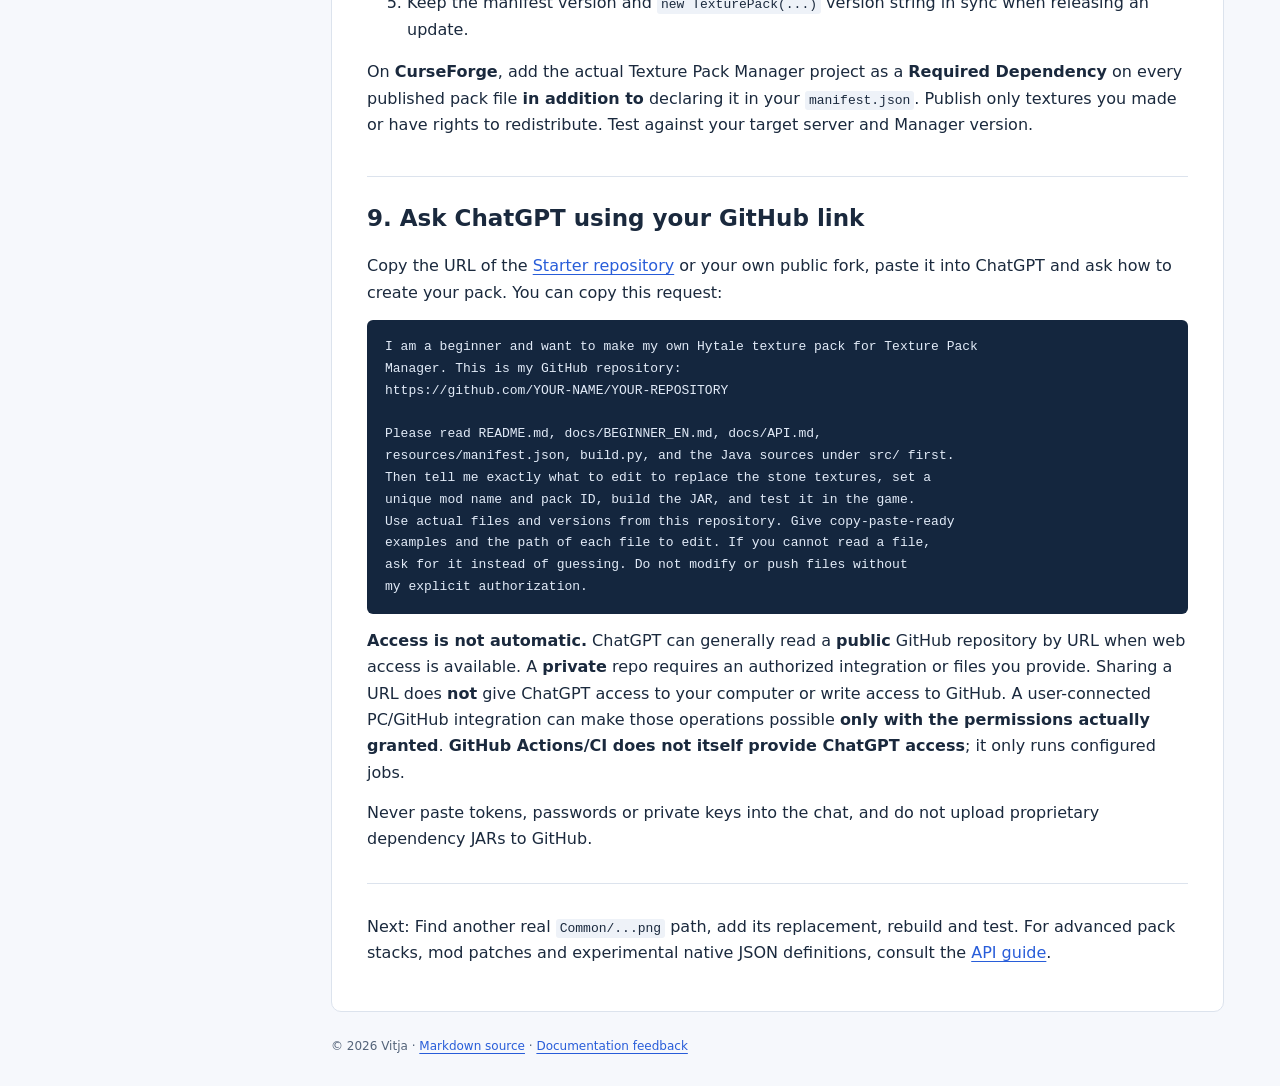
<file: docs/beginner-en.html>
<!doctype html>
<html lang="en"><head><meta charset="utf-8"><meta name="viewport" content="width=device-width, initial-scale=1">
<meta name="description" content="Step by step: replace images, give your pack a unique identity, build the JAR and test it on a server.">
<title>Your first Hytale texture pack</title><link rel="stylesheet" href="style.css"></head>
<body><a class="skip" href="#guide">Your first Hytale texture pack</a>
<aside><a class="brand" href="index.html">Texture Pack<br><strong>Manager</strong></a><p class="version">BEGINNER GUIDE · API v1</p>
<nav aria-label="Guide sections"><a href="#1-prepare-your-tools">1. Prepare your tools</a><a href="#2-download-and-open-the-project">2. Download and open the project</a><a href="#3-replace-the-stone-image">3. Replace the stone image</a><a href="#4-give-the-pack-a-new-name-and-id">4. Give the pack a new name and ID</a><a href="#5-build-the-jar">5. Build the JAR</a><a href="#6-install-activate-and-test">6. Install, activate and test</a><a href="#7-quick-troubleshooting">7. Quick troubleshooting</a><a href="#8-before-publishing-rename-the-java-namespace">8. Before publishing: rename the Java namespace</a><a href="#9-ask-chatgpt-using-your-github-link">9. Ask ChatGPT using your GitHub link</a></nav>
<div class="side-links"><a href="index.html">Back to the API guide</a><a href="beginner-de.html">Deutsche Anleitung</a><a href="https://github.com/Vltja/texture-pack-manager-examples">GitHub source ↗</a></div></aside>
<main><header class="intro"><p class="eyebrow">TEXTURE PACK MANAGER · STARTER</p><h1>Your first Hytale texture pack</h1>
<p>Step by step: replace images, give your pack a unique identity, build the JAR and test it on a server.</p>
<div class="actions"><a class="primary" href="https://github.com/Vltja/texture-pack-manager-examples/archive/refs/heads/main.zip">Source ZIP herunterladen / Download source</a>
<a href="index.html">Back to the API guide</a><a href="beginner-de.html">Deutsche Anleitung</a></div></header>
<article id="guide"><h1 id="your-first-hytale-texture-pack--beginner-guide">Your first Hytale texture pack — beginner guide</h1>
<p><strong>For Texture Pack Manager 0.3.1 / API v1 and the <a href="https://github.com/Vltja/texture-pack-manager-examples">Starter repository</a>.</strong> You do not need previous Java experience: change a few files and your own PNGs, then use the included builder. This guide is based on <strong>Hytale 0.7.7</strong> and does not promise compatibility with later versions.</p>
<p><strong>Goal:</strong> Replace a stone texture, build your own <code>.jar</code> mod, install it on a Hytale server, and turn it on or off with <code>/texturepacks</code>.</p>
<blockquote>
<p><strong>Know the difference:</strong> This is a <strong>server-side Java mod</strong>, not a ZIP resource pack you place in a client folder. Texture Pack Manager is installed <strong>separately</strong> on the server. One administrator-selected pack stack applies to all players; per-player pack selection is not currently available.</p>
</blockquote>
<h2 id="1-prepare-your-tools">1. Prepare your tools</h2>
<table>
<thead>
<tr>
<th>You need</th>
<th>Why</th>
<th>How to check or obtain</th>
</tr>
</thead>
<tbody>
<tr>
<td><strong>Starter source</strong></td>
<td>Your editable template</td>
<td>Open the <a href="https://github.com/Vltja/texture-pack-manager-examples">repository</a>, select <strong>Code → Download ZIP</strong>, then extract it. No Git account or command line required.</td>
</tr>
<tr>
<td><strong>Python 3.9+</strong></td>
<td>Runs the included build script</td>
<td>Windows: <code>py -3 --version</code>. Linux/macOS: <code>python3 --version</code>.</td>
</tr>
<tr>
<td><strong>JDK 25+</strong></td>
<td>Compiles the Java mod</td>
<td>Check <code>javac -version</code> and <code>jar --version</code>. Install a <strong>JDK</strong>, not only a Java runtime (JRE).</td>
</tr>
<tr>
<td><strong>HytaleServer.jar</strong></td>
<td>Compile-time dependency</td>
<td>Obtain from your own server setup or the <a href="https://support.hytale.com/hc/en-us/articles/45326769420827-Hytale-Server-Manual">official server manual</a>.</td>
</tr>
<tr>
<td><strong>Texture Pack Manager 0.3.1 JAR</strong></td>
<td>Another compile-time dependency and the runtime manager</td>
<td>Obtain separately from the <a href="https://www.curseforge.com/hytale/mods/texture-pack-manager">CurseForge project</a>, when the required release is available.</td>
</tr>
<tr>
<td><strong>PNG editor and test server</strong></td>
<td>Create images and verify results</td>
<td>Use an editor of your choice and a server on which you can install mods and manage permissions.</td>
</tr>
</tbody>
</table>
<p>You <strong>do not</strong> need Gradle, Maven, an IDE, GitHub Actions, or additional Python packages to build the mod. The two dependency JARs stay on <strong>your machine</strong> and must <strong>not</strong> be uploaded to a public repository or bundled into your pack JAR.</p>
<h2 id="2-download-and-open-the-project">2. Download and open the project</h2>
<ol>
<li>Open <a href="https://github.com/Vltja/texture-pack-manager-examples">texture-pack-manager-examples</a>.</li>
<li>Click <strong>Code → Download ZIP</strong> for the latest source on <code>main</code>. Do <strong>not</strong> use the precompiled demo JAR when you want to customize the source.</li>
<li>Extract the ZIP, for example into <code>C:\TexturePacks\MyPack\</code>.</li>
<li>Open the folder that actually contains <code>build.py</code> and <code>README.md</code>.</li>
<li>Open <code>.java</code> and <code>.json</code> files in a text editor; open <code>.png</code> files in an image editor.</li>
</ol>
<p>Relevant starter files:</p>
<pre><code class="language-text">MyPack/
├── build.py
├── resources/
│   ├── manifest.json
│   └── Common/
│       └── BlockTextures/
│           ├── Rock_Stone.png
│           ├── Rock_Stone_2.png
│           └── Rock_Stone_3.png
└── src/
    └── Vitja/
        └── TexturePackStarter/
            ├── StarterPack.java
            └── StarterPlugin.java
</code></pre>
<p><code>StarterPlugin.java</code> already registers the pack with the manager; leave it unchanged for your first test.</p>
<h2 id="3-replace-the-stone-image">3. Replace the stone image</h2>
<ol>
<li>Open <code>resources/Common/BlockTextures/Rock_Stone.png</code>.</li>
<li>Draw your stone texture. <strong>For the first attempt, preserve the original image dimensions, alpha and layout.</strong></li>
<li>Save it as a <strong>PNG</strong>, replacing <code>Rock_Stone.png</code> in the same directory with the same spelling and capitalization.</li>
<li>The example includes <code>Rock_Stone_2.png</code> and <code>Rock_Stone_3.png</code>. Replace those as well to cover the example's other stone variants. <strong>Remove unwanted diagnostic images before publishing</strong> or they will also be included.</li>
</ol>
<p>The source file <code>resources/Common/BlockTextures/Rock_Stone.png</code> becomes the JAR resource <code>Common/BlockTextures/Rock_Stone.png</code>. Its API target is <code>BlockTextures/Rock_Stone.png</code> (<strong>without <code>Common/</code></strong>).</p>
<p><strong>Want to replace a different texture?</strong> First find its <strong>real <code>Common/...png</code> path</strong> in the game assets for the Hytale version you support. Recreate that exact path inside <code>resources/Common/</code>, including letter case, and remove demo images you do not want to ship. The build regenerates <code>resources/textures.list</code> automatically from <strong>all PNGs</strong> beneath that directory. Do <strong>not</strong> manually edit the list. The manager replaces existing registered image paths; it does not create new game objects from arbitrary filenames.</p>
<h2 id="4-give-the-pack-a-new-name-and-id">4. Give the pack a new name and ID</h2>
<p>For your first local test you only need to edit <strong>two text files</strong>.</p>
<h3 id="a-edit-resourcesmanifestjson">A. Edit <code>resources/manifest.json</code></h3>
<p>Use your own values for <code>Group</code>, <code>Name</code>, <code>Description</code> and <code>Authors</code>:</p>
<pre><code class="language-json">{
  &quot;Group&quot;: &quot;YourName&quot;,
  &quot;Name&quot;: &quot;BlueStone&quot;,
  &quot;Version&quot;: &quot;1.0.0&quot;,
  &quot;Description&quot;: &quot;My custom stone textures.&quot;,
  &quot;Authors&quot;: [{&quot;Name&quot;: &quot;Your Name&quot;}],
  &quot;Main&quot;: &quot;Vitja.TexturePackStarter.StarterPlugin&quot;,
  &quot;ServerVersion&quot;: &quot;&gt;=0.7.0 &lt;0.8.0&quot;,
  &quot;Dependencies&quot;: {&quot;Vitja:TexturePackManager&quot;: &quot;*&quot;},
  &quot;IncludesAssetPack&quot;: false
}
</code></pre>
<p><code>Group</code> and <code>Name</code> form the <strong>Hytale mod identity</strong>. Make them unique, using a simple name without spaces. <strong>Keep <code>Main</code> unchanged for the first build</strong>: it references the existing Java class, not the pack display name. Leave the manager dependency and <code>&quot;IncludesAssetPack&quot;: false</code> as shown so the manager controls activation. Validate compatibility with the actual game and manager versions you deploy.</p>
<h3 id="b-edit-srcvitjatexturepackstarterstarterpackjava">B. Edit <code>src/Vitja/TexturePackStarter/StarterPack.java</code></h3>
<p>Find:</p>
<pre><code class="language-java">public static final String ID = &quot;vitja.starter.stone&quot;;
</code></pre>
<p>Change it to your own stable, unique ID, for example:</p>
<pre><code class="language-java">public static final String ID = &quot;yourname.bluestone&quot;;
</code></pre>
<p>A pack ID uses lowercase <code>a-z</code>, digits, <code>.</code>, <code>_</code> and <code>-</code>; it must start with a lowercase letter or digit. This is <strong>not</strong> the same thing as the manifest's <code>Group:Name</code> identity. Keep the ID stable when updating the same pack.</p>
<p>Also find:</p>
<pre><code class="language-java">return new TexturePack(ID, &quot;Texture Pack Starter&quot;, &quot;1.0.0&quot;, &quot;Vitja&quot;, entries);
</code></pre>
<p>Change it to:</p>
<pre><code class="language-java">return new TexturePack(ID, &quot;Blue Stone&quot;, &quot;1.0.0&quot;, &quot;Your Name&quot;, entries);
</code></pre>
<p>Leave imports, <code>create()</code> and <code>StarterPlugin.java</code> alone. All PNGs in <code>resources/Common/</code> will be indexed by the build.</p>
<h2 id="5-build-the-jar">5. Build the JAR</h2>
<p><strong>On Windows:</strong></p>
<ol>
<li>Open the project directory in File Explorer.</li>
<li>Click the Explorer address bar, type <code>powershell</code> and press <strong>Enter</strong> to open PowerShell in this directory.</li>
<li>Check <code>py -3 --version</code> and <code>javac -version</code> first.</li>
<li>Run this <strong>single command</strong>, replacing both sample paths with the exact JAR paths on your PC:</li>
</ol>
<pre><code class="language-powershell">py -3 build.py --server-jar &quot;C:\Hytale\HytaleServer.jar&quot; --manager-jar &quot;C:\Hytale\mods\texture-pack-manager-0.3.1.jar&quot;
</code></pre>
<p><strong>On Linux/macOS</strong>, open a terminal in the project directory:</p>
<pre><code class="language-sh">python3 build.py --server-jar &quot;/path/to/HytaleServer.jar&quot; --manager-jar &quot;/path/to/texture-pack-manager-0.3.1.jar&quot;
</code></pre>
<p>On success, find <code>build/texture-pack-starter-1.0.0.jar</code> and its <code>.jar.sha256</code> checksum. The builder intentionally keeps the output prefix <code>texture-pack-starter-</code> even after you change your pack's name; the <strong>manifest</strong> identifies the installed Hytale mod. If you change the manifest <code>Version</code>, the JAR file's version suffix changes.</p>
<p>The builder regenerates <code>textures.list</code>, compiles Java, packages resources and checks the resulting archive. <strong>This output is your pack JAR, not the separate Manager JAR.</strong></p>
<h2 id="6-install-activate-and-test">6. Install, activate and test</h2>
<ol>
<li><strong>Stop the server</strong> and back up your test configuration.</li>
<li>Place the built pack JAR <strong>and</strong> the separately obtained Manager JAR in the server's <code>mods/</code> directory. Keep only one installed version per manifest identity.</li>
<li>Restart the server. Check server logs for plugin startup or registration errors.</li>
<li>Give your administrator the permission <code>vitja.texturepacks.admin</code> through your server's permission system.</li>
<li>In-game, run <code>/texturepacks</code>, enable your pack, then press <strong>Apply / Reload</strong>.</li>
<li>Inspect normal stone and its variants. If you only replaced one file, other variants may still show their originals.</li>
<li>To revert, disable the pack and press <strong>Apply / Reload</strong> again. <code>/tpm reset</code> disables all registered packs and applies the previously captured baseline.</li>
</ol>
<p><strong>A listed or registered pack is not proof of correct client rendering.</strong> Test it in the game. Some textures require their original pixel dimensions or extra variants. The Starter artifact has build/registration evidence, not a separate full native gameplay acceptance test.</p>
<h2 id="7-quick-troubleshooting">7. Quick troubleshooting</h2>
<table>
<thead>
<tr>
<th>Symptom</th>
<th>Check</th>
</tr>
</thead>
<tbody>
<tr>
<td><code>py</code> or <code>python3</code> not found</td>
<td>Install Python 3.9+, reopen the terminal; on some Windows systems <code>python</code> works instead of <code>py -3</code>.</td>
</tr>
<tr>
<td><code>javac</code> or <code>jar</code> not found</td>
<td>Install <strong>JDK 25+</strong>, configure <code>JAVA_HOME</code>/<code>PATH</code>, reopen the terminal.</td>
</tr>
<tr>
<td><code>Dependency not found</code></td>
<td>Check that both <strong>absolute</strong> JAR paths exist and are quoted.</td>
</tr>
<tr>
<td><code>Wrong dependency JAR</code></td>
<td>You must supply the <strong>server</strong> and <strong>manager</strong> JARs, not your own freshly built pack.</td>
</tr>
<tr>
<td>Java compile error</td>
<td>Verify JDK 25+, Java syntax and dependency versions.</td>
</tr>
<tr>
<td>Pack missing from <code>/texturepacks</code></td>
<td>Both JARs present? Restarted? Manifest valid? <code>Main</code> unchanged or correctly updated? Registration errors in server log?</td>
</tr>
<tr>
<td>Pack visible but textures unchanged</td>
<td>Enabled <strong>and</strong> Applied? Exact target path/capitalization? Another pack above yours? Missing stone variants? Registered target exists?</td>
</tr>
<tr>
<td>Wrong image or identity after update</td>
<td>Remove the old installed JAR, keep the same pack ID for an update, rebuild and restart.</td>
</tr>
<tr>
<td>Missing <code>textures.list</code> or empty pack</td>
<td>Run <code>build.py</code> and keep at least one PNG under <code>resources/Common/</code>.</td>
</tr>
</tbody>
</table>
<p>See the <a href="index.html">developer API guide</a> for detailed troubleshooting, priorities, dimensions and registration rules.</p>
<h2 id="8-before-publishing-rename-the-java-namespace">8. Before publishing: rename the Java namespace</h2>
<p>Keeping the original <code>Main</code> makes your first local test easier. <strong>Before publishing</strong>, give the project its own Java package so independent forks do not reuse the template namespace:</p>
<ol>
<li>Move both Java files from <code>src/Vitja/TexturePackStarter/</code> to <code>src/YourName/BlueStone/</code>.</li>
<li>At the top of <strong>both</strong> Java files, change <code>package Vitja.TexturePackStarter;</code> to <code>package YourName.BlueStone;</code>.</li>
<li>Change the manifest entry to <code>&quot;Main&quot;: &quot;YourName.BlueStone.StarterPlugin&quot;</code>.</li>
<li>Rebuild; ensure the Java <code>package</code>, source folders, class name and manifest <code>Main</code> match.</li>
<li>Keep the manifest version and <code>new TexturePack(...)</code> version string in sync when releasing an update.</li>
</ol>
<p>On <strong>CurseForge</strong>, add the actual Texture Pack Manager project as a <strong>Required Dependency</strong> on every published pack file <strong>in addition to</strong> declaring it in your <code>manifest.json</code>. Publish only textures you made or have rights to redistribute. Test against your target server and Manager version.</p>
<h2 id="9-ask-chatgpt-using-your-github-link">9. Ask ChatGPT using your GitHub link</h2>
<p>Copy the URL of the <a href="https://github.com/Vltja/texture-pack-manager-examples">Starter repository</a> or your own public fork, paste it into ChatGPT and ask how to create your pack. You can copy this request:</p>
<pre><code class="language-text">I am a beginner and want to make my own Hytale texture pack for Texture Pack
Manager. This is my GitHub repository:
https://github.com/YOUR-NAME/YOUR-REPOSITORY

Please read README.md, docs/BEGINNER_EN.md, docs/API.md,
resources/manifest.json, build.py, and the Java sources under src/ first.
Then tell me exactly what to edit to replace the stone textures, set a
unique mod name and pack ID, build the JAR, and test it in the game.
Use actual files and versions from this repository. Give copy-paste-ready
examples and the path of each file to edit. If you cannot read a file,
ask for it instead of guessing. Do not modify or push files without
my explicit authorization.
</code></pre>
<p><strong>Access is not automatic.</strong> ChatGPT can generally read a <strong>public</strong> GitHub repository by URL when web access is available. A <strong>private</strong> repo requires an authorized integration or files you provide. Sharing a URL does <strong>not</strong> give ChatGPT access to your computer or write access to GitHub. A user-connected PC/GitHub integration can make those operations possible <strong>only with the permissions actually granted</strong>. <strong>GitHub Actions/CI does not itself provide ChatGPT access</strong>; it only runs configured jobs.</p>
<p>Never paste tokens, passwords or private keys into the chat, and do not upload proprietary dependency JARs to GitHub.</p>
<hr />
<p>Next: Find another real <code>Common/...png</code> path, add its replacement, rebuild and test. For advanced pack stacks, mod patches and experimental native JSON definitions, consult the <a href="index.html">API guide</a>.</p>
</article>
<footer>© 2026 Vitja · <a href="https://github.com/Vltja/texture-pack-manager-examples/blob/main/docs/BEGINNER_EN.md">Markdown source</a> · <a href="https://github.com/Vltja/texture-pack-manager-examples/issues">Documentation feedback</a></footer>
</main></body></html>
</file>
<file: docs/style.css>
:root{color-scheme:light;--ink:#1a293d;--muted:#536379;--blue:#285dd9;--border:#dce3ed;--paper:#fff;scroll-behavior:smooth}
*{box-sizing:border-box}body{margin:0;font:16px/1.65 system-ui,-apple-system,BlinkMacSystemFont,"Segoe UI",sans-serif;color:var(--ink);background:#f6f8fc}a{color:var(--blue);text-underline-offset:3px}a:hover{text-decoration-thickness:2px}a:focus-visible{outline:3px solid #f4bc46;outline-offset:4px}.skip{position:fixed;top:-100px;left:15px;z-index:5;background:#fff;padding:12px}.skip:focus{top:10px}
aside{position:fixed;inset:0 auto 0 0;width:275px;background:#14263e;color:#d0daea;padding:33px 23px;overflow:auto}aside a{color:inherit}.brand{display:block;font-size:25px;line-height:1.25;letter-spacing:-.5px;color:#fff;text-decoration:none}.version{font-size:11px;letter-spacing:1.5px;color:#a4b9d6;margin:18px 0 25px}nav a{display:block;text-decoration:none;font-size:13px;padding:7px 9px;border-left:2px solid #334962;margin:3px 0}nav a:hover,nav a:focus{background:#203954;color:#fff;border-color:#78a9ff}.side-links{margin-top:28px;padding-top:18px;border-top:1px solid #334962}.side-links a{display:block;font-size:12px;margin:8px 0}
main{margin-left:275px;max-width:1250px;padding:42px 56px 24px}.intro{border-bottom:1px solid var(--border);padding-bottom:32px;margin-bottom:38px}.eyebrow{font-size:11px;font-weight:700;letter-spacing:1.8px;color:var(--blue)}.intro h1{font-size:clamp(30px,4vw,47px);line-height:1.12;letter-spacing:-1.5px;margin:15px 0 19px}.intro>p{max-width:710px}.actions{display:flex;flex-wrap:wrap;gap:12px;margin:24px 0}.actions a{padding:11px 16px;border:1px solid #b8c8e4;border-radius:7px;text-decoration:none;background:#fff;font-weight:600;font-size:14px}.actions .primary{background:var(--blue);border-color:var(--blue);color:#fff}.notice{font-size:13px;color:var(--muted)}article{background:var(--paper);border:1px solid var(--border);border-radius:10px;padding:30px 35px}article h1{font-size:28px;line-height:1.25}article h2{font-size:23px;line-height:1.3;border-top:1px solid var(--border);padding-top:27px;margin-top:38px;scroll-margin-top:22px}article h3{font-size:18px;margin-top:29px;scroll-margin-top:22px}article h4{font-size:16px}p{margin:14px 0}li{margin:6px 0}code{font:13px/1.6 ui-monospace,SFMono-Regular,Consolas,monospace;background:#eef2f8;border-radius:3px;padding:2px 4px;overflow-wrap:anywhere}pre{padding:16px 18px;background:#14263e;color:#e2ebf8;border-radius:6px;overflow:auto;font-size:13px}pre code{background:none;padding:0;color:inherit;overflow-wrap:normal}table{display:block;width:100%;overflow:auto;border-collapse:collapse;font-size:13px;margin:22px 0}th,td{border:1px solid var(--border);padding:10px 12px;text-align:left;vertical-align:top;min-width:135px}th{background:#edf2fa}tr:nth-child(even){background:#f8fafe}blockquote{margin-left:0;border-left:3px solid var(--blue);padding:3px 18px;background:#f3f6fc}hr{border:0;border-top:1px solid var(--border);margin:30px 0}footer{font-size:12px;color:var(--muted);margin-top:25px;padding-bottom:16px}
@media(max-width:950px){aside{width:230px;padding:25px 16px}main{margin-left:230px;padding:28px 22px}article{padding:23px}.actions a{font-size:13px}}@media(max-width:700px){aside{position:static;width:auto;padding:22px}.brand br{display:none}.brand strong{margin-left:6px}nav{display:none}.version{margin-bottom:6px}.side-links{margin-top:12px;padding-top:8px;display:flex;gap:18px;flex-wrap:wrap}main{margin:0;padding:24px 14px}.intro{padding:0 8px 24px}.intro h1{letter-spacing:-.8px}article{padding:19px 17px}article h1{font-size:24px}article h2{font-size:21px}table{font-size:12px}.actions{gap:9px}.actions a{padding:10px 12px}}
@media(prefers-reduced-motion:reduce){:root{scroll-behavior:auto}}
</file>
